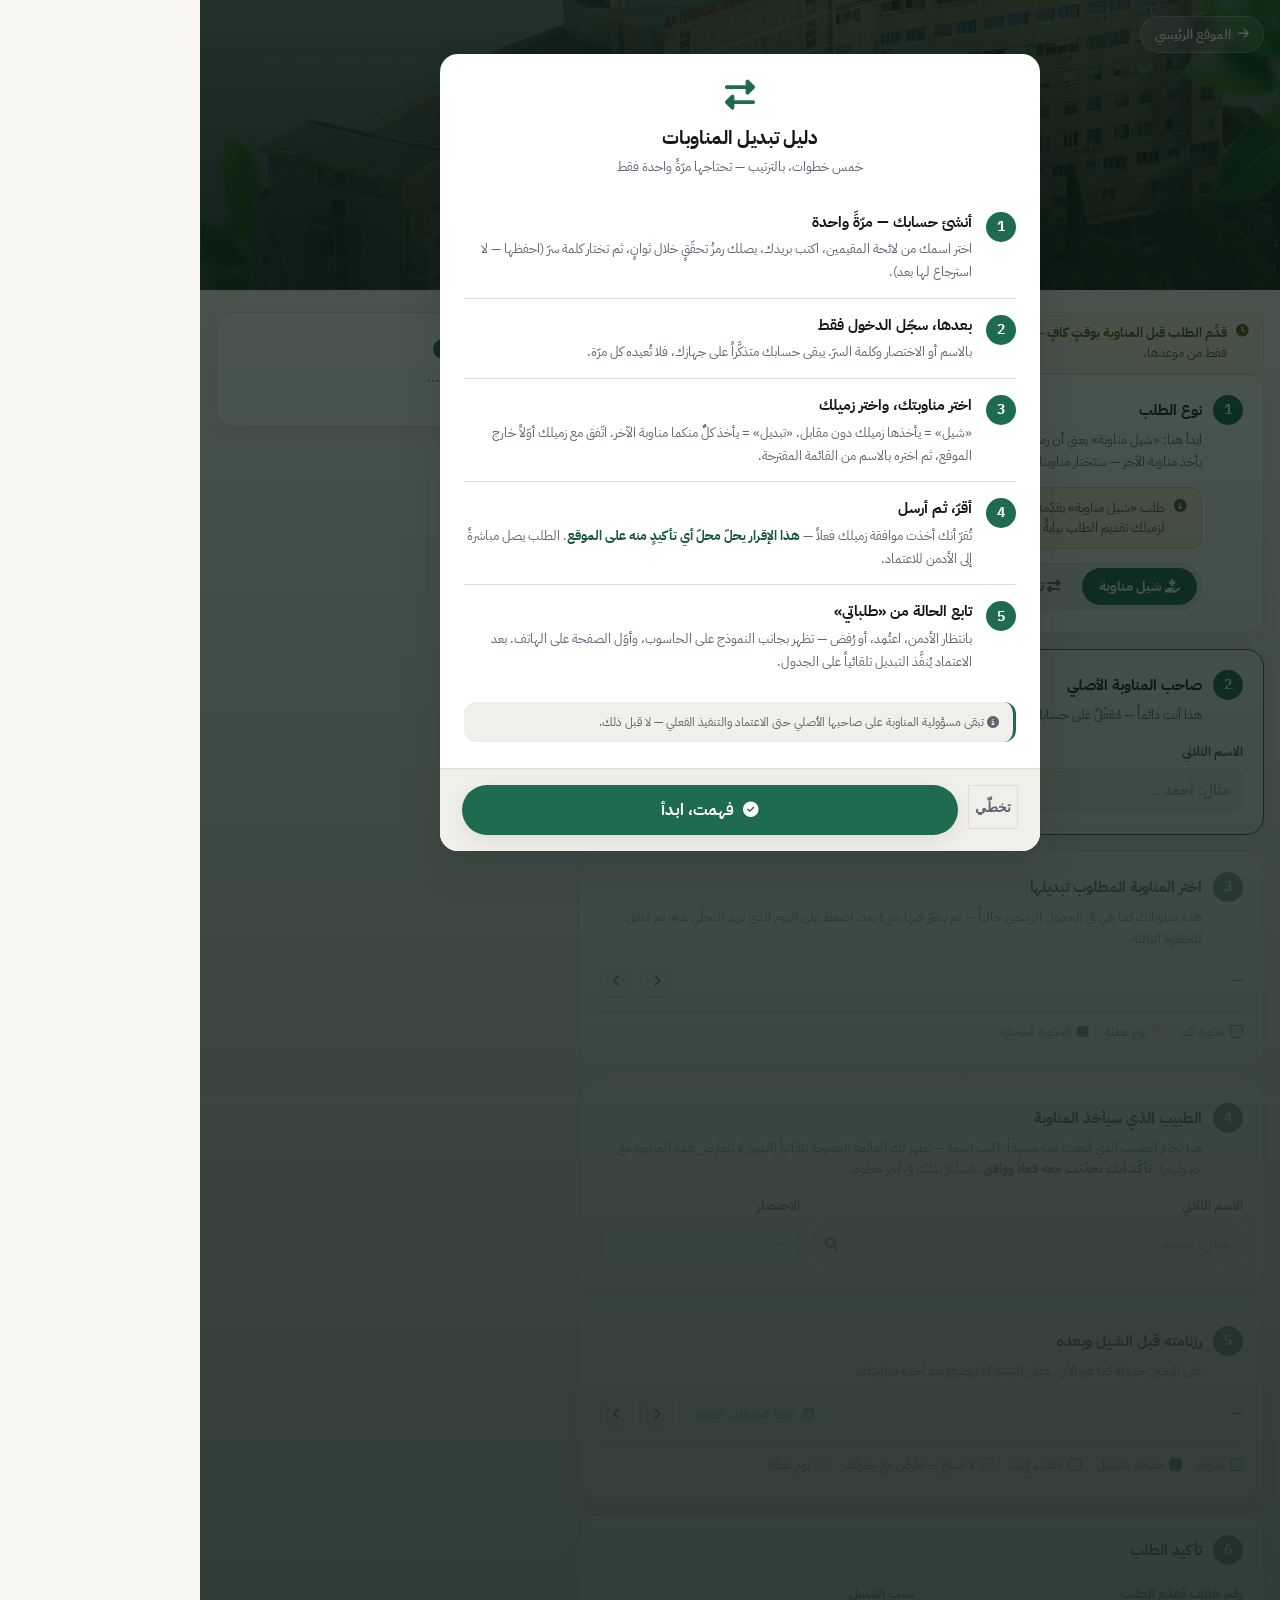
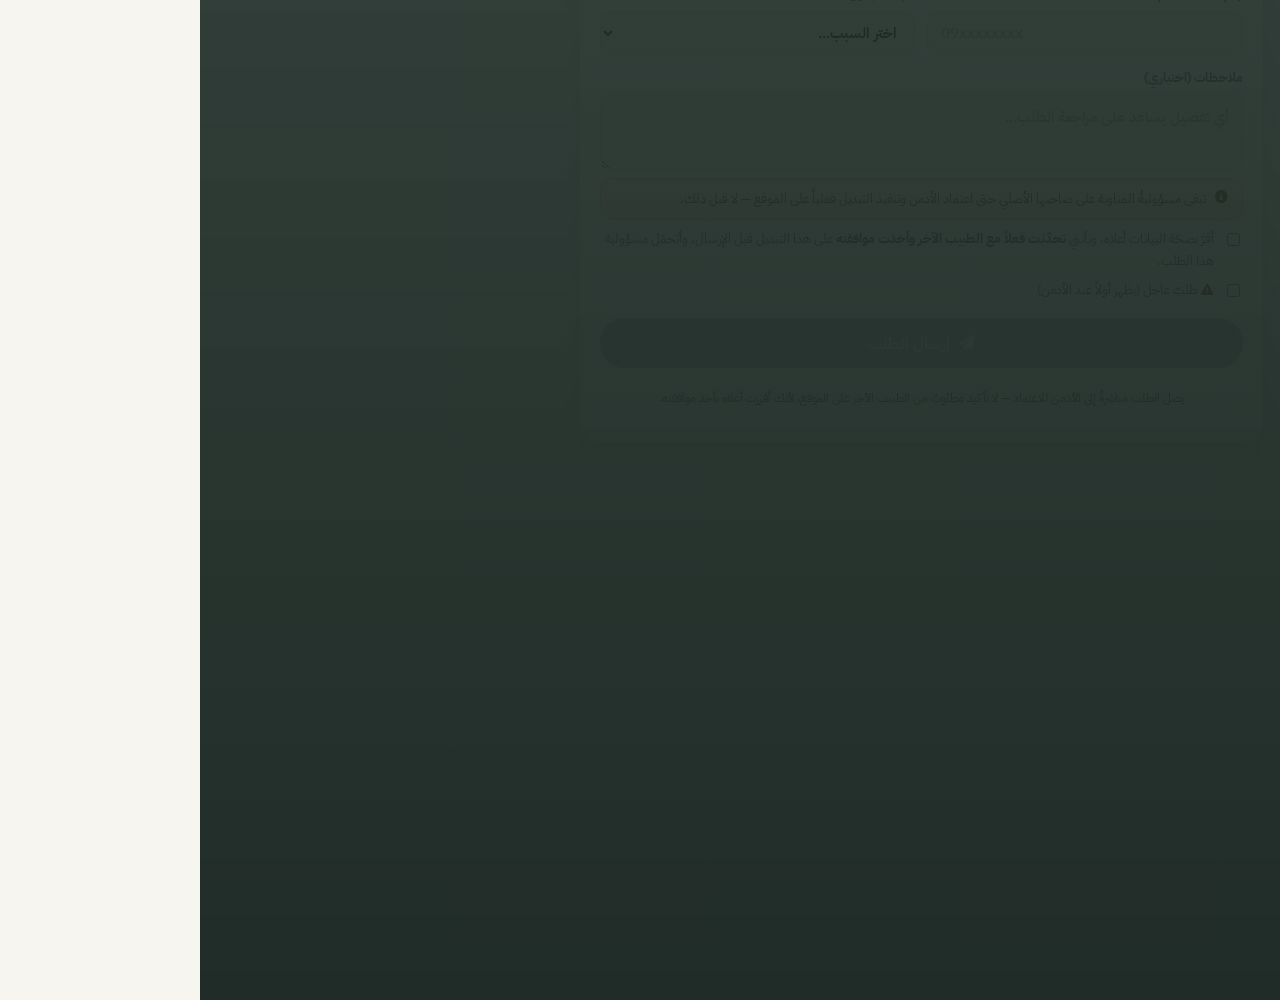
<file: _shot.html>
<!doctype html><html lang="ar" dir="rtl"><head><meta charset="utf-8">
<style>html,body{margin:0;background:#f7f5f0;overflow:hidden}
iframe{width:1080px;height:2600px;border:0;display:block;transform-origin:top right}</style></head>
<body><iframe id="f" src="swap.html?from=%D9%8A%D9%88%D8%B2%D8%BA%D8%A7%D8%AF%D9%84%D9%8A"></iframe>
<script>
const P = new URLSearchParams(location.search);
const step = P.get('step') || '1';
const wait = ms => new Promise(r => setTimeout(r, ms));
const f = document.getElementById('f');
f.onload = async () => {
  const w = f.contentWindow, d = f.contentDocument;
  for (let i=0;i<80 && d.getElementById('form').hidden;i++) await wait(400);
  await wait(700);
  const $ = id => d.getElementById(id);
  const q = s => d.querySelector(s);
  const pick = () => d.querySelectorAll('#cal1 .day.pick')[0].click();

  if (step >= 2) { pick(); await wait(500); }
  if (step >= 3) { q('[data-kind="تبديل"]').click(); await wait(900); }
  if (step >= 4) { $('stripOk').click(); await wait(900); }
  if (step >= 5) { $('stripOk').click(); await wait(500); q('.cand').click(); await wait(900); }
  if (step >= 6) { const g = q('.ba-side .day.swappable') || q('#cal2 .day.swappable'); if (g) g.click(); await wait(700); }
  if (step == 7) { q('[data-kind="شيل"]').click(); await wait(800); q('.cand').click(); await wait(900); }

  // frame the section this step is about
  const anchors = {1:'#s2',2:'#s3',3:'#s4',4:'#s4',5:'#s5',6:'#s6',7:'#s5'};
  const el = d.querySelector(anchors[step] || '#s2');
  if (el) w.scrollTo(0, Math.max(0, el.getBoundingClientRect().top + w.scrollY - 20));
  await wait(500);
  document.title = 'READY';
};
</script></body></html>
</file>
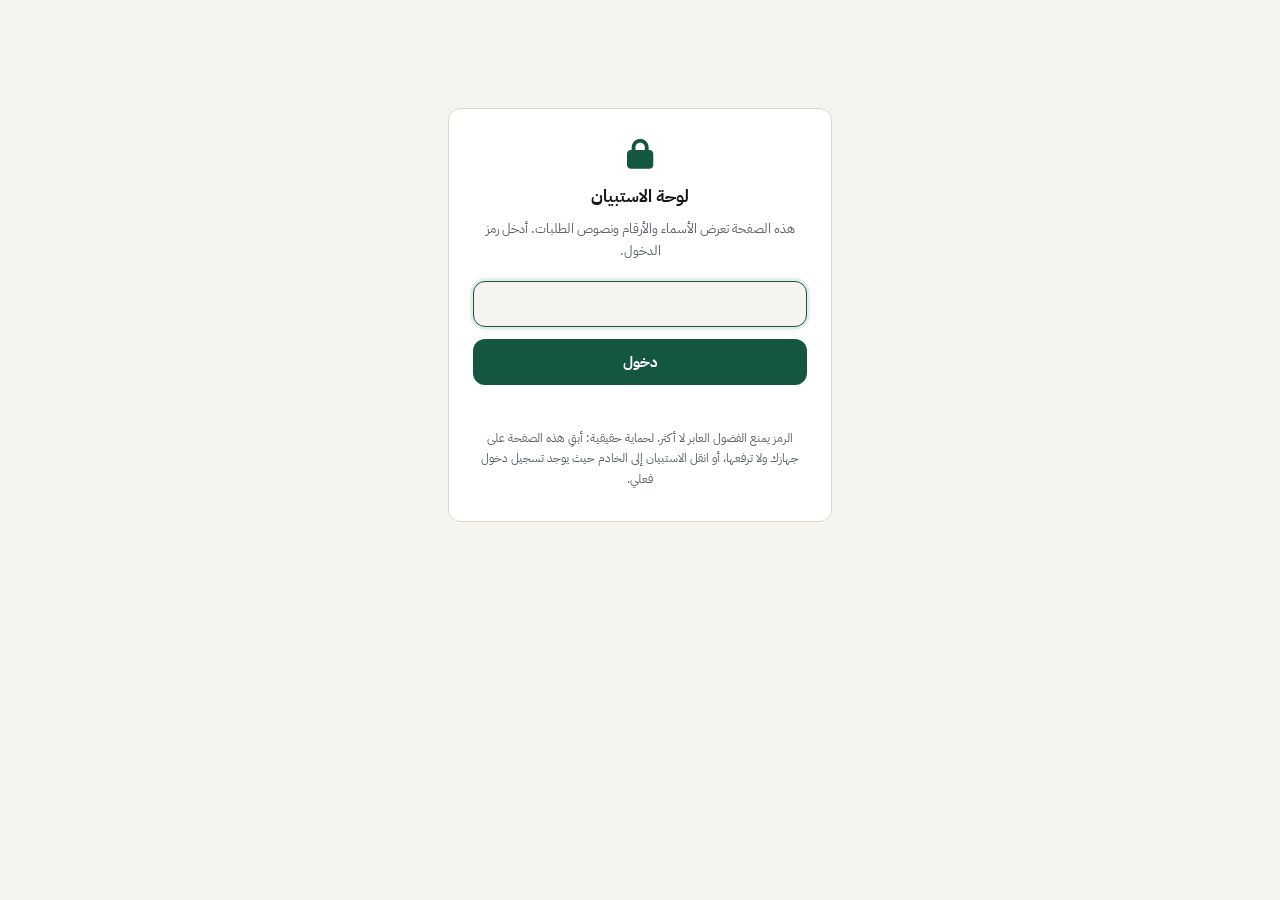
<file: survey-admin.html>
<!DOCTYPE html>
<html lang="ar" dir="rtl">
<head>
<meta charset="UTF-8">
<meta name="viewport" content="width=device-width,initial-scale=1.0">
<meta http-equiv="Cache-Control" content="no-cache, no-store, must-revalidate">
<meta name="robots" content="noindex, nofollow, noarchive">
<title>لوحة الاستبيان — مسؤول الجدول</title>
<link rel="icon" type="image/x-icon" href="data:image/svg+xml,<svg xmlns='http://www.w3.org/2000/svg' viewBox='0 0 100 100'><text y='.9em' font-size='90'>🗂️</text></svg>">
<link rel="preconnect" href="https://fonts.googleapis.com">
<link rel="preconnect" href="https://fonts.gstatic.com" crossorigin>
<link rel="stylesheet" href="https://cdnjs.cloudflare.com/ajax/libs/font-awesome/6.4.0/css/all.min.css" media="print" onload="this.media='all'">
<link href="https://fonts.googleapis.com/css2?family=IBM+Plex+Sans+Arabic:wght@400;500;600;700&display=swap" rel="stylesheet">
<link rel="stylesheet" href="survey.css?v=__BUILD_ID__">
<script>
/* ─────────────────────────────────────────────────────────────────────────
   رمز الدخول. غيّره متى شئت — سطرٌ واحد.
   واعلم ما هو: **سترٌ لا أمان.** الصفحة تُقرأ في متصفّح الزائر، فمن فتح
   شيفرتها رأى الرمز. إن كانت الأسماء والأرقام لا يجوز أن تُرى، فلا تنشر هذه
   الصفحة على الإنترنت أصلاً: افتحها من جهازك (نقراً مزدوجاً على الملف)،
   فهي تعمل من القرص كما تعمل من الشبكة.
   اتركه فارغاً ('') لتعطيل البوّابة كلّها.
   ───────────────────────────────────────────────────────────────────────── */
window.SURVEY_ADMIN_CODE = '2026';
</script>
</head>
<body>

<div class="gate" id="gate">
  <div class="card">
    <i class="fas fa-lock lock"></i>
    <h2>لوحة الاستبيان</h2>
    <p>هذه الصفحة تعرض الأسماء والأرقام ونصوص الطلبات. أدخل رمز الدخول.</p>
    <form id="gateForm" autocomplete="off">
      <input id="gateInput" type="password" inputmode="numeric" autocomplete="off" aria-label="رمز الدخول">
      <button id="gateBtn" type="submit">دخول</button>
    </form>
    <div class="err" id="gateErr" role="alert"></div>
    <div class="note">
      الرمز يمنع الفضول العابر لا أكثر. لحماية حقيقية: أبقِ هذه الصفحة على جهازك
      ولا ترفعها، أو انقل الاستبيان إلى الخادم حيث يوجد تسجيل دخول فعلي.
    </div>
  </div>
</div>

<div id="page" hidden>
  <header class="hero">
    <img class="hero-bg" src="bg.webp?v=__BUILD_ID__" alt="" loading="eager"
         onerror="this.onerror=null;this.src='bg.png?v=__BUILD_ID__';">
    <div class="hero-tools">
      <button class="icon-btn" id="darkBtn" aria-label="تغيير الوضع الليلي"><i class="fas fa-moon" id="darkIcon"></i></button>
      <a class="icon-btn" href="survey.html" aria-label="الصفحة العامة" title="الصفحة العامة"><i class="fas fa-chart-simple"></i></a>
    </div>
    <div class="hero-kicker">خاص بمسؤول الجدول</div>
    <h1>لوحة الاستبيان الكاملة</h1>
    <div class="dept">الطلبات والتوصيات بأسمائها وأسبابها</div>
    <div class="hero-meta">
      <span class="hero-pill"><i class="fas fa-eye"></i> تعرض الأسماء وأرقام الهواتف</span>
      <button class="hero-pill" id="refreshBtn" type="button"><i class="fas fa-rotate"></i> تحديث</button>
    </div>
  </header>

  <main class="wrap">
    <div class="toolbar">
      <label for="monthPicker" style="font-size:12.6px;font-weight:700;color:var(--ink-2)">الشهر</label>
      <select class="picker" id="monthPicker" aria-label="اختيار الشهر"></select>
    </div>

    <div class="status" id="status" role="status" aria-live="polite"></div>
    <div id="content"></div>
  </main>

  <footer class="foot">
    <div class="privacy"><i class="fas fa-triangle-exclamation"></i> ما في هذه الصفحة شخصيّ — لا تُشارك لقطات شاشتها.</div>
    <div><a href="survey.html">الصفحة العامة</a> · <a href="index.html">موقع القسم</a></div>
  </footer>
</div>

<script src="js/core/namespace.js?v=__BUILD_ID__"></script>
<script src="js/core/storage.js?v=__BUILD_ID__"></script>
<script src="js/core/config.js?v=__BUILD_ID__"></script>
<script src="js/core/logger.js?v=__BUILD_ID__"></script>
<script src="js/core/text.js?v=__BUILD_ID__"></script>
<script src="js/core/dates.js?v=__BUILD_ID__"></script>
<!-- لائحة المقيمين: لحساب عبء الفروز. الاستبيان يعرف رأي الشهر،
     واللائحة تعرف تاريخ فروز كل طبيب شهراً بشهر. -->
<script src="js/core/status.js?v=__BUILD_ID__"></script>
<script src="js/data/schema.js?v=__BUILD_ID__"></script>
<script src="js/data/header-map.js?v=__BUILD_ID__"></script>
<script src="js/data/parsers/residents.js?v=__BUILD_ID__"></script>
<script src="js/data/gviz-client.js?v=__BUILD_ID__"></script>
<script src="js/data/survey-responses.js?v=__BUILD_ID__"></script>
<script src="js/domain/survey-stats.js?v=__BUILD_ID__"></script>
<script src="js/views/survey-ui.js?v=__BUILD_ID__"></script>
<script src="js/views/survey-admin.js?v=__BUILD_ID__"></script>
</body>
</html>
</file>
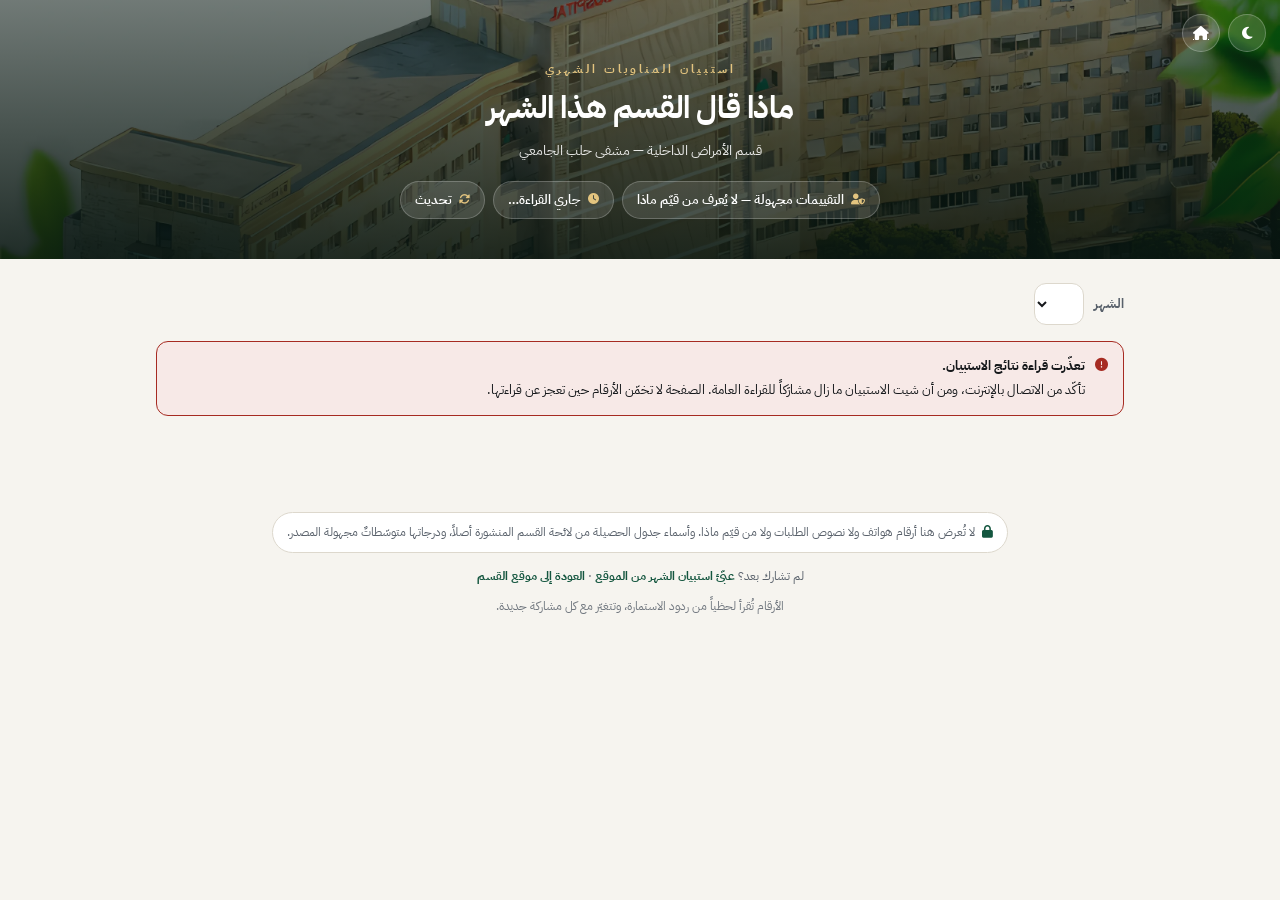
<file: survey.html>
<!DOCTYPE html>
<html lang="ar" dir="rtl">
<head>
<meta charset="UTF-8">
<meta name="viewport" content="width=device-width,initial-scale=1.0">
<meta http-equiv="Cache-Control" content="no-cache, no-store, must-revalidate">
<meta name="description" content="نتائج استبيان المناوبات الشهري — تقييمات مجهولة وحصيلة الفروز لكل طبيب.">
<meta name="robots" content="noindex">
<title>نتائج استبيان المناوبات — قسم الأمراض الداخلية</title>
<link rel="icon" type="image/x-icon" href="data:image/svg+xml,<svg xmlns='http://www.w3.org/2000/svg' viewBox='0 0 100 100'><text y='.9em' font-size='90'>📊</text></svg>">
<link rel="preconnect" href="https://fonts.googleapis.com">
<link rel="preconnect" href="https://fonts.gstatic.com" crossorigin>
<link rel="stylesheet" href="https://cdnjs.cloudflare.com/ajax/libs/font-awesome/6.4.0/css/all.min.css" media="print" onload="this.media='all'">
<link href="https://fonts.googleapis.com/css2?family=IBM+Plex+Sans+Arabic:wght@400;500;600;700&display=swap" rel="stylesheet">
<link rel="preload" as="image" href="bg.webp?v=__BUILD_ID__" fetchpriority="high">
<link rel="stylesheet" href="survey.css?v=__BUILD_ID__">
</head>
<body>

<header class="hero">
  <img class="hero-bg" src="bg.webp?v=__BUILD_ID__" alt="" loading="eager" fetchpriority="high"
       onerror="this.onerror=null;this.src='bg.png?v=__BUILD_ID__';">
  <div class="hero-tools">
    <button class="icon-btn" id="darkBtn" aria-label="تغيير الوضع الليلي"><i class="fas fa-moon" id="darkIcon"></i></button>
    <a class="icon-btn" href="index.html" aria-label="العودة إلى الموقع" title="العودة إلى الموقع"><i class="fas fa-house"></i></a>
  </div>
  <div class="hero-kicker">استبيان المناوبات الشهري</div>
  <h1>ماذا قال القسم هذا الشهر</h1>
  <div class="dept">قسم الأمراض الداخلية — مشفى حلب الجامعي</div>
  <div class="hero-meta">
    <span class="hero-pill"><i class="fas fa-user-shield"></i> التقييمات مجهولة — لا يُعرف من قيّم ماذا</span>
    <span class="hero-pill" id="lastAnswer"><i class="fas fa-clock"></i> جاري القراءة…</span>
    <button class="hero-pill" id="refreshBtn" type="button"><i class="fas fa-rotate"></i> تحديث</button>
  </div>
</header>

<main class="wrap">
  <div class="toolbar">
    <label for="monthPicker" style="font-size:12.6px;font-weight:700;color:var(--ink-2)">الشهر</label>
    <select class="picker" id="monthPicker" aria-label="اختيار الشهر"></select>
  </div>

  <div class="status" id="status" role="status" aria-live="polite"></div>

  <noscript>
    <div class="card"><div class="empty">هذه الصفحة تقرأ النتائج مباشرةً من جدول Google، ولذلك تحتاج JavaScript مفعّلاً.</div></div>
  </noscript>

  <div id="content"></div>
</main>

<footer class="foot">
  <div class="privacy"><i class="fas fa-lock"></i> لا تُعرض هنا أرقام هواتف ولا نصوص الطلبات ولا من قيّم ماذا. وأسماء جدول الحصيلة من لائحة القسم المنشورة أصلاً، ودرجاتها متوسّطاتٌ مجهولة المصدر.</div>
  <div>
    لم تشارك بعد؟
    <a href="index.html#survey12">عبّئ استبيان الشهر من الموقع</a>
    · <a href="index.html">العودة إلى موقع القسم</a>
  </div>
  <div style="margin-top:6px;opacity:.85">الأرقام تُقرأ لحظياً من ردود الاستمارة، وتتغيّر مع كل مشاركة جديدة.</div>
</footer>

<script src="js/core/namespace.js?v=__BUILD_ID__"></script>
<script src="js/core/storage.js?v=__BUILD_ID__"></script>
<script src="js/core/config.js?v=__BUILD_ID__"></script>
<script src="js/core/logger.js?v=__BUILD_ID__"></script>
<script src="js/core/text.js?v=__BUILD_ID__"></script>
<script src="js/core/dates.js?v=__BUILD_ID__"></script>
<script src="js/core/status.js?v=__BUILD_ID__"></script>
<script src="js/data/schema.js?v=__BUILD_ID__"></script>
<script src="js/data/header-map.js?v=__BUILD_ID__"></script>
<script src="js/data/parsers/residents.js?v=__BUILD_ID__"></script>
<script src="js/data/gviz-client.js?v=__BUILD_ID__"></script>
<script src="js/data/survey-responses.js?v=__BUILD_ID__"></script>
<script src="js/domain/survey-stats.js?v=__BUILD_ID__"></script>
<script src="js/views/survey-ui.js?v=__BUILD_ID__"></script>
<script src="js/views/survey-public.js?v=__BUILD_ID__"></script>
</body>
</html>
</file>
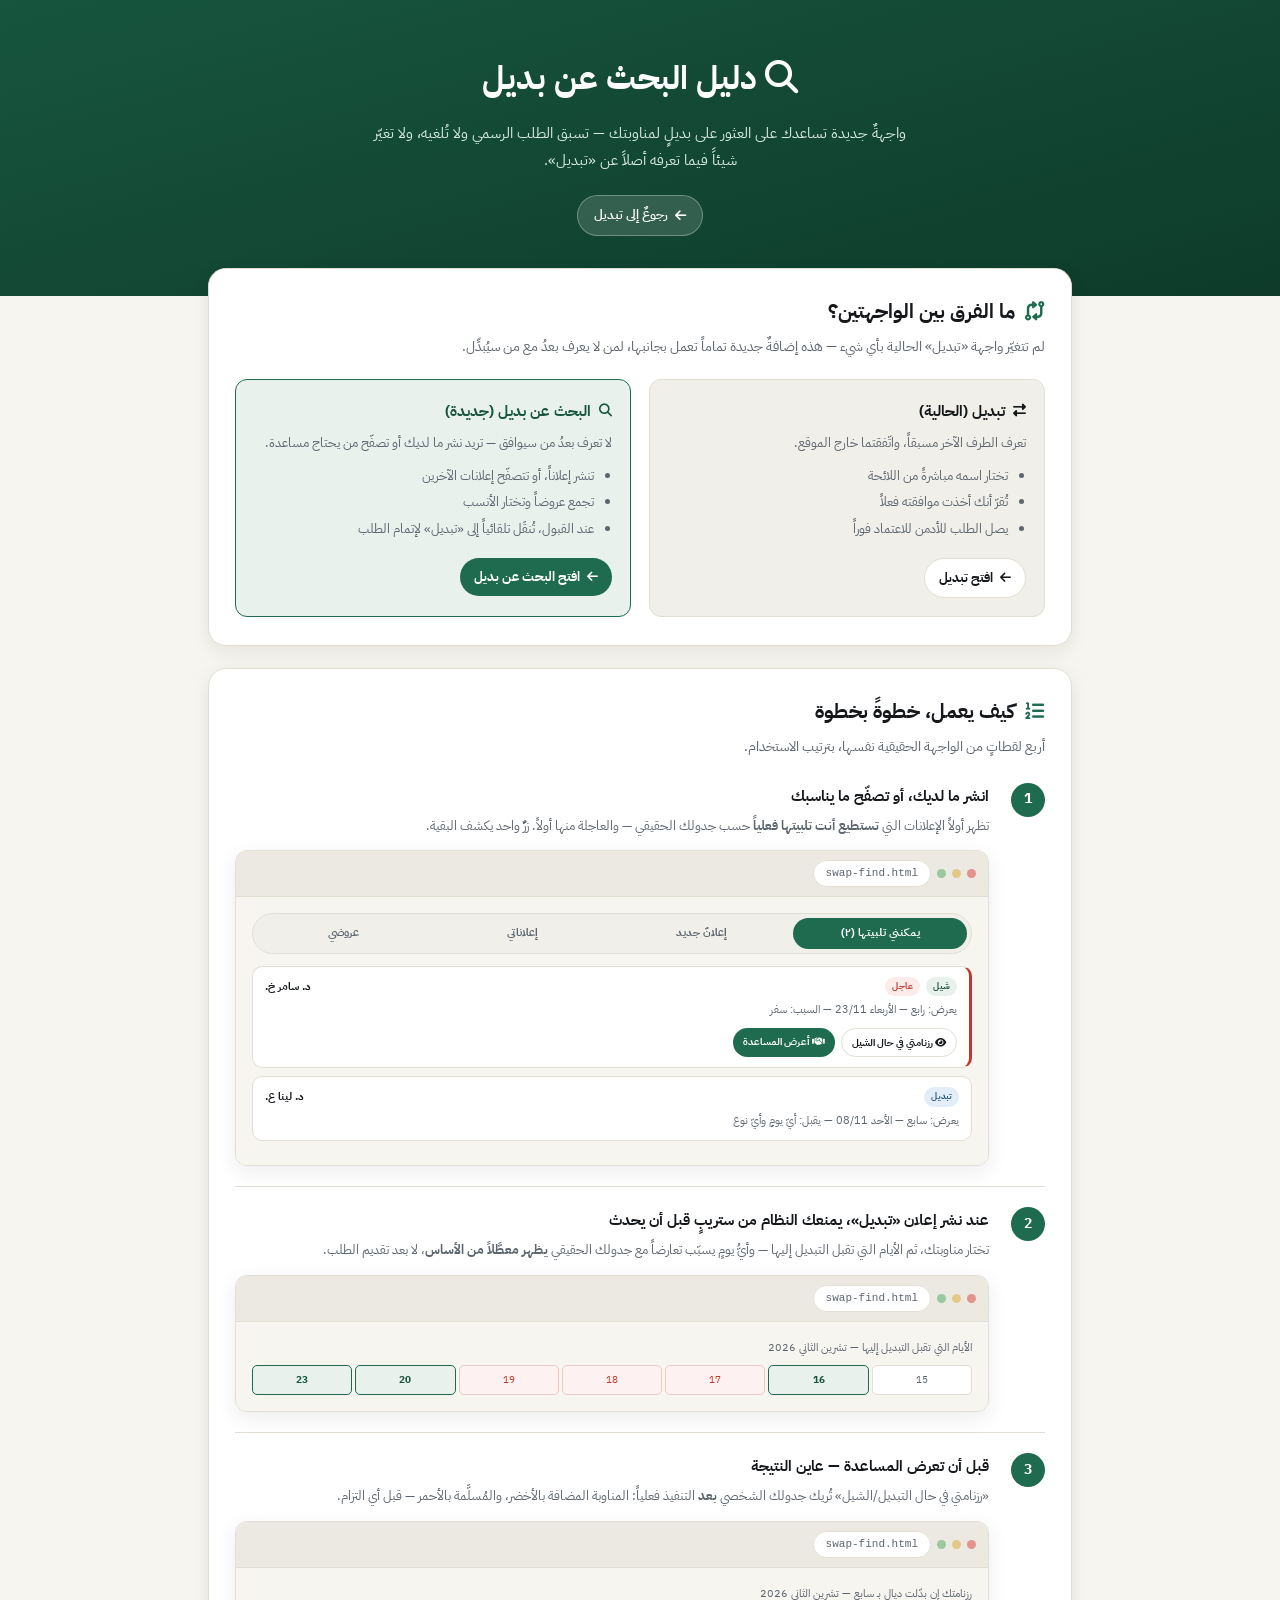
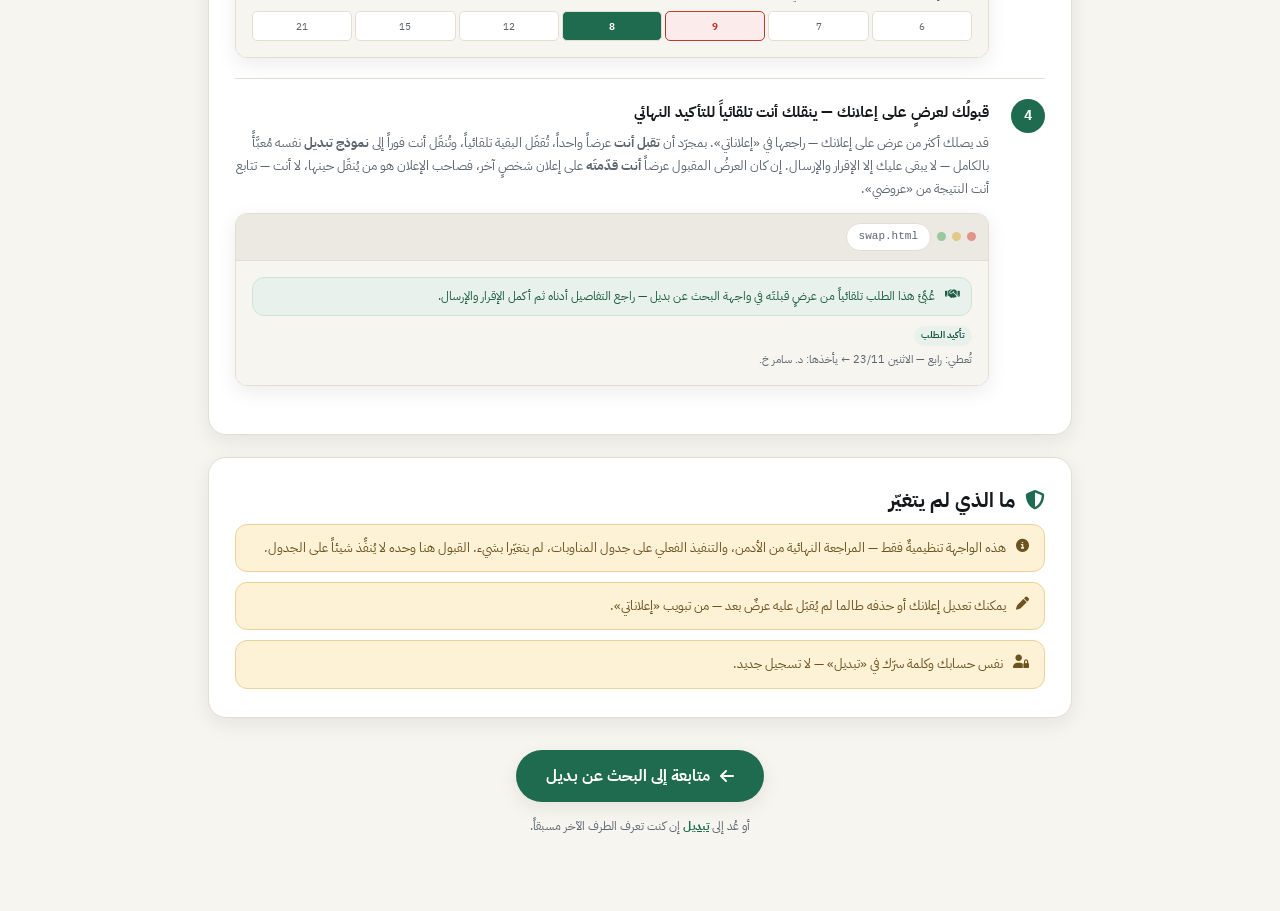
<file: swap-find-guide.html>
<!DOCTYPE html>
<html lang="ar" dir="rtl">
<head>
<meta charset="UTF-8">
<meta name="viewport" content="width=device-width,initial-scale=1.0">
<title>دليل البحث عن بديل — قسم الأمراض الداخلية</title>
<link rel="icon" type="image/x-icon" href="data:image/svg+xml,<svg xmlns='http://www.w3.org/2000/svg' viewBox='0 0 100 100'><text y='.9em' font-size='90'>🔎</text></svg>">
<link rel="preconnect" href="https://fonts.googleapis.com">
<link rel="preconnect" href="https://fonts.gstatic.com" crossorigin>
<link rel="stylesheet" href="https://cdnjs.cloudflare.com/ajax/libs/font-awesome/6.4.0/css/all.min.css" media="print" onload="this.media='all'">
<link href="https://fonts.googleapis.com/css2?family=IBM+Plex+Sans+Arabic:wght@400;500;600;700&display=swap" rel="stylesheet">
<style>
:root{
  --paper:#f7f5f0; --surface:#fff; --surface-sunk:#f1efe9; --ink:#15181b; --ink-2:#5d6670;
  --rule:#e2ded4; --primary:#1f6b4f; --primary-strong:#17553e; --primary-soft:#e8f1ec;
  --signal:#c0392b; --signal-soft:#fbeceb; --blue:#2a5a8c; --blue-soft:#e3edf7;
  --radius:12px; --radius-lg:18px;
  --shadow-md:0 6px 20px rgba(20,24,28,.08); --shadow-lg:0 18px 44px rgba(20,24,28,.14);
}
*{box-sizing:border-box}
body{margin:0;background:var(--paper);color:var(--ink);
  font-family:'IBM Plex Sans Arabic','Segoe UI',Tahoma,sans-serif;font-size:15px;line-height:1.75;
  -webkit-font-smoothing:antialiased}
.num{font-variant-numeric:tabular-nums;direction:ltr;unicode-bidi:isolate;display:inline-block}

.hero{position:relative;overflow:hidden;color:#fff;padding:50px 20px 60px;text-align:center;
  background:linear-gradient(165deg,var(--primary-strong),#0e3b2a)}
.hero h1{margin:0;font-size:clamp(1.6em,4.6vw,2.2em);font-weight:700}
.hero p{margin:12px auto 0;max-width:560px;font-size:1.02em;color:#d9ebe1}
.hero .back{display:inline-flex;align-items:center;gap:7px;margin-top:22px;color:#fff;text-decoration:none;
  font-size:13px;font-weight:600;background:rgba(255,255,255,.14);border:1px solid rgba(255,255,255,.3);
  border-radius:999px;padding:8px 16px}
.hero .back:hover{background:rgba(255,255,255,.22)}

.wrap{max-width:900px;margin:0 auto;padding:0 18px 70px}
.section{margin-top:-28px;position:relative;z-index:2}
.card{background:var(--surface);border:1px solid var(--rule);border-radius:var(--radius-lg);
  box-shadow:var(--shadow-md);padding:26px 26px 28px;margin-bottom:22px}
h2.sec-title{margin:0 0 6px;font-size:1.3em;display:flex;align-items:center;gap:10px}
h2.sec-title i{color:var(--primary)}
.sec-sub{margin:0 0 20px;color:var(--ink-2);font-size:13.5px}

/* مقارنة الواجهتين */
.compare{display:grid;grid-template-columns:1fr 1fr;gap:18px}
@media(max-width:680px){.compare{grid-template-columns:1fr}}
.compare .col{border:1px solid var(--rule);border-radius:var(--radius);padding:18px;background:var(--surface-sunk)}
.compare .col.highlight{border-color:var(--primary);background:var(--primary-soft)}
.compare .col h3{margin:0 0 4px;font-size:15px;display:flex;align-items:center;gap:8px}
.compare .col h3 i{font-size:13px}
.compare .col.highlight h3{color:var(--primary-strong)}
.compare .col p{margin:8px 0 0;font-size:13px;color:var(--ink-2)}
.compare .col ul{margin:10px 0 0;padding-inline-start:18px;font-size:12.8px;color:var(--ink-2)}
.compare .col li{margin:4px 0}
.compare .go{display:inline-flex;align-items:center;gap:7px;margin-top:14px;font-size:12.5px;font-weight:700;
  padding:8px 14px;border-radius:999px;text-decoration:none}
.compare .col:not(.highlight) .go{background:var(--surface);border:1px solid var(--rule);color:var(--ink)}
.compare .col.highlight .go{background:var(--primary);color:#fff}

/* خطوات مرقّمة */
.steps{counter-reset:step}
.step{display:grid;grid-template-columns:40px 1fr;gap:16px;padding:20px 0;border-top:1px solid var(--rule)}
.step:first-child{border-top:0;padding-top:4px}
.step .num-badge{width:34px;height:34px;border-radius:50%;background:var(--primary);color:#fff;
  display:grid;place-items:center;font-weight:700;font-size:14px}
.step h3{margin:0 0 6px;font-size:15px}
.step p{margin:0 0 12px;font-size:13.3px;color:var(--ink-2)}

/* إطارٌ يشبه نافذة متصفّح — لعرض «لقطات» الواجهة الحقيقية بأمانةٍ بصريّة */
.mock-frame{border:1px solid var(--rule);border-radius:12px;overflow:hidden;box-shadow:var(--shadow-md);background:#fff}
.mock-bar{display:flex;align-items:center;gap:6px;padding:9px 12px;background:#ece9e2;border-bottom:1px solid var(--rule)}
.mock-bar .dot{width:9px;height:9px;border-radius:50%;background:#d7d2c6}
.mock-bar .dot:first-child{background:#e2938c}
.mock-bar .dot:nth-child(2){background:#e3c988}
.mock-bar .dot:nth-child(3){background:#9bc99f}
.mock-bar .url{margin-inline-start:10px;font-size:11px;color:var(--ink-2);background:#fff;border:1px solid var(--rule);
  border-radius:999px;padding:3px 12px;font-family:monospace;direction:ltr}
.mock-body{padding:16px;background:var(--paper)}
.mock-label{position:absolute;top:10px;inset-inline-end:10px;background:var(--ochre,#b8862b);color:#fff;font-size:10px;
  font-weight:700;padding:2px 9px;border-radius:999px}

/* إعادة استخدام نفس مكوّنات swap-find.html حرفياً داخل الإطار */
.m-tabs{display:flex;gap:5px;background:var(--surface-sunk);border:1px solid var(--rule);border-radius:999px;
  padding:4px;margin-bottom:12px;font-size:10.5px}
.m-tabs span{flex:1;text-align:center;padding:6px 4px;border-radius:999px;font-weight:700;color:var(--ink-2)}
.m-tabs span.on{background:var(--primary);color:#fff}
.m-card{border:1px solid var(--rule);border-radius:10px;padding:10px 12px;margin-bottom:8px;background:#fff;font-size:11.5px}
.m-card.urgent{border-inline-start:3px solid var(--signal)}
.m-badge{font-size:9px;font-weight:700;padding:2px 7px;border-radius:999px;display:inline-block}
.m-badge.shel{background:var(--primary-soft);color:var(--primary-strong)}
.m-badge.swap{background:var(--blue-soft);color:var(--blue)}
.m-badge.urgent{background:var(--signal-soft);color:var(--signal)}
.m-row{display:flex;align-items:center;gap:6px;flex-wrap:wrap;margin-bottom:4px}
.m-who{font-weight:700;margin-inline-start:auto;font-size:11px}
.m-what{color:var(--ink-2);font-size:11px}
.m-btns{display:flex;gap:6px;margin-top:8px}
.m-btn{font-size:10px;font-weight:700;padding:5px 10px;border-radius:999px;border:1px solid var(--rule);background:#fff}
.m-btn.primary{background:var(--primary);color:#fff;border:0}
.m-cal{display:grid;grid-template-columns:repeat(7,1fr);gap:3px;margin-top:8px}
.m-day{height:30px;border:1px solid var(--rule);border-radius:5px;display:flex;align-items:center;justify-content:center;
  font-size:10px;color:var(--ink-2);background:#fff}
.m-day.blocked{background:#fdf2f1;border-color:#f0c9c4;color:var(--signal)}
.m-day.pick{background:var(--primary-soft);border-color:var(--primary);color:var(--primary-strong);font-weight:700}
.m-day.added{background:var(--primary);color:#fff;font-weight:700}
.m-day.removed{background:var(--signal-soft);border-color:var(--signal);color:var(--signal);font-weight:700}
.mock-caption{font-size:11.5px;color:var(--ink-2);text-align:center;margin-top:9px}

.note{margin:0;background:#fdf1d6;border:1px solid #e8d49a;color:#6b5420;border-radius:var(--radius);
  padding:12px 15px;font-size:13px;display:flex;gap:10px;align-items:flex-start;line-height:1.7}
.note i{margin-top:2px}
.note.ok{background:var(--primary-soft);border-color:#cfe3d8;color:#1d5c41}

.cta{text-align:center;padding:10px 10px 4px}
.cta .btn{display:inline-flex;align-items:center;gap:10px;height:52px;padding:0 30px;border:0;border-radius:999px;
  background:var(--primary);color:#fff;font-family:inherit;font-size:16px;font-weight:700;cursor:pointer;
  text-decoration:none;box-shadow:var(--shadow-md);transition:all .15s}
.cta .btn:hover{background:var(--primary-strong);transform:translateY(-1px);box-shadow:var(--shadow-lg)}
.cta p{margin:14px 0 0;font-size:12px;color:var(--ink-2)}
</style>
</head>
<body>

<header class="hero">
  <h1><i class="fas fa-magnifying-glass"></i> دليل البحث عن بديل</h1>
  <p>واجهةٌ جديدة تساعدك على العثور على بديلٍ لمناوبتك — تسبق الطلب الرسمي ولا تُلغيه، ولا تغيّر شيئاً فيما تعرفه أصلاً عن «تبديل».</p>
  <a class="back" href="swap.html"><i class="fas fa-arrow-left"></i> رجوعٌ إلى تبديل</a>
</header>

<div class="wrap">
  <div class="section">
    <div class="card">
      <h2 class="sec-title"><i class="fas fa-code-compare"></i> ما الفرق بين الواجهتين؟</h2>
      <p class="sec-sub">لم تتغيّر واجهة «تبديل» الحالية بأي شيء — هذه إضافةٌ جديدة تماماً تعمل بجانبها، لمن لا يعرف بعدُ مع من سيُبدِّل.</p>

      <div class="compare">
        <div class="col">
          <h3><i class="fas fa-right-left"></i> تبديل (الحالية)</h3>
          <p>تعرف الطرف الآخر مسبقاً، واتّفقتما خارج الموقع.</p>
          <ul>
            <li>تختار اسمه مباشرةً من اللائحة</li>
            <li>تُقرّ أنك أخذت موافقته فعلاً</li>
            <li>يصل الطلب للأدمن للاعتماد فوراً</li>
          </ul>
          <a class="go" href="swap.html"><i class="fas fa-arrow-left"></i> افتح تبديل</a>
        </div>
        <div class="col highlight">
          <h3><i class="fas fa-magnifying-glass"></i> البحث عن بديل (جديدة)</h3>
          <p>لا تعرف بعدُ من سيوافق — تريد نشر ما لديك أو تصفّح من يحتاج مساعدة.</p>
          <ul>
            <li>تنشر إعلاناً، أو تتصفّح إعلانات الآخرين</li>
            <li>تجمع عروضاً وتختار الأنسب</li>
            <li>عند القبول، تُنقَل تلقائياً إلى «تبديل» لإتمام الطلب</li>
          </ul>
          <a class="go" href="swap-find.html"><i class="fas fa-arrow-left"></i> افتح البحث عن بديل</a>
        </div>
      </div>
    </div>

    <div class="card">
      <h2 class="sec-title"><i class="fas fa-list-ol"></i> كيف يعمل، خطوةً بخطوة</h2>
      <p class="sec-sub">أربع لقطاتٍ من الواجهة الحقيقية نفسها، بترتيب الاستخدام.</p>

      <div class="steps">
        <div class="step">
          <div class="num-badge">1</div>
          <div>
            <h3>انشر ما لديك، أو تصفّح ما يناسبك</h3>
            <p>تظهر أولاً الإعلانات التي <b>تستطيع أنت تلبيتها فعلياً</b> حسب جدولك الحقيقي — والعاجلة منها أولاً. زرٌّ واحد يكشف البقية.</p>
            <div class="mock-frame">
              <div class="mock-bar"><span class="dot"></span><span class="dot"></span><span class="dot"></span>
                <span class="url">swap-find.html</span></div>
              <div class="mock-body">
                <div class="m-tabs"><span class="on">يمكنني تلبيتها (٢)</span><span>إعلانٌ جديد</span><span>إعلاناتي</span><span>عروضي</span></div>
                <div class="m-card urgent">
                  <div class="m-row"><span class="m-badge shel">شيل</span><span class="m-badge urgent">عاجل</span><span class="m-who">د. سامر خ.</span></div>
                  <div class="m-what">يعرض: رابع — الأربعاء <span class="num">23/11</span> — السبب: سفر</div>
                  <div class="m-btns"><span class="m-btn"><i class="fas fa-eye"></i> رزنامتي في حال الشيل</span><span class="m-btn primary"><i class="fas fa-handshake"></i> أعرض المساعدة</span></div>
                </div>
                <div class="m-card">
                  <div class="m-row"><span class="m-badge swap">تبديل</span><span class="m-who">د. لينا ع.</span></div>
                  <div class="m-what">يعرض: سابع — الأحد <span class="num">08/11</span> — يقبل: أيّ يومٍ وأيّ نوع</div>
                </div>
              </div>
            </div>
          </div>
        </div>

        <div class="step">
          <div class="num-badge">2</div>
          <div>
            <h3>عند نشر إعلان «تبديل»، يمنعك النظام من ستريبٍ قبل أن يحدث</h3>
            <p>تختار مناوبتك، ثم الأيام التي تقبل التبديل إليها — وأيُّ يومٍ يسبّب تعارضاً مع جدولك الحقيقي <b>يظهر معطَّلاً من الأساس</b>، لا بعد تقديم الطلب.</p>
            <div class="mock-frame">
              <div class="mock-bar"><span class="dot"></span><span class="dot"></span><span class="dot"></span>
                <span class="url">swap-find.html</span></div>
              <div class="mock-body">
                <div class="m-what" style="margin-bottom:6px">الأيام التي تقبل التبديل إليها — تشرين الثاني 2026</div>
                <div class="m-cal">
                  <div class="m-day">15</div><div class="m-day pick">16</div><div class="m-day blocked" title="مناوبة في اليوم التالي">17</div>
                  <div class="m-day blocked" title="مناوبة في نفس اليوم">18</div><div class="m-day blocked" title="مناوبة في اليوم السابق">19</div>
                  <div class="m-day pick">20</div><div class="m-day pick">23</div>
                </div>
              </div>
            </div>
          </div>
        </div>

        <div class="step">
          <div class="num-badge">3</div>
          <div>
            <h3>قبل أن تعرض المساعدة — عاين النتيجة</h3>
            <p>«رزنامتي في حال التبديل/الشيل» تُريك جدولك الشخصي <b>بعد</b> التنفيذ فعلياً: المناوبة المضافة بالأخضر، والمُسلَّمة بالأحمر — قبل أي التزام.</p>
            <div class="mock-frame">
              <div class="mock-bar"><span class="dot"></span><span class="dot"></span><span class="dot"></span>
                <span class="url">swap-find.html</span></div>
              <div class="mock-body">
                <div class="m-what" style="margin-bottom:6px">رزنامتك إن بدّلت ديال بـ سابع — تشرين الثاني 2026</div>
                <div class="m-cal">
                  <div class="m-day">6</div><div class="m-day">7</div><div class="m-day removed">9</div><div class="m-day added">8</div>
                  <div class="m-day">12</div><div class="m-day">15</div><div class="m-day">21</div>
                </div>
              </div>
            </div>
          </div>
        </div>

        <div class="step">
          <div class="num-badge">4</div>
          <div>
            <h3>قبولُك لعرضٍ على إعلانك — ينقلك أنت تلقائياً للتأكيد النهائي</h3>
            <p>قد يصلك أكثر من عرض على إعلانك — راجعها في «إعلاناتي». بمجرّد أن <b>تقبل أنت</b> عرضاً واحداً، تُقفَل البقية تلقائياً، وتُنقَل أنت فوراً إلى <b>نموذج تبديل</b> نفسه مُعبَّأً بالكامل — لا يبقى عليك إلا الإقرار والإرسال.
              إن كان العرضُ المقبول عرضاً <b>أنت قدّمتَه</b> على إعلان شخصٍ آخر، فصاحب الإعلان هو من يُنقَل حينها، لا أنت — تتابع أنت النتيجة من «عروضي».</p>
            <div class="mock-frame">
              <div class="mock-bar"><span class="dot"></span><span class="dot"></span><span class="dot"></span>
                <span class="url">swap.html</span></div>
              <div class="mock-body">
                <div class="note ok" style="margin-bottom:10px;font-size:11.5px;padding:9px 12px">
                  <i class="fas fa-handshake"></i> عُبِّئ هذا الطلب تلقائياً من عرضٍ قبلتَه في واجهة البحث عن بديل — راجع التفاصيل أدناه ثم أكمل الإقرار والإرسال.
                </div>
                <div class="m-row"><span class="m-badge shel">تأكيد الطلب</span></div>
                <div class="m-what">تُعطي: رابع — الاثنين <span class="num">23/11</span> ← يأخذها: د. سامر خ.</div>
              </div>
            </div>
          </div>
        </div>
      </div>
    </div>

    <div class="card">
      <h2 class="sec-title"><i class="fas fa-shield-halved"></i> ما الذي لم يتغيّر</h2>
      <div style="display:grid;gap:10px">
        <div class="note"><i class="fas fa-circle-info"></i>
          <span>هذه الواجهة تنظيميةٌ فقط — المراجعة النهائية من الأدمن، والتنفيذ الفعلي على جدول المناوبات، لم يتغيّرا بشيء. القبول هنا وحده لا يُنفِّذ شيئاً على الجدول.</span>
        </div>
        <div class="note"><i class="fas fa-pen"></i>
          <span>يمكنك تعديل إعلانك أو حذفه طالما لم يُقبَل عليه عرضٌ بعد — من تبويب «إعلاناتي».</span>
        </div>
        <div class="note"><i class="fas fa-user-lock"></i>
          <span>نفس حسابك وكلمة سرّك في «تبديل» — لا تسجيل جديد.</span>
        </div>
      </div>
    </div>

    <div class="cta">
      <a class="btn" href="swap-find.html"><i class="fas fa-arrow-left"></i> متابعة إلى البحث عن بديل</a>
      <p>أو عُد إلى <a href="swap.html" style="color:var(--primary);font-weight:700">تبديل</a> إن كنت تعرف الطرف الآخر مسبقاً.</p>
    </div>
  </div>
</div>

</body>
</html>
</file>
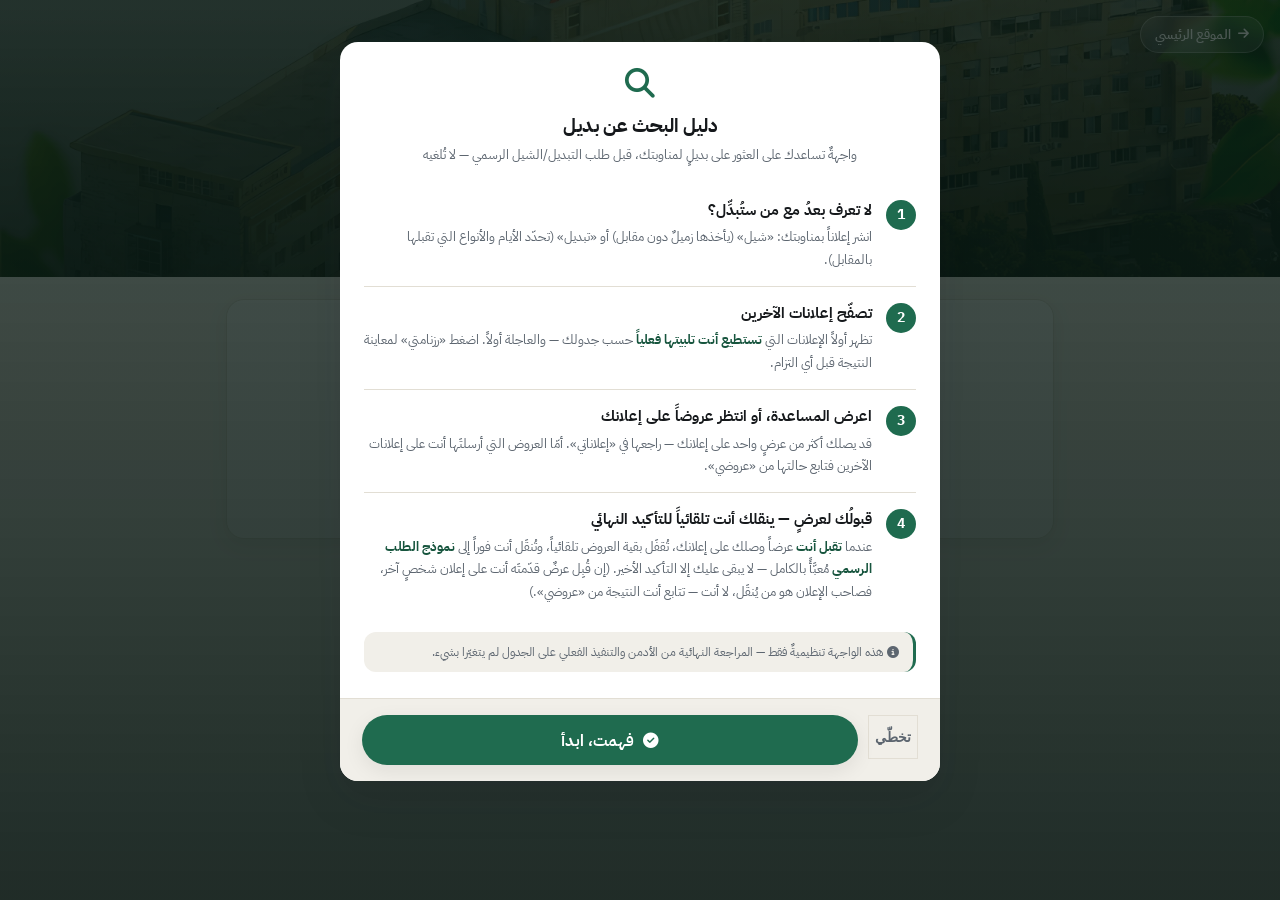
<file: swap-find.html>
<!DOCTYPE html>
<html lang="ar" dir="rtl">
<head>
<meta charset="UTF-8">
<meta name="viewport" content="width=device-width,initial-scale=1.0">
<meta http-equiv="Cache-Control" content="no-cache, no-store, must-revalidate">
<title>البحث عن بديل — قسم الأمراض الداخلية</title>
<link rel="icon" type="image/x-icon" href="data:image/svg+xml,<svg xmlns='http://www.w3.org/2000/svg' viewBox='0 0 100 100'><text y='.9em' font-size='90'>🔎</text></svg>">
<link rel="preconnect" href="https://fonts.googleapis.com">
<link rel="preconnect" href="https://fonts.gstatic.com" crossorigin>
<link rel="stylesheet" href="https://cdnjs.cloudflare.com/ajax/libs/font-awesome/6.4.0/css/all.min.css" media="print" onload="this.media='all'">
<link href="https://fonts.googleapis.com/css2?family=IBM+Plex+Sans+Arabic:wght@400;500;600;700&display=swap" rel="stylesheet">
<link rel="preload" as="image" href="bg.webp" fetchpriority="high">
<style>
:root{
  --paper:#f7f5f0; --surface:#fff; --surface-sunk:#f1efe9; --ink:#15181b; --ink-2:#5d6670;
  --rule:#e2ded4; --primary:#1f6b4f; --primary-strong:#17553e; --primary-soft:#e8f1ec;
  --signal:#c0392b; --signal-soft:#fbeceb; --ochre:#b8862b; --ochre-soft:#fbf3e2;
  --radius:12px; --radius-lg:18px;
  --shadow:0 1px 2px rgba(20,24,28,.05); --shadow-md:0 6px 20px rgba(20,24,28,.08);
  --shadow-lg:0 18px 44px rgba(20,24,28,.14);
}
*{box-sizing:border-box}
body{margin:0;background:var(--paper);color:var(--ink);
  font-family:'IBM Plex Sans Arabic','Segoe UI',Tahoma,sans-serif;font-size:15px;line-height:1.7;
  -webkit-font-smoothing:antialiased}
.num{font-variant-numeric:tabular-nums;direction:ltr;unicode-bidi:isolate;display:inline-block}

/* ---------------------------------------------------------------- masthead */
.hero{position:relative;isolation:isolate;overflow:hidden;color:#fff;
  padding:clamp(30px,6vh,54px) 20px clamp(26px,5vh,42px);text-align:center;min-height:clamp(210px,26vh,290px);
  display:flex;flex-direction:column;justify-content:center;align-items:center}
.hero-bg{position:absolute;inset:0;width:100%;height:100%;object-fit:cover;object-position:center 48%;z-index:-2}
.hero::before{content:'';position:absolute;inset:0;z-index:-1;
  background:linear-gradient(180deg,rgba(10,26,20,.62) 0%,rgba(8,22,17,.86) 100%)}
.hero h1{margin:0;font-size:clamp(1.5em,4.6vw,2.15em);font-weight:700;letter-spacing:-.4px;
  text-shadow:0 2px 14px rgba(0,0,0,.4)}
.hero .sub{margin-top:10px;font-size:clamp(.9em,2.3vw,1.02em);color:#e9d9ad;font-weight:600;letter-spacing:2px}
.hero .dept{margin-top:12px;font-size:.9em;opacity:.9}
.hero .pill{margin-top:16px;display:inline-flex;align-items:center;gap:8px;padding:8px 15px;
  background:rgba(255,255,255,.13);border:1px solid rgba(255,255,255,.24);border-radius:999px;
  font-size:12.5px;backdrop-filter:blur(6px)}
.hero .back-main{position:absolute;top:16px;inset-inline-start:16px;z-index:2;display:inline-flex;
  align-items:center;gap:7px;color:#fff;text-decoration:none;font-size:12.5px;font-weight:600;
  background:rgba(255,255,255,.14);border:1px solid rgba(255,255,255,.28);border-radius:999px;
  padding:7px 14px;backdrop-filter:blur(6px)}
.hero .back-main:hover{background:rgba(255,255,255,.26)}
@media(max-width:560px){.hero .back-main{position:static;display:inline-flex;margin-bottom:14px}}

/* ------------------------------------------------------------------ layout */
.wrap{max-width:860px;margin:0 auto;padding:22px 16px 70px}
.card{background:var(--surface);border:1px solid var(--rule);border-radius:var(--radius-lg);
  box-shadow:var(--shadow-md);padding:20px 20px 22px;margin-bottom:16px}
.step-head{display:flex;align-items:center;gap:11px;margin-bottom:4px}
.step-n{flex:0 0 auto;width:30px;height:30px;border-radius:50%;background:var(--primary);color:#fff;
  display:grid;place-items:center;font-weight:700;font-size:14px;font-variant-numeric:tabular-nums}
.step-head h2{margin:0;font-size:1.03em;font-weight:700}
.step-hint{margin:2px 0 15px 0;padding-inline-start:41px;font-size:12.7px;color:var(--ink-2)}

label.fl{display:block;font-size:12.5px;font-weight:700;color:var(--ink-2);margin-bottom:6px}
input[type=text],input[type=tel],input[type=password],select,textarea{width:100%;height:44px;padding:0 13px;border:1px solid var(--rule);
  border-radius:var(--radius);background:var(--paper);color:var(--ink);font-family:inherit;font-size:14.5px;
  font-weight:600;transition:border-color .18s,box-shadow .18s}
textarea{height:auto;padding:11px 13px;font-weight:500;min-height:76px;resize:vertical}
input:focus,select:focus,textarea:focus{outline:none;border-color:var(--primary);box-shadow:0 0 0 3px var(--primary-soft)}
input::placeholder,textarea::placeholder{color:#a8afb6;font-weight:500}

/* -------------------------------------------------------------- calendars */
.cal-top{display:flex;align-items:center;justify-content:space-between;gap:10px;margin-bottom:11px;flex-wrap:wrap}
.cal-title{font-weight:700;font-size:14px}
.cal-nav{display:flex;gap:6px}
.cal-nav button{width:34px;height:34px;border-radius:9px;border:1px solid var(--rule);background:var(--paper);
  color:var(--ink);cursor:pointer;font-size:12px}
.cal-nav button:hover:not(:disabled){border-color:var(--primary);color:var(--primary)}
.cal{display:grid;grid-template-columns:repeat(7,1fr);gap:5px}
.cal .dow{text-align:center;font-size:10.5px;font-weight:700;color:var(--ink-2);padding-bottom:3px}
.day{position:relative;min-height:62px;border:1px solid var(--rule);border-radius:10px;background:var(--surface);
  padding:5px 5px 4px;display:flex;flex-direction:column;gap:3px;transition:all .15s;overflow:hidden}
.day.pad{border:0;background:transparent;min-height:0}
.day .dn{font-size:11.5px;font-weight:700;color:var(--ink-2);font-variant-numeric:tabular-nums}
.day .tag{font-size:9.5px;line-height:1.3;font-weight:700;padding:2px 4px;border-radius:5px;
  background:var(--primary-soft);color:var(--primary-strong);text-align:center;word-break:break-word}
.day .why{margin-top:auto;font-size:8.6px;font-weight:700;text-align:center;line-height:1.25;
  padding:2px 3px;border-radius:4px}
.day.pick{cursor:pointer}
.day.pick:hover{border-color:var(--primary);box-shadow:0 0 0 3px var(--primary-soft);transform:translateY(-1px)}
.day.sel{border-color:var(--primary);background:var(--primary);box-shadow:0 0 0 3px var(--primary-soft)}
.day.sel .dn{color:#fff}
.day.sel .tag{color:#fff;background:rgba(255,255,255,.2)}
.day.blocked{background:#fdf2f1;border-color:#f0c9c4}
.day.blocked .dn{color:var(--signal)}
.day.blocked .why{background:var(--signal);color:#fff}
.day.added{border-color:var(--primary);background:var(--primary-soft);box-shadow:inset 0 0 0 1px var(--primary)}
.day.added .dn{color:var(--primary-strong)}
.day.removed{border-color:var(--signal);background:var(--signal-soft)}
.day.removed .dn{color:var(--signal)}
.day.past:not(.blocked):not(.added):not(.removed){background:var(--surface-sunk);border-color:var(--rule)}
.day.past:not(.blocked):not(.added):not(.removed) .dn{color:#9aa0a6}
.day.past:not(.blocked):not(.added):not(.removed) .tag{background:#e6e3da;color:#80868c}
.empty-cal{padding:26px 14px;text-align:center;color:var(--ink-2);font-size:13.5px;background:var(--surface-sunk);
  border-radius:var(--radius)}
@media(max-width:680px){
  .cal{gap:4px}
  .day{min-height:56px;height:auto;padding:4px 3px 3px;border-radius:8px;gap:2px;overflow:visible}
  .day .tag{font-size:8.5px;padding:2px 2px;border-radius:4px;line-height:1.3;white-space:normal;overflow-wrap:anywhere}
}

.btn{display:inline-flex;align-items:center;justify-content:center;gap:9px;height:50px;padding:0 26px;border:0;
  border-radius:999px;background:var(--primary);color:#fff;font-family:inherit;font-size:15.5px;font-weight:700;
  cursor:pointer;transition:background .18s,transform .12s,box-shadow .18s;box-shadow:var(--shadow-md)}
.btn:hover:not(:disabled){background:var(--primary-strong);transform:translateY(-1px);box-shadow:var(--shadow-lg)}
.btn:disabled{background:#c9ccd0;cursor:not-allowed;box-shadow:none}
.btn.wide{width:100%}
.btn .btn-spinner{display:none;width:16px;height:16px;border:2.5px solid rgba(255,255,255,.35);
  border-top-color:#fff;border-radius:50%;animation:sp .8s linear infinite}
.btn.is-busy .btn-spinner{display:inline-block}
.btn.is-busy i:not(.btn-spinner i){display:none}
.btn-ghost{background:transparent;color:var(--ink-2);border:1px solid var(--rule);box-shadow:none;height:44px;
  font-size:14px;font-weight:600}
.btn-ghost:hover:not(:disabled){background:var(--surface-sunk);color:var(--ink);transform:none;box-shadow:none}

.seg{display:inline-flex;background:var(--surface-sunk);border:1px solid var(--rule);border-radius:999px;padding:4px;gap:4px}
.seg button{border:0;background:transparent;color:var(--ink-2);font-family:inherit;font-size:13.5px;font-weight:700;
  padding:8px 17px;border-radius:999px;cursor:pointer;transition:all .18s}
.seg button.on{background:var(--primary);color:#fff}
.seg button[data-kind="تبديل"].on{background:#2a5a8c}

.loading{display:grid;place-items:center;gap:12px;padding:60px 20px;text-align:center;color:var(--ink-2)}
.spin{width:38px;height:38px;border:3px solid var(--rule);border-top-color:var(--primary);border-radius:50%;
  animation:sp .8s linear infinite}
@keyframes sp{to{transform:rotate(360deg)}}
.toast{position:fixed;inset-inline:0;bottom:22px;margin:auto;width:max-content;max-width:92vw;z-index:99;
  background:var(--ink);color:#fff;padding:12px 20px;border-radius:999px;font-size:14px;box-shadow:var(--shadow-lg);
  opacity:0;transform:translateY(12px);transition:all .25s;pointer-events:none}
.toast.show{opacity:1;transform:translateY(0)}
.toast.bad{background:var(--signal)}
.resp-note{background:#fdf1d6;border:1px solid #e8d49a;color:#6b5420;border-radius:var(--radius);
  padding:10px 14px;font-size:12.5px;display:flex;gap:9px;align-items:flex-start;line-height:1.6}
.resp-note[hidden]{display:none}
.resp-note i{margin-top:2px;flex:0 0 auto}

.req-badge{font-size:11.5px;font-weight:700;padding:4px 10px;border-radius:999px;white-space:nowrap}
.req-badge.kind-shel{background:var(--primary-soft);color:var(--primary-strong)}
.req-badge.kind-swap{background:#e3edf7;color:#2a5a8c}
.req-badge.urgent{background:var(--signal-soft);color:var(--signal)}
.req-badge.open{background:#e3edf7;color:#2a5a8c}
.req-badge.matched,.req-badge.accepted{background:#dcf3e3;color:#1f7a42}
.req-badge.withdrawn{background:var(--surface-sunk);color:var(--ink-2)}
.req-badge.auto_rejected,.req-badge.rejected{background:var(--signal-soft);color:var(--signal)}
.req-badge.pending{background:#fdf1d6;color:#8a6a1f}

/* ------------------------------------------------------------ بوّابة الدخول */
.auth-overlay{position:fixed;inset:0;z-index:300;background:linear-gradient(180deg,rgba(10,26,20,.72),rgba(8,22,17,.9));
  display:flex;align-items:flex-start;justify-content:center;overflow:auto;padding:clamp(16px,4vh,48px) 14px}
.auth-overlay[hidden]{display:none}
.auth-card{width:min(520px,100%);background:var(--surface);border-radius:var(--radius-lg);box-shadow:var(--shadow-lg);
  padding:22px 22px 26px;margin-top:6px}
.auth-head{text-align:center;margin-bottom:16px}
.auth-head i{font-size:30px;color:var(--primary)}
.auth-head h2{margin:8px 0 2px;font-size:1.2em}
.auth-head p{margin:0;font-size:12.5px;color:var(--ink-2)}
.auth-tutorial-toggle{display:block;margin:0 auto 14px;background:var(--primary-soft);color:var(--primary-strong);
  border:1px solid var(--primary);border-radius:999px;padding:8px 16px;font-family:inherit;font-size:12.5px;
  font-weight:700;cursor:pointer}
.guide-overlay{position:fixed;inset:0;z-index:310;background:linear-gradient(180deg,rgba(10,26,20,.72),rgba(8,22,17,.9));
  display:flex;align-items:flex-start;justify-content:center;overflow:auto;padding:clamp(16px,4vh,48px) 14px}
.guide-overlay[hidden]{display:none}
.guide-card{width:min(600px,100%);background:var(--surface);border-radius:var(--radius-lg);box-shadow:var(--shadow-lg);
  margin-top:6px;overflow:hidden}
.guide-head{text-align:center;padding:26px 22px 14px}
.guide-head i{font-size:30px;color:var(--primary)}
.guide-head h2{margin:8px 0 2px;font-size:1.25em}
.guide-head p{margin:0;font-size:12.5px;color:var(--ink-2)}
.guide-body{padding:4px 24px 6px}
.guide-step{display:flex;gap:14px;padding:14px 0;border-top:1px solid var(--rule)}
.guide-step:first-child{border-top:0}
.guide-step .step-n{margin-top:2px}
.guide-step h3{margin:0 0 4px;font-size:14.5px}
.guide-step p{margin:0;font-size:13px;color:var(--ink-2);line-height:1.75}
.guide-step p b{color:var(--primary-strong)}
.guide-body .note{margin:14px 0 20px;background:var(--surface-sunk);border-inline-start:3px solid var(--primary);
  border-radius:var(--radius);padding:10px 14px;font-size:12px;color:var(--ink-2);line-height:1.7}
.guide-foot{display:flex;gap:10px;padding:16px 22px;border-top:1px solid var(--rule);background:var(--surface-sunk)}
.guide-foot .btn{flex:1}
.guide-foot .btn-ghost{flex:0 0 auto}
.auth-tabs{display:flex;background:var(--surface-sunk);border:1px solid var(--rule);border-radius:999px;padding:4px;
  gap:4px;margin-bottom:16px}
.auth-tabs button{flex:1;border:0;background:transparent;color:var(--ink-2);font-family:inherit;font-size:13.5px;
  font-weight:700;padding:9px 10px;border-radius:999px;cursor:pointer}
.auth-tabs button.on{background:var(--primary);color:#fff}
.auth-field{margin-bottom:12px}
.auth-help-note{background:var(--surface-sunk);border:1px solid var(--rule);color:var(--ink-2);border-radius:var(--radius);
  padding:9px 12px;font-size:11.8px;line-height:1.7;margin-bottom:14px}
.auth-help-note i.fa-circle-info{color:var(--primary);margin-inline-end:3px}
.auth-help-note a{color:var(--primary);font-weight:700;text-decoration:none;white-space:nowrap}
.auth-help-note a:hover{text-decoration:underline}
.auth-help-note a .fa-whatsapp{color:#25D366}
.auth-help-note a .fa-telegram{color:#229ED9}
.pw-save-note{margin:6px 2px 0;font-size:11.5px;color:var(--signal);display:flex;gap:6px;align-items:flex-start;line-height:1.5}
.auth-error{background:var(--signal-soft);border:1px solid #f0cfcb;color:var(--signal);border-radius:var(--radius);
  padding:9px 12px;font-size:12.5px;margin-bottom:12px}
.auth-step-nav{display:flex;align-items:center;justify-content:space-between;margin-bottom:10px}
.auth-step-nav button{background:none;border:0;color:var(--ink-2);font-family:inherit;font-size:12.5px;cursor:pointer}
.auth-otp-email{font-weight:700;color:var(--primary-strong)}
.auth-checking{text-align:center;padding:30px 10px;color:var(--ink-2)}
.auth-success{text-align:center;padding:26px 10px}
.auth-success i{font-size:44px;color:var(--primary)}
.auth-success h3{margin:12px 0 4px;font-size:1.1em}
.auth-success p{margin:0;font-size:12.5px;color:var(--ink-2)}
#authWhoBadge{margin-top:12px;display:inline-flex;align-items:center;gap:9px;padding:7px 14px;
  background:rgba(255,255,255,.13);border:1px solid rgba(255,255,255,.24);border-radius:999px;font-size:12.5px}
#authWhoBadge[hidden]{display:none}
#authWhoBadge button{border:0;background:rgba(255,255,255,.18);color:#fff;width:24px;height:24px;border-radius:50%;
  cursor:pointer;font-size:10.5px}
#authWhoBadge button:hover{background:var(--signal)}

.img-modal{position:fixed;inset:0;z-index:200;background:rgba(16,26,21,.62);backdrop-filter:blur(3px);
  display:flex;align-items:center;justify-content:center;padding:18px}
.img-modal[hidden]{display:none}
.img-box{width:min(620px,100%);max-height:92vh;display:flex;flex-direction:column;background:var(--paper);
  border-radius:var(--radius-lg);box-shadow:0 24px 60px rgba(0,0,0,.3);overflow:hidden}
.img-head{display:flex;align-items:center;justify-content:space-between;gap:10px;padding:13px 16px;
  border-bottom:1px solid var(--rule)}
.img-head h3{margin:0;font-size:14.5px;font-weight:700;display:flex;align-items:center;gap:8px}
.img-head h3 i{color:var(--primary);font-size:13px}
.img-x{width:32px;height:32px;border-radius:8px;border:1px solid var(--rule);background:var(--surface);
  color:var(--ink-2);cursor:pointer;font-size:13px}
.img-x:hover{border-color:var(--signal);color:var(--signal)}
.img-scroll{overflow:auto;padding:14px;background:var(--surface-sunk);flex:1}

/* ------------------------------------------------------------- هذه الصفحة */
.sf-tabs{display:flex;flex-wrap:wrap;gap:6px;background:var(--surface-sunk);border:1px solid var(--rule);
  border-radius:999px;padding:5px;margin-bottom:18px}
.sf-tabs button{flex:1 1 auto;min-width:130px;border:0;background:transparent;color:var(--ink-2);
  font-family:inherit;font-size:12.8px;font-weight:700;padding:9px 10px;border-radius:999px;cursor:pointer;
  display:inline-flex;align-items:center;justify-content:center;gap:6px;transition:all .15s}
.sf-tabs button.on{background:var(--primary);color:#fff}
.sf-tabs .cnt{display:inline-flex;align-items:center;justify-content:center;min-width:18px;height:18px;
  padding:0 5px;border-radius:999px;background:rgba(0,0,0,.12);font-size:10.5px;font-variant-numeric:tabular-nums}
.sf-tabs button.on .cnt{background:rgba(255,255,255,.25)}
.sf-panel[hidden]{display:none}

.find-card{border:1px solid var(--rule);border-radius:var(--radius);padding:14px 16px;margin-bottom:12px;background:var(--surface)}
.find-card.urgent{border-inline-start:4px solid var(--signal)}
.find-card .fc-head{display:flex;flex-wrap:wrap;align-items:center;gap:8px;margin-bottom:8px}
.find-card .fc-who{font-weight:700;font-size:14px;margin-inline-start:auto}
.find-card .fc-what{font-size:13px;color:var(--ink-2);margin:4px 0}
.find-card .fc-pref{font-size:12px;color:var(--ink-2);background:var(--surface-sunk);border-radius:var(--radius);padding:8px 10px;margin-top:6px}
.find-card .fc-actions{display:flex;flex-wrap:wrap;gap:8px;margin-top:10px}
.find-card .fc-actions button{height:36px;padding:0 14px;border-radius:999px;font-size:12.5px;font-weight:700;
  cursor:pointer;border:1px solid var(--rule);background:var(--surface);color:var(--ink);display:inline-flex;align-items:center;gap:6px}
.find-card .fc-actions button.primary{background:var(--primary);color:#fff;border-color:var(--primary)}
.find-card .fc-actions button.primary:disabled{opacity:.45;cursor:not-allowed}
.find-card .fc-actions button.ghost:hover{border-color:var(--primary);color:var(--primary)}
.find-card .fc-actions button.ghost.delete-btn:hover{border-color:var(--signal);color:var(--signal)}
.find-card .fc-actions button.armed{background:var(--signal);color:#fff;border-color:var(--signal)}
.find-card .fc-offer{border-top:1px dashed var(--rule);margin-top:10px;padding-top:4px}
.find-card .fc-offer-row{display:flex;flex-wrap:wrap;align-items:center;gap:8px;padding:8px 0;border-top:1px solid var(--surface-sunk)}
.find-card .fc-offer-row:first-child{border-top:0}
.find-card .fc-offer-actions{display:flex;gap:6px;margin-inline-start:auto}
.find-card .fc-offer-row button{height:30px;padding:0 12px;border-radius:999px;border:0;
  background:var(--primary);color:#fff;font-family:inherit;font-size:11.5px;font-weight:700;cursor:pointer}
.find-card .fc-offer-row button.armed{background:var(--signal)}
.find-card .fc-offer-row button.ghost-mini{background:var(--surface);color:var(--ink-2);border:1px solid var(--rule)}
.find-card .fc-offer-row button.ghost-mini:hover{border-color:var(--primary);color:var(--primary)}
#refreshBtn.spinning i{animation:sp 1s linear infinite}
.elig-more-btn{display:flex;align-items:center;justify-content:center;gap:7px;width:100%;margin-top:4px;
  padding:10px;border:1px dashed var(--rule);border-radius:var(--radius);background:var(--primary-soft);
  color:var(--primary-strong);font-family:inherit;font-size:12.5px;font-weight:600;cursor:pointer;transition:all .15s}
.elig-more-btn:hover{background:var(--primary);color:#fff;border-color:var(--primary)}

.cat-grid{display:grid;grid-template-columns:repeat(auto-fill,minmax(140px,1fr));gap:8px;margin-top:4px}
.cat-chk{display:flex;align-items:center;gap:7px;padding:8px 10px;border:1px solid var(--rule);border-radius:var(--radius);
  font-size:12.3px;cursor:pointer;background:var(--surface);user-select:none}
.cat-chk input{width:auto;height:auto}
.cat-chk.on{border-color:var(--primary);background:var(--primary-soft);color:var(--primary-strong);font-weight:700}
.sub-toggle{display:flex;align-items:center;gap:8px;margin:10px 0;font-size:13px;cursor:pointer}
.sub-toggle input{width:auto;height:auto}

.duty-pick-item{display:flex;align-items:center;justify-content:space-between;gap:10px;padding:11px 14px;
  border:1px solid var(--rule);border-radius:var(--radius);margin-bottom:8px;cursor:pointer;font-size:13.5px}
.duty-pick-item:hover{border-color:var(--primary);background:var(--primary-soft)}

.field-row{display:grid;grid-template-columns:1fr 1fr;gap:12px}
@media(max-width:560px){.field-row{grid-template-columns:1fr}}
</style>
</head>
<body>

<div class="auth-overlay" id="authGate" hidden>
  <div class="auth-card">
    <div class="auth-head">
      <i class="fas fa-magnifying-glass"></i>
      <h2>البحث عن بديل</h2>
      <p>حسابٌ واحد لكل مقيم — سجّل دخولك أو أنشئ حساباً جديداً</p>
    </div>

    <button type="button" class="auth-tutorial-toggle" id="authTutorialToggle">
      <i class="fas fa-circle-question"></i> كيف تعمل هذه الواجهة؟
    </button>

    <div class="auth-tabs">
      <button type="button" id="authTabLogin" class="on">تسجيل دخول</button>
      <button type="button" id="authTabRegister">حساب جديد</button>
    </div>

    <div class="auth-help-note">
      <i class="fas fa-circle-info"></i>
      إذا كان هناك مشاكل بإنشاء الحساب أو تسجيل الدخول، يرجى التواصل على
      <a href="https://wa.me/963983893299" target="_blank" rel="noopener"><i class="fab fa-whatsapp"></i> واتساب</a>
      أو
      <a href="https://t.me/ALI15cha" target="_blank" rel="noopener"><i class="fab fa-telegram"></i> تلغرام</a>
      لإنشاء الحساب بشكل يدويّ.
    </div>

    <div id="authGateChecking" class="auth-checking" hidden>
      <div class="spin" style="margin:0 auto 10px"></div>
      جارٍ التحقّق من جلستك المحفوظة…
    </div>

    <div id="authGateForms">
      <div id="loginPane">
        <div class="auth-error" id="loginError" hidden></div>
        <div class="auth-field">
          <label class="fl" for="loginAbbr">الاسم أو الاختصار</label>
          <input type="text" id="loginAbbr" list="loginNameOptions" autocomplete="username" placeholder="اكتب اسمك أو اختصارك لتظهر الخيارات">
          <datalist id="loginNameOptions"></datalist>
        </div>
        <div class="auth-field">
          <label class="fl" for="loginPassword">كلمة السرّ</label>
          <input type="password" id="loginPassword" autocomplete="current-password" placeholder="••••••">
        </div>
        <button type="button" class="btn wide" id="loginBtn"><i class="fas fa-right-to-bracket"></i> دخول<span class="btn-spinner"></span></button>
      </div>

      <div id="registerPane" hidden>
        <div class="auth-error" id="registerError" hidden></div>

        <div id="registerStep1">
          <div class="auth-field">
            <label class="fl" for="regName">اسمك الثلاثي (من اللائحة)</label>
            <input type="text" id="regName" list="regNameOptions" autocomplete="off" placeholder="اكتب اسمك لتظهر الخيارات">
            <datalist id="regNameOptions"></datalist>
          </div>
          <div class="auth-field">
            <label class="fl" for="regEmail">بريدك الإلكتروني</label>
            <input type="text" id="regEmail" autocomplete="email" placeholder="example@email.com">
          </div>
          <button type="button" class="btn wide" id="registerOtpBtn"><i class="fas fa-paper-plane"></i> أرسل رمز التحقّق<span class="btn-spinner"></span></button>
        </div>

        <div id="registerStep2" hidden>
          <div class="auth-step-nav">
            <button type="button" id="registerBackBtn"><i class="fas fa-arrow-right"></i> رجوع</button>
            <span>وصل الرمز إلى <span class="auth-otp-email" id="regOtpEmailLabel"></span></span>
          </div>
          <div class="auth-field">
            <label class="fl" for="regCode">رمز التحقّق</label>
            <input type="text" id="regCode" inputmode="numeric" autocomplete="one-time-code" placeholder="123456">
          </div>
          <div class="auth-field">
            <label class="fl" for="regPassword">اختر كلمة سرّ (٦ أحرف على الأقل)</label>
            <input type="password" id="regPassword" autocomplete="new-password" placeholder="••••••">
            <p class="pw-save-note"><i class="fas fa-triangle-exclamation"></i> احفظها في مكانٍ آمن — لا توجد طريقةٌ لاسترجاعها إن نُسيت بعد.</p>
          </div>
          <button type="button" class="btn wide" id="registerFinishBtn"><i class="fas fa-user-check"></i> إنشاء الحساب<span class="btn-spinner"></span></button>
        </div>

        <div id="registerSuccess" class="auth-success" hidden>
          <i class="fas fa-circle-check"></i>
          <h3>تم إنشاء حسابك بنجاح!</h3>
          <p>جارٍ تسجيل دخولك تلقائياً…</p>
        </div>
      </div>
    </div>
  </div>
</div>

<div class="guide-overlay" id="firstGuide" hidden>
  <div class="guide-card">
    <div class="guide-head">
      <i class="fas fa-magnifying-glass"></i>
      <h2>دليل البحث عن بديل</h2>
      <p>واجهةٌ تساعدك على العثور على بديلٍ لمناوبتك، قبل طلب التبديل/الشيل الرسمي — لا تُلغيه</p>
    </div>
    <div class="guide-body">
      <div class="guide-step">
        <div class="step-n"><span>1</span></div>
        <div><h3>لا تعرف بعدُ مع من ستُبدِّل؟</h3>
          <p>انشر إعلاناً بمناوبتك: «شيل» (يأخذها زميلٌ دون مقابل) أو «تبديل» (تحدّد الأيام والأنواع التي تقبلها بالمقابل).</p></div>
      </div>
      <div class="guide-step">
        <div class="step-n"><span>2</span></div>
        <div><h3>تصفّح إعلانات الآخرين</h3>
          <p>تظهر أولاً الإعلانات التي <b>تستطيع أنت تلبيتها فعلياً</b> حسب جدولك — والعاجلة أولاً. اضغط «رزنامتي» لمعاينة النتيجة قبل أي التزام.</p></div>
      </div>
      <div class="guide-step">
        <div class="step-n"><span>3</span></div>
        <div><h3>اعرض المساعدة، أو انتظر عروضاً على إعلانك</h3>
          <p>قد يصلك أكثر من عرضٍ واحد على إعلانك — راجعها في «إعلاناتي». أمّا العروض التي أرسلتَها أنت على إعلانات الآخرين فتابع حالتها من «عروضي».</p></div>
      </div>
      <div class="guide-step">
        <div class="step-n"><span>4</span></div>
        <div><h3>قبولُك لعرضٍ — ينقلك أنت تلقائياً للتأكيد النهائي</h3>
          <p>عندما <b>تقبل أنت</b> عرضاً وصلك على إعلانك، تُقفَل بقية العروض تلقائياً، وتُنقَل أنت فوراً إلى <b>نموذج الطلب الرسمي</b> مُعبَّأً بالكامل — لا يبقى عليك إلا التأكيد الأخير. (إن قُبِل عرضٌ قدّمتَه أنت على إعلان شخصٍ آخر، فصاحب الإعلان هو من يُنقَل، لا أنت — تتابع أنت النتيجة من «عروضي».)</p></div>
      </div>
      <div class="note"><i class="fas fa-circle-info"></i> هذه الواجهة تنظيميةٌ فقط — المراجعة النهائية من الأدمن والتنفيذ الفعلي على الجدول لم يتغيّرا بشيء.</div>
    </div>
    <div class="guide-foot">
      <button type="button" class="btn-ghost" id="guideSkip">تخطّي</button>
      <button type="button" class="btn" id="guideDone"><i class="fas fa-circle-check"></i> فهمت، ابدأ</button>
    </div>
  </div>
</div>

<header class="hero">
  <img class="hero-bg" src="bg.webp" alt="" onerror="this.src='bg.png'">
  <a class="back-main" href="index.html"><i class="fas fa-arrow-right"></i> الموقع الرئيسي</a>
  <h1>البحث عن بديل</h1>
  <div class="sub">السنة الأولى</div>
  <div class="dept">قسم الأمراض الداخلية — مشفى حلب الجامعي</div>
  <div class="pill"><i class="fas fa-circle-info"></i> انشر مناوبتك، أو تصفّح من يحتاج مساعدة — قبل أي طلبٍ رسمي</div>
  <div id="authWhoBadge" hidden></div>
</header>

<div class="img-modal" id="changePassModal" hidden>
  <div class="img-box" role="dialog" aria-modal="true" aria-label="تغيير كلمة السرّ" style="width:min(380px,100%)">
    <div class="img-head">
      <h3><i class="fas fa-key"></i> تغيير كلمة السرّ</h3>
      <button type="button" class="img-x" id="changePassClose" title="إغلاق"><i class="fas fa-xmark"></i></button>
    </div>
    <div class="img-scroll" style="background:var(--surface)">
      <div class="auth-error" id="changePassError" hidden></div>
      <div class="auth-field">
        <label class="fl" for="cpOld">كلمة السرّ الحالية</label>
        <input type="password" id="cpOld" autocomplete="current-password" placeholder="••••••">
      </div>
      <div class="auth-field">
        <label class="fl" for="cpNew">كلمة السرّ الجديدة (٦ أحرف على الأقل)</label>
        <input type="password" id="cpNew" autocomplete="new-password" placeholder="••••••">
      </div>
      <div class="auth-field">
        <label class="fl" for="cpConfirm">تأكيد كلمة السرّ الجديدة</label>
        <input type="password" id="cpConfirm" autocomplete="new-password" placeholder="••••••">
      </div>
      <button type="button" class="btn wide" id="cpSubmitBtn"><i class="fas fa-check"></i> حفظ<span class="btn-spinner"></span></button>
    </div>
  </div>
</div>

<div class="wrap">
  <div id="boot" class="card"><div class="loading"><div class="spin"></div><div>جاري تحميل بيانات المناوبات من الشيت...</div></div></div>

  <div id="app" hidden>
    <div style="display:flex;gap:8px;align-items:stretch;margin-bottom:18px">
      <div class="sf-tabs" id="sfTabs" style="margin-bottom:0;flex:1">
        <button type="button" data-tab="browse" class="on"><i class="fas fa-magnifying-glass"></i> يمكنني تلبيتها <span class="cnt" id="cnt-browse">0</span></button>
        <button type="button" data-tab="submit"><i class="fas fa-plus"></i> إعلانٌ جديد</button>
        <button type="button" data-tab="mine"><i class="fas fa-list-check"></i> إعلاناتي <span class="cnt" id="cnt-mine">0</span></button>
        <button type="button" data-tab="offers"><i class="fas fa-paper-plane"></i> عروضي <span class="cnt" id="cnt-offers">0</span></button>
      </div>
      <button type="button" class="btn-ghost" id="refreshBtn" title="تحديث البيانات الآن" style="flex:0 0 auto;border-radius:999px;width:44px;padding:0;justify-content:center">
        <i class="fas fa-rotate"></i>
      </button>
    </div>

    <!-- تصفّح -->
    <section class="card sf-panel" id="panelBrowse">
      <div class="step-head"><div class="step-n"><i class="fas fa-magnifying-glass"></i></div><h2>إعلاناتٌ يمكنك تلبيتها</h2></div>
      <p class="step-hint">مرتّبةٌ بالعاجل أولاً ثم الأحدث.</p>
      <div id="browseList"></div>
      <button type="button" class="elig-more-btn" id="showAllBtn"><i class="fas fa-layer-group"></i> عرض كل الإعلانات</button>
    </section>

    <!-- تقديم إعلان -->
    <section class="card sf-panel" id="panelSubmit" hidden>
      <div class="step-head"><div class="step-n"><i class="fas fa-plus"></i></div><h2>إعلانٌ جديد</h2></div>
      <p class="step-hint">لا تعرف بعدُ من سيأخذ مناوبتك؟ انشرها هنا وانتظر عروضاً، أو تصفّح طلبات الآخرين من التبويب الآخر.</p>

      <div style="padding-inline-start:41px;margin-bottom:16px">
        <div class="seg" id="subKind">
          <button type="button" data-kind="شيل" class="on"><i class="fas fa-hand-holding-medical"></i> شيل مناوبة</button>
          <button type="button" data-kind="تبديل"><i class="fas fa-right-left"></i> تبديل</button>
        </div>
      </div>

      <label class="fl">مناوبتك</label>
      <div class="cal-top">
        <div class="cal-title" id="subCalT">—</div>
        <div class="cal-nav"><button type="button" id="p1sub" title="الشهر السابق"><i class="fas fa-chevron-right"></i></button><button type="button" id="n1sub" title="الشهر التالي"><i class="fas fa-chevron-left"></i></button></div>
      </div>
      <div id="subCal"></div>

      <div id="subPrefSection" hidden style="margin-top:18px">
        <label class="fl">الأيام التي تقبل التبديل إليها</label>
        <label class="sub-toggle"><input type="checkbox" id="subAllDays" checked> أيُّ يومٍ لا يسبّب تعارضاً مع جدولي</label>
        <div id="subDaysGrid"></div>

        <label class="fl" style="margin-top:16px">أنواع المناوبات التي تقبلها بالمقابل</label>
        <label class="sub-toggle"><input type="checkbox" id="subAllCats" checked> كل الأنواع</label>
        <div class="cat-grid" id="subCatsGrid"></div>
      </div>

      <div class="field-row" style="margin-top:18px">
        <div><label class="fl" for="subPhone">رقم هاتفك (اختياري)</label>
          <input type="tel" id="subPhone" placeholder="09xxxxxxxx" inputmode="tel"></div>
        <div><label class="fl" for="subReason">السبب (اختياري)</label>
          <input type="text" id="subReason" placeholder="مثال: ظرف عائلي"></div>
      </div>
      <div style="margin-top:12px"><label class="fl" for="subNotes">ملاحظات (اختياري)</label>
        <textarea id="subNotes" placeholder="أي تفصيل يساعد من يرى إعلانك..."></textarea></div>
      <label style="display:flex;gap:9px;align-items:flex-start;cursor:pointer;margin-top:12px;font-size:13px">
        <input type="checkbox" id="subUrgent" style="width:auto;height:auto;margin-top:3px">
        <span><i class="fas fa-triangle-exclamation" style="color:var(--signal)"></i> إعلانٌ عاجل (يظهر أولاً للجميع)</span>
      </label>

      <div style="margin-top:18px;display:flex;gap:10px">
        <button type="button" class="btn wide" id="subSubmitBtn" disabled><i class="fas fa-paper-plane"></i> نشر الإعلان<span class="btn-spinner"></span></button>
        <button type="button" class="btn-ghost" id="subCancelEditBtn"><i class="fas fa-xmark"></i> إلغاء</button>
      </div>
    </section>

    <!-- إعلاناتي -->
    <section class="card sf-panel" id="panelMine" hidden>
      <div class="step-head"><div class="step-n"><i class="fas fa-list-check"></i></div><h2>إعلاناتي</h2></div>
      <p class="step-hint">الإعلانات التي نشرتَها، مع كل عرضٍ وصلك وحالته.</p>
      <div id="mineList"></div>
    </section>

    <!-- عروضي -->
    <section class="card sf-panel" id="panelOffers" hidden>
      <div class="step-head"><div class="step-n"><i class="fas fa-paper-plane"></i></div><h2>عروضي</h2></div>
      <p class="step-hint">العروض التي أرسلتَها على إعلانات الآخرين، وهل قَبِل أصحابها أم لا.</p>
      <div id="offersList"></div>
    </section>
  </div>
</div>

<!-- اختيار المناوبة التي أعرضها بالمقابل (تبديل فقط) -->
<div class="img-modal" id="pickModal" hidden>
  <div class="img-box" role="dialog" aria-modal="true" style="width:min(460px,100%)">
    <div class="img-head">
      <h3 id="pickModalTitle"><i class="fas fa-calendar-check"></i> اختر مناوبتك</h3>
      <button type="button" class="img-x" id="pickModalClose" title="إغلاق"><i class="fas fa-xmark"></i></button>
    </div>
    <div class="img-scroll"><div id="pickList"></div></div>
  </div>
</div>

<!-- معاينة: رزنامتي في حال التبديل/الشيل -->
<div class="img-modal" id="previewModal" hidden>
  <div class="img-box" role="dialog" aria-modal="true" style="width:min(520px,100%)">
    <div class="img-head">
      <h3 id="previewTitle"><i class="fas fa-eye"></i> المعاينة</h3>
      <button type="button" class="img-x" id="previewClose" title="إغلاق"><i class="fas fa-xmark"></i></button>
    </div>
    <div class="img-scroll">
      <div class="cal-top">
        <div class="cal-title" id="previewCalT">—</div>
      </div>
      <div id="previewCal"></div>
      <div class="legend" style="display:flex;flex-wrap:wrap;gap:9px 16px;margin-top:13px;font-size:11.5px;color:var(--ink-2)">
        <span><i style="display:inline-block;width:13px;height:13px;border-radius:4px;vertical-align:-2px;margin-inline-end:5px;background:var(--primary-soft);border:1px solid var(--primary)"></i>مضافة</span>
        <span><i style="display:inline-block;width:13px;height:13px;border-radius:4px;vertical-align:-2px;margin-inline-end:5px;background:var(--signal-soft);border:1px solid var(--signal)"></i>مُسلَّمة</span>
      </div>
      <button type="button" class="btn wide" id="previewOfferBtn" style="margin-top:16px"><i class="fas fa-handshake"></i> أعرض هذه المساعدة الآن</button>
    </div>
  </div>
</div>

<!-- تأكيدٌ أخير قبل إرسال عرضٍ -->
<div class="img-modal" id="offerConfirmModal" hidden>
  <div class="img-box" role="dialog" aria-modal="true" style="width:min(460px,100%)">
    <div class="img-head">
      <h3><i class="fas fa-handshake"></i> تأكيد العرض</h3>
      <button type="button" class="img-x" id="offerConfirmClose" title="إغلاق"><i class="fas fa-xmark"></i></button>
    </div>
    <div class="img-scroll" style="background:var(--surface)">
      <div id="offerConfirmBody" style="margin-bottom:12px"></div>
      <div class="auth-field">
        <label class="fl" for="offerPhone">رقم هاتفك (اختياري)</label>
        <input type="tel" id="offerPhone" placeholder="09xxxxxxxx" inputmode="tel">
      </div>
      <div class="auth-field">
        <label class="fl" for="offerNote">ملاحظة (اختياري)</label>
        <textarea id="offerNote" placeholder="أي تفصيلٍ تريد إخبار صاحب الإعلان به..."></textarea>
      </div>
      <button type="button" class="btn wide" id="offerConfirmBtn"><i class="fas fa-paper-plane"></i> إرسال العرض<span class="btn-spinner"></span></button>
    </div>
  </div>
</div>

<div class="toast" id="toast"></div>

<script src="js/core/namespace.js?v=__BUILD_ID__" defer></script>
<script src="js/core/storage.js?v=__BUILD_ID__" defer></script>
<script src="js/core/config.js?v=__BUILD_ID__" defer></script>
<script src="js/core/logger.js?v=__BUILD_ID__" defer></script>
<script src="js/core/text.js?v=__BUILD_ID__" defer></script>
<script src="js/core/status.js?v=__BUILD_ID__" defer></script>
<script src="js/core/dates.js?v=__BUILD_ID__" defer></script>
<script src="js/data/schema.js?v=__BUILD_ID__" defer></script>
<script src="js/data/header-map.js?v=__BUILD_ID__" defer></script>
<script src="js/data/gviz-client.js?v=__BUILD_ID__" defer></script>
<script src="js/data/api-client.js?v=__BUILD_ID__" defer></script>
<script src="js/data/apps-script-client.js?v=__BUILD_ID__" defer></script>
<script src="js/data/accounts-client.js?v=__BUILD_ID__" defer></script>
<script src="js/data/swap-find-client.js?v=__BUILD_ID__" defer></script>
<script src="js/data/parsers/residents.js?v=__BUILD_ID__" defer></script>
<script src="js/data/parsers/rotations-year2.js?v=__BUILD_ID__" defer></script>
<script src="js/data/parsers/oncall.js?v=__BUILD_ID__" defer></script>
<script src="js/data/parsers/evaluation.js?v=__BUILD_ID__" defer></script>
<script src="js/data/parsers/lectures.js?v=__BUILD_ID__" defer></script>
<script src="js/data/parsers/holidays.js?v=__BUILD_ID__" defer></script>
<script src="js/data/parsers/content.js?v=__BUILD_ID__" defer></script>
<script src="js/data/repository.js?v=__BUILD_ID__" defer></script>
<script src="js/domain/oncall-schedule.js?v=__BUILD_ID__" defer></script>
<script src="js/domain/oncall-adjustments.js?v=__BUILD_ID__" defer></script>
<script src="js/domain/doctor-stats.js?v=__BUILD_ID__" defer></script>
<script src="js/domain/swap-rules.js?v=__BUILD_ID__" defer></script>

<script src="js/views/swap-auth.js?v=__BUILD_ID__" defer></script>
<script src="js/swap-find.js?v=__BUILD_ID__" defer></script>
</body>
</html>
</file>
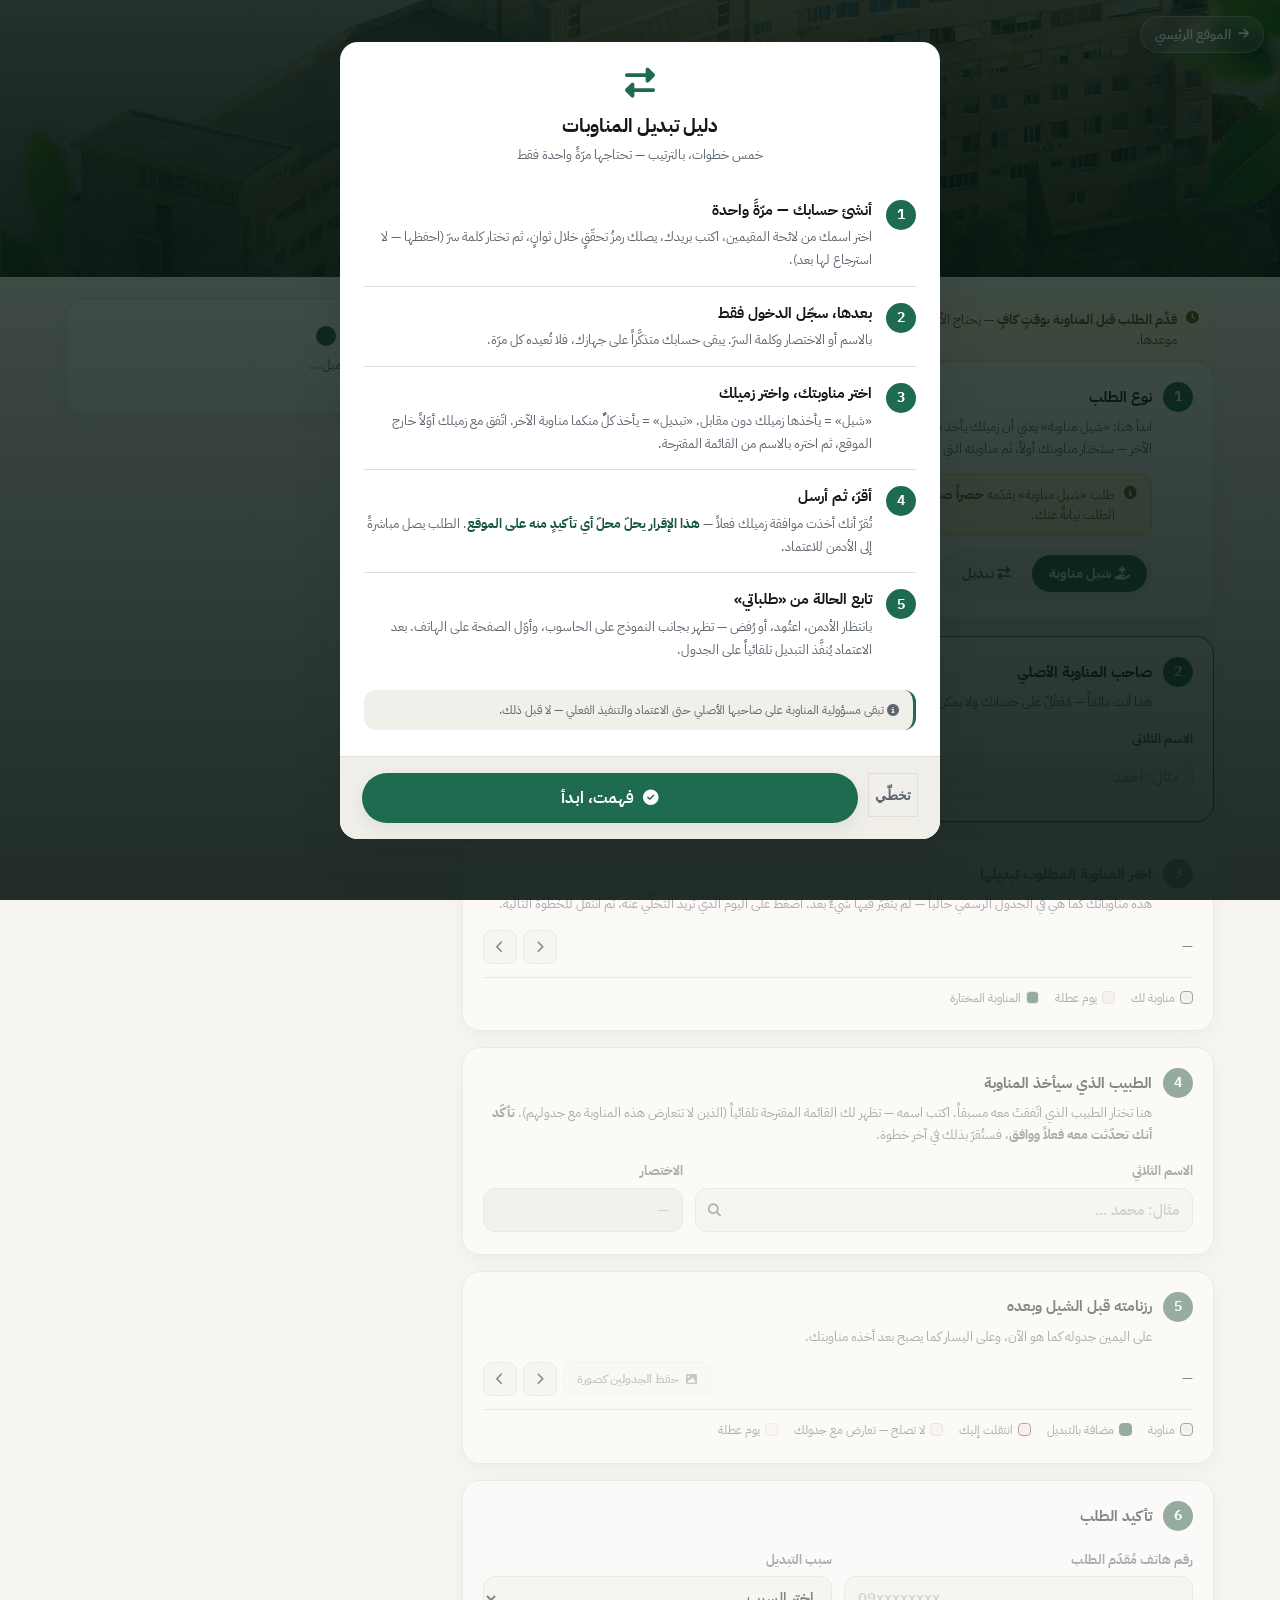
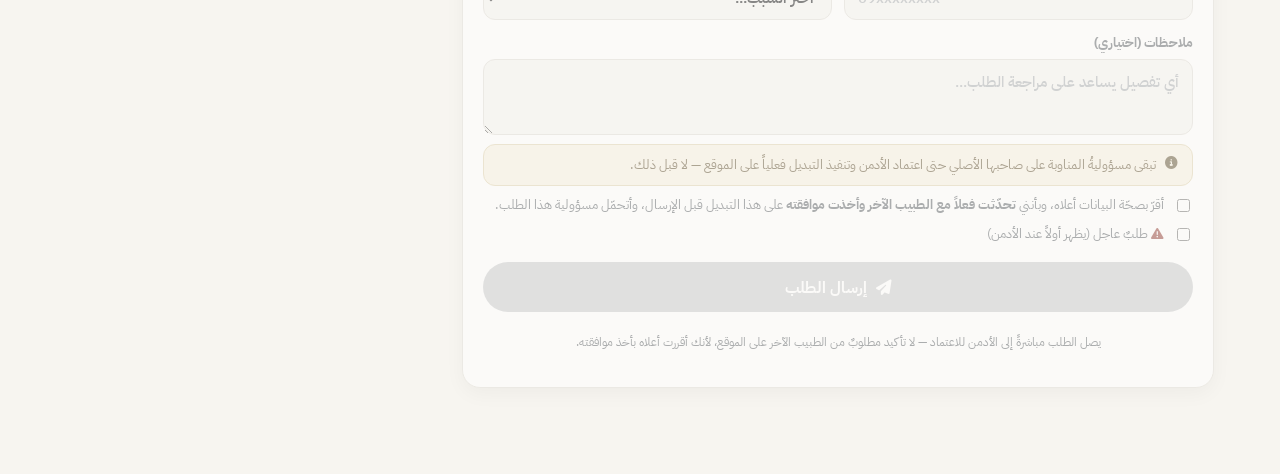
<file: swap.html>
<!DOCTYPE html>
<html lang="ar" dir="rtl">
<head>
<meta charset="UTF-8">
<meta name="viewport" content="width=device-width,initial-scale=1.0">
<meta http-equiv="Cache-Control" content="no-cache, no-store, must-revalidate">
<title>طلب تبديل / شيل مناوبة — قسم الأمراض الداخلية</title>
<link rel="icon" type="image/x-icon" href="data:image/svg+xml,<svg xmlns='http://www.w3.org/2000/svg' viewBox='0 0 100 100'><text y='.9em' font-size='90'>🔁</text></svg>">
<link rel="preconnect" href="https://fonts.googleapis.com">
<link rel="preconnect" href="https://fonts.gstatic.com" crossorigin>
<link rel="stylesheet" href="https://cdnjs.cloudflare.com/ajax/libs/font-awesome/6.4.0/css/all.min.css" media="print" onload="this.media='all'">
<link href="https://fonts.googleapis.com/css2?family=IBM+Plex+Sans+Arabic:wght@400;500;600;700&display=swap" rel="stylesheet">
<link rel="preload" as="image" href="bg.webp" fetchpriority="high">
<style>
:root{
  --paper:#f7f5f0; --surface:#fff; --surface-sunk:#f1efe9; --ink:#15181b; --ink-2:#5d6670;
  --rule:#e2ded4; --primary:#1f6b4f; --primary-strong:#17553e; --primary-soft:#e8f1ec;
  --signal:#c0392b; --signal-soft:#fbeceb; --ochre:#b8862b; --ochre-soft:#fbf3e2;
  --radius:12px; --radius-lg:18px;
  --shadow:0 1px 2px rgba(20,24,28,.05); --shadow-md:0 6px 20px rgba(20,24,28,.08);
  --shadow-lg:0 18px 44px rgba(20,24,28,.14);
}
*{box-sizing:border-box}
body{margin:0;background:var(--paper);color:var(--ink);
  font-family:'IBM Plex Sans Arabic','Segoe UI',Tahoma,sans-serif;font-size:15px;line-height:1.7;
  -webkit-font-smoothing:antialiased}
.num{font-variant-numeric:tabular-nums;direction:ltr;unicode-bidi:isolate;display:inline-block}

/* ---------------------------------------------------------------- masthead */
.hero{position:relative;isolation:isolate;overflow:hidden;color:#fff;
  padding:clamp(30px,6vh,54px) 20px clamp(26px,5vh,42px);text-align:center;min-height:clamp(210px,26vh,290px);
  display:flex;flex-direction:column;justify-content:center;align-items:center}
.hero-bg{position:absolute;inset:0;width:100%;height:100%;object-fit:cover;object-position:center 48%;z-index:-2}
.hero::before{content:'';position:absolute;inset:0;z-index:-1;
  background:linear-gradient(180deg,rgba(10,26,20,.62) 0%,rgba(8,22,17,.86) 100%)}
.hero h1{margin:0;font-size:clamp(1.5em,4.6vw,2.15em);font-weight:700;letter-spacing:-.4px;
  text-shadow:0 2px 14px rgba(0,0,0,.4)}
.hero .sub{margin-top:10px;font-size:clamp(.9em,2.3vw,1.02em);color:#e9d9ad;font-weight:600;letter-spacing:2px}
.hero .dept{margin-top:12px;font-size:.9em;opacity:.9}
.hero .pill{margin-top:16px;display:inline-flex;align-items:center;gap:8px;padding:8px 15px;
  background:rgba(255,255,255,.13);border:1px solid rgba(255,255,255,.24);border-radius:999px;
  font-size:12.5px;backdrop-filter:blur(6px)}
.hero .back-main{position:absolute;top:16px;inset-inline-start:16px;z-index:2;display:inline-flex;
  align-items:center;gap:7px;color:#fff;text-decoration:none;font-size:12.5px;font-weight:600;
  background:rgba(255,255,255,.14);border:1px solid rgba(255,255,255,.28);border-radius:999px;
  padding:7px 14px;backdrop-filter:blur(6px)}
.hero .back-main:hover{background:rgba(255,255,255,.26)}
/* زرّ «البحث عن بديل» — لونٌ مغايرٌ تماماً لأخضر الهوية البصرية عمداً، ونبضةٌ لطيفة تلفت الانتباه بعد تسجيل الدخول. */
.hero-find-cta{margin-top:16px;display:inline-flex;align-items:center;gap:10px;padding:11px 22px;
  border-radius:999px;background:linear-gradient(90deg,#e8a33d,#df5f2c);color:#fff;text-decoration:none;
  font-size:13.5px;font-weight:700;box-shadow:0 6px 18px rgba(223,95,44,.4);
  animation:find-cta-pulse 2.4s ease-in-out infinite}
.hero-find-cta:hover{background:linear-gradient(90deg,#edb157,#e97339);transform:translateY(-1px)}
.hero-find-cta[hidden]{display:none}
@keyframes find-cta-pulse{
  0%,100%{box-shadow:0 6px 18px rgba(223,95,44,.4)}
  50%{box-shadow:0 8px 28px rgba(223,95,44,.68)}
}
@media(max-width:560px){.hero .back-main{position:static;display:inline-flex;margin-bottom:14px}}

/* ------------------------------------------------------------------ layout */
.wrap{max-width:940px;margin:0 auto;padding:22px 16px 70px}
.main-row{display:grid;grid-template-columns:1fr;gap:20px}
.main-col{min-width:0}
.side-col{min-width:0;order:-1}
@media(min-width:980px){
  .wrap{max-width:1180px}
  .main-row{grid-template-columns:2fr 1fr;align-items:start}
  .side-col{position:sticky;top:20px;order:0}
}
.card{background:var(--surface);border:1px solid var(--rule);border-radius:var(--radius-lg);
  box-shadow:var(--shadow-md);padding:20px 20px 22px;margin-bottom:16px}
.card.step{position:relative}
.step-head{display:flex;align-items:center;gap:11px;margin-bottom:4px}
.step-n{flex:0 0 auto;width:30px;height:30px;border-radius:50%;background:var(--primary);color:#fff;
  display:grid;place-items:center;font-weight:700;font-size:14px;font-variant-numeric:tabular-nums}
.step-head h2{margin:0;font-size:1.03em;font-weight:700}
.req-count{display:inline-flex;align-items:center;justify-content:center;min-width:20px;height:20px;
  padding:0 6px;border-radius:999px;background:var(--primary);color:#fff;font-size:11px;font-weight:700;
  font-variant-numeric:tabular-nums;margin-inline-start:4px;vertical-align:middle}
.step-hint{margin:2px 0 15px 0;padding-inline-start:41px;font-size:12.7px;color:var(--ink-2)}
.card.locked{opacity:.5;pointer-events:none;filter:saturate(.6)}
.card.done .step-n{background:var(--primary-strong)}
.card.done .step-n::before{content:'\f00c';font-family:'Font Awesome 6 Free';font-weight:900;font-size:12px}
.card.done .step-n span{display:none}
.card.current .step-n{animation:step-pulse 1.8s ease-in-out infinite}
.card.current{border-color:var(--primary)}
@keyframes step-pulse{
  0%,100%{box-shadow:0 0 0 0 rgba(31,107,74,.45)}
  50%{box-shadow:0 0 0 7px rgba(31,107,74,0)}
}
body.dark-mode .card.current .step-n,:root[data-theme="dark"] .card.current .step-n{animation-name:step-pulse-dark}
@keyframes step-pulse-dark{
  0%,100%{box-shadow:0 0 0 0 rgba(106,159,216,.5)}
  50%{box-shadow:0 0 0 7px rgba(106,159,216,0)}
}

label.fl{display:block;font-size:12.5px;font-weight:700;color:var(--ink-2);margin-bottom:6px}
input[type=text],input[type=tel],input[type=password],select,textarea{width:100%;height:44px;padding:0 13px;border:1px solid var(--rule);
  border-radius:var(--radius);background:var(--paper);color:var(--ink);font-family:inherit;font-size:14.5px;
  font-weight:600;transition:border-color .18s,box-shadow .18s}
textarea{height:auto;padding:11px 13px;font-weight:500;min-height:76px;resize:vertical}
input:focus,select:focus,textarea:focus{outline:none;border-color:var(--primary);box-shadow:0 0 0 3px var(--primary-soft)}
input::placeholder,textarea::placeholder{color:#a8afb6;font-weight:500}
.grid2{display:grid;grid-template-columns:1fr 200px;gap:12px}
@media(max-width:640px){.grid2{grid-template-columns:1fr}}

/* -------------------------------------------------------------- combo box */
.combo{position:relative}
.combo .fa-magnifying-glass{position:absolute;left:13px;top:50%;transform:translateY(-50%);
  color:var(--ink-2);font-size:13px;pointer-events:none}
.combo input{padding-left:36px}
.combo-list{position:absolute;z-index:40;inset-inline:0;top:calc(100% + 5px);max-height:264px;overflow-y:auto;
  background:var(--surface);border:1px solid var(--rule);border-radius:var(--radius);box-shadow:var(--shadow-lg);
  display:none}
.combo-list.open{display:block}
.combo-opt{display:flex;align-items:center;justify-content:space-between;gap:10px;padding:9px 13px;cursor:pointer;
  border-bottom:1px solid var(--surface-sunk);font-size:14px}
.combo-opt:last-child{border-bottom:0}
.combo-opt:hover,.combo-opt.active{background:var(--primary-soft)}
.combo-opt .nm{font-weight:600}
.combo-opt .meta{font-size:11.5px;color:var(--ink-2);white-space:nowrap}
.combo-opt mark{background:transparent;color:var(--primary);font-weight:700}
.combo-empty{padding:13px;font-size:13px;color:var(--ink-2);text-align:center}

.chosen{display:flex;align-items:center;gap:10px;margin-top:10px;padding:10px 13px;background:var(--primary-soft);
  border:1px solid var(--primary);border-radius:var(--radius);font-size:13.5px}
.chosen i{color:var(--primary)}
.chosen b{font-weight:700}
.chosen .x{margin-inline-start:auto;background:none;border:0;color:var(--ink-2);cursor:pointer;font-size:15px;padding:2px 6px}
.chosen .x:hover{color:var(--signal)}

/* -------------------------------------------------------------- calendars */
.cal-top{display:flex;align-items:center;justify-content:space-between;gap:10px;margin-bottom:11px;flex-wrap:wrap}
.cal-title{font-weight:700;font-size:14px}
.cal-nav{display:flex;gap:6px}
.cal-nav button{width:34px;height:34px;border-radius:9px;border:1px solid var(--rule);background:var(--paper);
  color:var(--ink);cursor:pointer;font-size:12px}
.cal-nav button:hover:not(:disabled){border-color:var(--primary);color:var(--primary)}

.cal{display:grid;grid-template-columns:repeat(7,1fr);gap:5px}
.cal .dow{text-align:center;font-size:10.5px;font-weight:700;color:var(--ink-2);padding-bottom:3px}
.day{position:relative;min-height:62px;border:1px solid var(--rule);border-radius:10px;background:var(--surface);
  padding:5px 5px 4px;display:flex;flex-direction:column;gap:3px;transition:all .15s;overflow:hidden}
.day.pad{border:0;background:transparent;min-height:0}
.day .dn{font-size:11.5px;font-weight:700;color:var(--ink-2);font-variant-numeric:tabular-nums}
.day .tag{font-size:9.5px;line-height:1.3;font-weight:700;padding:2px 4px;border-radius:5px;
  background:var(--primary-soft);color:var(--primary-strong);text-align:center;word-break:break-word}
.day .why{margin-top:auto;font-size:8.6px;font-weight:700;text-align:center;line-height:1.25;
  padding:2px 3px;border-radius:4px}

.day.hol{background:#fdf6f5;border-color:#f3ddda}
.day.hol .dn{color:var(--signal)}

.day.pick{cursor:pointer}
.day.pick:hover{border-color:var(--primary);box-shadow:0 0 0 3px var(--primary-soft);transform:translateY(-1px)}
.day.swappable{border-color:#9ccbb7;background:#f2faf6}
.day.sel{border-color:var(--primary);background:var(--primary);box-shadow:0 0 0 3px var(--primary-soft)}
.day.sel .dn{color:#fff}
.day.sel .tag{color:#fff;background:rgba(255,255,255,.2)}

/* ممنوع: حقل أحمر هادئ وسبب مكتوب — بلا خطوط مائلة تُخفي الاسم والرقم */
.day.blocked{background:#fdf2f1;border-color:#f0c9c4}
.day.blocked .dn{color:var(--signal)}
.day.blocked .tag{background:#f8e0dd;color:#a03a2c}
.day.blocked .why{background:var(--signal);color:#fff}
.day.blocked::after{content:'';position:absolute;inset-inline-end:6px;top:6px;width:6px;height:6px;
  border-radius:50%;background:var(--signal)}

.day.added{border-color:var(--primary);background:var(--primary-soft);box-shadow:inset 0 0 0 1px var(--primary)}
.day.added .dn{color:var(--primary-strong)}
.day.added .why{background:var(--primary);color:#fff}
.day.removed{border-color:var(--signal);background:var(--signal-soft)}
.day.removed .dn{color:var(--signal)}
.day.removed .why{background:var(--signal);color:#fff}
.day.gone{opacity:.45;cursor:not-allowed}
.day.gone .tag{background:var(--surface-sunk);color:var(--ink-2)}
.day.past:not(.blocked):not(.added){opacity:.55}

.ba{display:grid;grid-template-columns:1fr 1fr;gap:16px}
@media(max-width:820px){.ba{grid-template-columns:1fr;gap:22px}}
.ba-side{min-width:0}
.ba-h{display:flex;align-items:center;justify-content:space-between;gap:8px;margin-bottom:9px;
  padding-bottom:7px;border-bottom:2px solid var(--rule)}
.ba-t{font-weight:700;font-size:13.5px;color:var(--ink-2)}
.ba-t.after{color:var(--primary)}
.ba-side:last-child .ba-h{border-bottom-color:var(--primary)}
.ba-n{font-size:11.5px;color:var(--ink-2)}
.ba-note{margin-top:9px;font-size:11.5px;color:var(--ink-2);text-align:center}

.legend{display:flex;flex-wrap:wrap;gap:9px 16px;margin-top:13px;font-size:11.5px;color:var(--ink-2);
  padding-top:11px;border-top:1px solid var(--rule)}
.legend i{display:inline-block;width:13px;height:13px;border-radius:4px;vertical-align:-2px;
  margin-inline-end:5px;border:1px solid var(--rule)}
.legend .lg-duty{background:var(--primary-soft);border-color:var(--primary)}
.legend .lg-add{background:var(--primary);border-color:var(--primary)}
.legend .lg-rem{background:var(--signal-soft);border-color:var(--signal)}
.legend .lg-block{background:#fdf2f1;border-color:#f0c9c4}
.legend .lg-hol{background:#fdf6f5;border-color:#f3ddda}
.empty-cal{padding:26px 14px;text-align:center;color:var(--ink-2);font-size:13.5px;background:var(--surface-sunk);
  border-radius:var(--radius)}

/* ------------------------------------------------------ eligible doctors */
.elig-head{display:flex;align-items:center;gap:8px;flex-wrap:wrap;font-size:13.2px;color:var(--ink-2);
  margin:2px 0 10px;padding:9px 12px;background:var(--primary-soft);border-radius:var(--radius)}
.elig-head i{color:var(--primary)}
.elig-head b{color:var(--primary-strong);font-weight:700}
.elig-note{font-size:11.5px;color:var(--ink-2);margin-inline-start:auto}
.cands{display:grid;grid-template-columns:repeat(auto-fill,minmax(212px,1fr));gap:9px}
.elig-more-btn{display:flex;align-items:center;justify-content:center;gap:7px;width:100%;margin-top:10px;
  padding:10px;border:1px dashed var(--rule);border-radius:var(--radius);background:var(--primary-soft);
  color:var(--primary-strong);font-family:inherit;font-size:12.5px;font-weight:600;cursor:pointer;transition:all .15s}
.elig-more-btn:hover{background:var(--primary);color:#fff;border-color:var(--primary)}
.cand{position:relative;display:flex;flex-direction:column;align-items:flex-start;gap:2px;text-align:start;
  padding:10px 12px 11px;border:1px solid var(--rule);border-radius:var(--radius);background:var(--surface);
  cursor:pointer;font-family:inherit;transition:all .15s}
.cand:hover,.cand:focus-visible{border-color:var(--primary);background:var(--primary-soft);
  transform:translateY(-1px);box-shadow:var(--shadow-md);outline:none}
.cand .cn{font-size:13.8px;font-weight:700;color:var(--ink)}
.cand .cm{font-size:11.3px;color:var(--ink-2)}
.cand .cm-alt{font-size:11.3px;color:var(--primary);font-weight:600}
.cand .cm-alt i{font-size:9.5px}
.cand-phones{display:flex;flex-direction:column;gap:5px;margin-top:6px;padding-top:6px;width:100%;
  border-top:1px dashed var(--rule);max-height:0;opacity:0;overflow:hidden;
  transition:max-height .18s ease,opacity .18s ease}
.cand:hover .cand-phones,.cand:focus-within .cand-phones,.cand:focus-visible .cand-phones{max-height:96px;opacity:1}
.cand-phones.none{color:var(--ink-2);font-size:11px;flex-direction:row;align-items:center;gap:7px}
.cand-phone-row{display:flex;align-items:center;justify-content:space-between;gap:6px;font-size:12px}
.cand-phone-row .num{color:var(--ink);font-weight:700;letter-spacing:.3px;font-variant-numeric:tabular-nums}
.cand-phone-row .pbtns{display:flex;gap:4px;flex:none}
.cand-phone-row .pbtn{border:1px solid var(--rule);background:var(--surface);color:var(--ink-2);
  border-radius:7px;width:26px;height:24px;cursor:pointer;font-size:11px;display:grid;place-items:center;
  text-decoration:none}
.cand-phone-row .pbtn:hover{border-color:var(--primary);color:var(--primary)}
.cand-phone-row .pbtn.wa:hover{border-color:#25D366;color:#25D366}
@media(hover:none){.cand-phones{max-height:96px;opacity:1}}

/* --------------------------------------------------------- save as image */
.save-img{display:inline-flex;align-items:center;gap:7px;width:auto!important;height:34px;padding:0 13px;
  border:1px solid var(--rule);border-radius:9px;background:var(--paper);color:var(--ink);
  font-family:inherit;font-size:12.3px;font-weight:600;cursor:pointer;transition:all .15s}
.save-img:hover{border-color:var(--primary);color:var(--primary);background:var(--primary-soft)}
.save-img i{font-size:11px}
.save-img:disabled{opacity:.45;cursor:default}

.img-modal{position:fixed;inset:0;z-index:200;background:rgba(16,26,21,.62);backdrop-filter:blur(3px);
  display:flex;align-items:center;justify-content:center;padding:18px}
.img-modal[hidden]{display:none}
.img-box{width:min(760px,100%);max-height:92vh;display:flex;flex-direction:column;background:var(--paper);
  border-radius:var(--radius-lg);box-shadow:0 24px 60px rgba(0,0,0,.3);overflow:hidden}
.img-head{display:flex;align-items:center;justify-content:space-between;gap:10px;padding:13px 16px;
  border-bottom:1px solid var(--rule)}
.img-head h3{margin:0;font-size:14.5px;font-weight:700;display:flex;align-items:center;gap:8px}
.img-head h3 i{color:var(--primary);font-size:13px}
.img-x{width:32px;height:32px;border-radius:8px;border:1px solid var(--rule);background:var(--surface);
  color:var(--ink-2);cursor:pointer;font-size:13px}
.img-x:hover{border-color:var(--signal);color:var(--signal)}
.img-scroll{overflow:auto;padding:14px;background:var(--surface-sunk);flex:1}
.img-scroll img{display:block;width:100%;height:auto;border-radius:8px;box-shadow:0 2px 10px rgba(0,0,0,.1)}
.img-foot{display:flex;align-items:center;justify-content:space-between;gap:12px;padding:12px 16px;
  border-top:1px solid var(--rule);flex-wrap:wrap}
.img-note{font-size:12px;color:var(--ink-2)}
.img-save{display:inline-flex;align-items:center;gap:8px;padding:10px 18px;border:0;border-radius:10px;
  background:var(--primary);color:#fff;font-family:inherit;font-size:13.5px;font-weight:700;cursor:pointer}
.img-save:hover{background:var(--primary-strong)}
@media(max-width:560px){.img-foot{justify-content:center}.img-note{display:none}.img-save{width:100%;justify-content:center}}

/* وسوم ترتيب المرشّحين + تنسيق الموبايل للبطاقات */
.ctags{display:flex;flex-wrap:wrap;gap:4px;margin-top:5px}
.ctag{font-size:9.5px;font-weight:700;padding:2px 7px;border-radius:999px;line-height:1.5}
.ctag.grp{background:var(--primary-soft);color:var(--primary-strong)}
.ctag.gen{background:var(--surface-sunk);color:var(--ink-2);border:1px solid var(--rule)}
@media(max-width:560px){
  .cands{grid-template-columns:1fr;gap:7px}
  .cand{padding:9px 11px 10px}
  .cand .cn{font-size:13.2px}
  .cand .cm,.cand .cm-alt{font-size:10.8px}
  .ctag{font-size:9px;padding:1px 6px}
}

/* مناوبة مضت — مسموح اختيارها كطلب متأخر */
.day.pick.late{border-style:dashed;opacity:.9}
.day.pick.late .dn{color:var(--ochre)}
.day.pick.late .why{background:var(--ochre);color:#fff}
.late-note{margin-bottom:11px;padding:10px 13px;border:1px solid var(--ochre);border-radius:var(--radius);
  background:var(--ochre-soft);font-size:12.4px;line-height:1.7;color:#7d5c16}
.late-note i{margin-inline-end:6px}
.late-note b{color:#6b4f13}

/* -------------------------------------------------- الرزنامة على الموبايل */
/* الخانة على الجوال ضيقة جداً لاسم مناوبة كامل، فتتحول الشبكة إلى مربعات
   مضغوطة: الرقم بارز، ونوع المناوبة بخط أصغر يلتف، والسبب يبقى مقروءاً. */
@media(max-width:680px){
  .cal{gap:4px}
  .cal .dow{font-size:9.5px}
  /* الاسم كاملاً: الخانة تطول بقدر ما يحتاج، ولا يُقصّ شيء */
  .day{min-height:56px;height:auto;padding:4px 3px 3px;border-radius:8px;gap:2px;overflow:visible}
  .day .dn{font-size:11px}
  .day .tag{font-size:8.5px;padding:2px 2px;border-radius:4px;line-height:1.3;
    white-space:normal;overflow-wrap:anywhere;word-break:break-word;hyphens:none}
  .day .why{font-size:7.6px;padding:1px 2px;white-space:normal}
}
@media(max-width:430px){
  .cal{gap:3px}
  .cal .dow{font-size:8.5px;padding-bottom:2px}
  .day{min-height:52px;padding:3px 2px}
  .day .dn{font-size:10.3px}
  /* أصغر قليلاً ليتّسع الاسم الكامل في العرض الضيّق — لا قصّ ولا «…» */
  .day .tag{font-size:7.6px;line-height:1.28;padding:2px 1px;letter-spacing:-.2px}
  .day .why{font-size:7.2px;line-height:1.22}
  .picker-head{gap:5px}
  .pk-who b{font-size:13.5px}
}
/* الشبكة تُصفّ الخانات على ارتفاع الأطول في كل سطر، فتبقى مستقيمة */
@media(max-width:680px){ .cal{align-items:stretch} .day{align-self:stretch} }
/* الجدولان قبل/بعد يتراصّان عمودياً قبل أن يضيقا أكثر من اللازم */
@media(max-width:820px){
  .ba{grid-template-columns:1fr;gap:20px}
  .ba-side:last-child{padding-top:4px}
}

/* ------------------------------------------------ picker head + سبب */
.picker-head{display:flex;align-items:baseline;justify-content:space-between;gap:10px;flex-wrap:wrap;
  margin-bottom:11px;padding-bottom:9px;border-bottom:1px solid var(--rule)}
.pk-who{font-size:13.5px;color:var(--ink-2)}
.pk-who b{color:var(--ink);font-size:14.5px}
.pk-who i{color:var(--primary);margin-inline-end:5px}
.pk-n{font-size:12px;color:var(--ink-2)}
.pk-ok{color:var(--primary);font-weight:700}
.pk-hint{margin-top:11px;padding:9px 12px;background:var(--surface-sunk);border-radius:var(--radius);
  font-size:12.2px;color:var(--ink-2);line-height:1.65;text-align:center}
.pk-hint b{color:var(--primary)}

.reason-other{margin-top:8px;width:100%}

/* -------------------------------------------------------------- verdict */
.verdict{margin-top:14px;padding:14px 16px;border-radius:var(--radius);font-size:13.8px;line-height:1.75;
  border:1px solid var(--rule);border-inline-start:5px solid var(--ink-2);background:var(--surface-sunk)}
.verdict.ok{background:var(--primary-soft);border-color:#cfe3d8;border-inline-start-color:var(--primary)}
.verdict.no{background:var(--signal-soft);border-color:#f0cfcb;border-inline-start-color:var(--signal)}
.verdict.warn{background:var(--ochre-soft);border-color:#efdfba;border-inline-start-color:var(--ochre)}
.verdict h3{margin:0 0 6px;font-size:14.5px;font-weight:700;display:flex;align-items:center;gap:8px}
.verdict.ok h3{color:var(--primary-strong)} .verdict.no h3{color:var(--signal)} .verdict.warn h3{color:#8a6519}
.verdict ul{margin:6px 0 0;padding-inline-start:19px}
.verdict li{margin:3px 0}

.summary{display:grid;grid-template-columns:1fr auto 1fr;gap:12px;align-items:center;margin:4px 0 6px}
@media(max-width:640px){.summary{grid-template-columns:1fr}}
.sum-box{background:var(--surface-sunk);border:1px solid var(--rule);border-radius:var(--radius);padding:12px 14px}
.req-item{border:1px solid var(--rule);border-radius:var(--radius);padding:12px 14px;margin-bottom:10px;display:flex;
  flex-wrap:wrap;gap:10px;align-items:center;justify-content:space-between}
.req-item .who{font-weight:700;font-size:13.5px}
.req-item .what{font-size:12.5px;color:var(--ink-2);margin-top:2px}
.req-badge{font-size:11.5px;font-weight:700;padding:4px 10px;border-radius:999px;white-space:nowrap}
.req-badge.pending{background:#fdf1d6;color:#8a6a1f}
.req-badge.approved{background:#dcf3e3;color:#1f7a42}
.req-badge.rejected{background:var(--signal-soft);color:var(--signal)}
.req-badge.urgent{background:var(--signal-soft);color:var(--signal);margin-inline-end:6px}
.req-badge.kind-shel{background:var(--primary-soft);color:var(--primary-strong);margin-inline-end:6px}
.req-badge.kind-swap{background:#e3edf7;color:#2a5a8c;margin-inline-end:6px}
.req-actions{display:flex;gap:8px;align-items:center}
.req-cancel-btn{border:1px solid var(--rule);background:var(--surface);color:var(--ink-2);width:26px;height:26px;
  border-radius:50%;display:inline-flex;align-items:center;justify-content:center;cursor:pointer;font-size:11px;
  flex:none;gap:6px;padding:0;font-family:inherit;transition:all .15s}
.req-cancel-btn:hover{border-color:var(--signal);color:var(--signal)}
.req-cancel-btn.armed{width:auto;border-radius:var(--radius-full);padding:0 12px;background:var(--signal);
  color:#fff;border-color:var(--signal);font-size:11.5px;font-weight:700}
.req-actions button{height:34px;padding:0 14px;border-radius:999px;border:0;font-size:12.5px;font-weight:700;cursor:pointer}
.req-actions .accept{background:var(--primary);color:#fff}
.req-actions .reject{background:var(--signal);color:#fff}
.sum-box .who{font-weight:700;font-size:14px}
.sum-box .what{font-size:12.5px;color:var(--ink-2);margin-top:3px}
.sum-arrow{display:grid;place-items:center;width:40px;height:40px;border-radius:50%;background:var(--primary);
  color:#fff;font-size:15px;justify-self:center}
@media(max-width:640px){.sum-arrow{transform:rotate(90deg)}}

.btn{display:inline-flex;align-items:center;justify-content:center;gap:9px;height:50px;padding:0 26px;border:0;
  border-radius:999px;background:var(--primary);color:#fff;font-family:inherit;font-size:15.5px;font-weight:700;
  cursor:pointer;transition:background .18s,transform .12s,box-shadow .18s;box-shadow:var(--shadow-md)}
.btn:hover:not(:disabled){background:var(--primary-strong);transform:translateY(-1px);box-shadow:var(--shadow-lg)}
.btn:disabled{background:#c9ccd0;cursor:not-allowed;box-shadow:none}
.btn.wide{width:100%}
.btn .btn-spinner{display:none;width:16px;height:16px;border:2.5px solid rgba(255,255,255,.35);
  border-top-color:#fff;border-radius:50%;animation:sp .8s linear infinite}
.btn.is-busy .btn-spinner{display:inline-block}
.btn.is-busy i:not(.btn-spinner i){display:none}
.btn-ghost{background:transparent;color:var(--ink-2);border:1px solid var(--rule);box-shadow:none;height:44px;
  font-size:14px;font-weight:600}
.btn-ghost:hover:not(:disabled){background:var(--surface-sunk);color:var(--ink);transform:none;box-shadow:none}

.seg{display:inline-flex;background:var(--surface-sunk);border:1px solid var(--rule);border-radius:999px;padding:4px;gap:4px}
.seg button{border:0;background:transparent;color:var(--ink-2);font-family:inherit;font-size:13.5px;font-weight:700;
  padding:8px 17px;border-radius:999px;cursor:pointer;transition:all .18s}
.seg button.on{background:var(--primary);color:#fff}
.seg button[data-kind="تبديل"].on{background:#2a5a8c}

.loading{display:grid;place-items:center;gap:12px;padding:60px 20px;text-align:center;color:var(--ink-2)}
.spin{width:38px;height:38px;border:3px solid var(--rule);border-top-color:var(--primary);border-radius:50%;
  animation:sp .8s linear infinite}
@keyframes sp{to{transform:rotate(360deg)}}
.toast{position:fixed;inset-inline:0;bottom:22px;margin:auto;width:max-content;max-width:92vw;z-index:99;
  background:var(--ink);color:#fff;padding:12px 20px;border-radius:999px;font-size:14px;box-shadow:var(--shadow-lg);
  opacity:0;transform:translateY(12px);transition:all .25s;pointer-events:none}
.toast.show{opacity:1;transform:translateY(0)}
.toast.bad{background:var(--signal)}
.foot{text-align:center;font-size:12px;color:var(--ink-2);padding:8px 16px 0}
.resp-note{background:#fdf1d6;border:1px solid #e8d49a;color:#6b5420;border-radius:var(--radius);
  padding:10px 14px;font-size:12.5px;display:flex;gap:9px;align-items:flex-start;line-height:1.6}
.resp-note[hidden]{display:none}
.resp-note i{margin-top:2px;flex:0 0 auto}

/* إشعار إطلاق «البحث عن بديل» — فوق كل شيء، حتى بوّابة الدخول، ليراه الجميع */
.feature-banner{position:fixed;top:0;inset-inline:0;z-index:320;display:flex;align-items:center;gap:10px;
  background:linear-gradient(90deg,var(--primary-strong),#2a5a8c);color:#fff;padding:10px 16px;
  font-size:12.8px;box-shadow:var(--shadow-lg)}
.feature-banner[hidden]{display:none}
.fb-link{flex:1;display:flex;align-items:center;gap:9px;color:#fff;text-decoration:none;min-width:0}
.fb-link b{font-weight:800;background:rgba(255,255,255,.22);padding:2px 9px;border-radius:999px;font-size:11px;flex:none}
.fb-link .fb-txt{overflow:hidden;text-overflow:ellipsis;white-space:nowrap}
.fb-link .fb-arrow{margin-inline-start:auto;flex:none;font-size:11px}
.fb-close{flex:none;background:rgba(255,255,255,.18);border:0;color:#fff;width:25px;height:25px;border-radius:50%;
  cursor:pointer;font-size:10.5px}
.fb-close:hover{background:rgba(255,255,255,.32)}
@media(max-width:560px){.fb-link .fb-txt{white-space:normal}}
.agree-check.missing span{color:var(--signal)}
.sent{text-align:center;padding:34px 20px}
.sent i{font-size:52px;color:var(--primary)}
.sent h2{margin:14px 0 6px;font-size:1.3em}
.sent p{margin:0 auto;max-width:460px;color:var(--ink-2);font-size:14px}

/* ------------------------------------------------------------ بوّابة الدخول */
.auth-overlay{position:fixed;inset:0;z-index:300;background:linear-gradient(180deg,rgba(10,26,20,.72),rgba(8,22,17,.9));
  display:flex;align-items:flex-start;justify-content:center;overflow:auto;padding:clamp(16px,4vh,48px) 14px}
/* [hidden] من نفس اختصاصيّة .auth-overlay، فـdisplay:flex أعلاه كان يفوز
   دائماً حتى مع ضبط JS للخاصّية hidden — البوّابة كانت تبقى ظاهرة للأبد
   بعد نجاح الدخول/التسجيل. هذه القاعدة الأقوى تحسم الأمر فعلياً. */
.auth-overlay[hidden]{display:none}
.auth-card{width:min(520px,100%);background:var(--surface);border-radius:var(--radius-lg);box-shadow:var(--shadow-lg);
  padding:22px 22px 26px;margin-top:6px}
.auth-head{text-align:center;margin-bottom:16px}
.auth-head i{font-size:30px;color:var(--primary)}
.auth-head h2{margin:8px 0 2px;font-size:1.2em}
.auth-head p{margin:0;font-size:12.5px;color:var(--ink-2)}
.auth-tutorial-toggle{display:block;margin:0 auto 14px;background:var(--primary-soft);color:var(--primary-strong);
  border:1px solid var(--primary);border-radius:999px;padding:8px 16px;font-family:inherit;font-size:12.5px;
  font-weight:700;cursor:pointer}
.auth-tutorial{background:var(--surface-sunk);border:1px solid var(--rule);border-radius:var(--radius);
  padding:14px 16px;margin-bottom:16px;font-size:13px;line-height:1.85}
.auth-tutorial ol{margin:8px 0 0;padding-inline-start:20px}
.auth-tutorial li{margin:6px 0}
.auth-tutorial li b{color:var(--primary-strong)}
.auth-tutorial .soon{display:inline-block;margin-inline-start:4px;font-size:10px;font-weight:700;color:var(--ochre);
  background:var(--ochre-soft);border:1px solid var(--ochre);border-radius:999px;padding:1px 8px}
.auth-tutorial .note{margin-top:10px;padding-top:10px;border-top:1px dashed var(--rule);color:var(--ink-2);font-size:12px}
.guide-overlay{position:fixed;inset:0;z-index:310;background:linear-gradient(180deg,rgba(10,26,20,.72),rgba(8,22,17,.9));
  display:flex;align-items:flex-start;justify-content:center;overflow:auto;padding:clamp(16px,4vh,48px) 14px}
.guide-overlay[hidden]{display:none}
.guide-card{width:min(600px,100%);background:var(--surface);border-radius:var(--radius-lg);box-shadow:var(--shadow-lg);
  margin-top:6px;overflow:hidden}
.guide-head{text-align:center;padding:26px 22px 14px}
.guide-head i{font-size:30px;color:var(--primary)}
.guide-head h2{margin:8px 0 2px;font-size:1.25em}
.guide-head p{margin:0;font-size:12.5px;color:var(--ink-2)}
.guide-body{padding:4px 24px 6px}
.guide-step{display:flex;gap:14px;padding:14px 0;border-top:1px solid var(--rule)}
.guide-step:first-child{border-top:0}
.guide-step .step-n{margin-top:2px}
.guide-step h3{margin:0 0 4px;font-size:14.5px}
.guide-step p{margin:0;font-size:13px;color:var(--ink-2);line-height:1.75}
.guide-step p b{color:var(--primary-strong)}
.guide-body .note{margin:14px 0 20px;background:var(--surface-sunk);border-inline-start:3px solid var(--primary);
  border-radius:var(--radius);padding:10px 14px;font-size:12px;color:var(--ink-2);line-height:1.7}
.guide-foot{display:flex;gap:10px;padding:16px 22px;border-top:1px solid var(--rule);background:var(--surface-sunk)}
.guide-foot .btn{flex:1}
.guide-foot .btn-ghost{flex:0 0 auto}
.auth-tabs{display:flex;background:var(--surface-sunk);border:1px solid var(--rule);border-radius:999px;padding:4px;
  gap:4px;margin-bottom:16px}
.auth-tabs button{flex:1;border:0;background:transparent;color:var(--ink-2);font-family:inherit;font-size:13.5px;
  font-weight:700;padding:9px 10px;border-radius:999px;cursor:pointer}
.auth-tabs button.on{background:var(--primary);color:#fff}
.auth-field{margin-bottom:12px}
.auth-help-note{background:var(--surface-sunk);border:1px solid var(--rule);color:var(--ink-2);border-radius:var(--radius);
  padding:9px 12px;font-size:11.8px;line-height:1.7;margin-bottom:14px}
.auth-help-note i.fa-circle-info{color:var(--primary);margin-inline-end:3px}
.auth-help-note a{color:var(--primary);font-weight:700;text-decoration:none;white-space:nowrap}
.auth-help-note a:hover{text-decoration:underline}
.auth-help-note a .fa-whatsapp{color:#25D366}
.auth-help-note a .fa-telegram{color:#229ED9}
.auth-feature-note{background:#fdf1e2;border-color:#f0cfa0;color:#7a4e14}
.auth-feature-note i.fa-magnifying-glass{color:#df5f2c}
.auth-feature-note b{color:#b84a1e}
.auth-feature-note a{color:#b84a1e}
.pw-save-note{margin:6px 2px 0;font-size:11.5px;color:var(--signal);display:flex;gap:6px;align-items:flex-start;line-height:1.5}
.auth-error{background:var(--signal-soft);border:1px solid #f0cfcb;color:var(--signal);border-radius:var(--radius);
  padding:9px 12px;font-size:12.5px;margin-bottom:12px}
.auth-step-nav{display:flex;align-items:center;justify-content:space-between;margin-bottom:10px}
.auth-step-nav button{background:none;border:0;color:var(--ink-2);font-family:inherit;font-size:12.5px;cursor:pointer}
.auth-otp-email{font-weight:700;color:var(--primary-strong)}
.auth-checking{text-align:center;padding:30px 10px;color:var(--ink-2)}
.auth-success{text-align:center;padding:26px 10px}
.auth-success i{font-size:44px;color:var(--primary)}
.auth-success h3{margin:12px 0 4px;font-size:1.1em}
.auth-success p{margin:0;font-size:12.5px;color:var(--ink-2)}
#authWhoBadge{margin-top:12px;display:inline-flex;align-items:center;gap:9px;padding:7px 14px;
  background:rgba(255,255,255,.13);border:1px solid rgba(255,255,255,.24);border-radius:999px;font-size:12.5px}
#authWhoBadge[hidden]{display:none} /* نفس عطل .auth-overlay — معرّف أقوى من [hidden] */
#authWhoBadge button{border:0;background:rgba(255,255,255,.18);color:#fff;width:24px;height:24px;border-radius:50%;
  cursor:pointer;font-size:10.5px}
#authWhoBadge button:hover{background:var(--signal)}
</style>
</head>
<body>

<div class="feature-banner" id="featureBanner" hidden>
  <a class="fb-link" href="swap-find-guide.html">
    <b>جديد</b>
    <span class="fb-txt"><i class="fas fa-magnifying-glass"></i> واجهةٌ جديدة تساعدك على العثور على بديلٍ لمناوبتك — «البحث عن بديل». اعرف كيف تعمل</span>
    <i class="fas fa-arrow-left fb-arrow"></i>
  </a>
  <button type="button" class="fb-close" id="featureBannerClose" title="إغلاق"><i class="fas fa-xmark"></i></button>
</div>

<div class="auth-overlay" id="authGate" hidden>
  <div class="auth-card">
    <div class="auth-head">
      <i class="fas fa-right-left"></i>
      <h2>تبديل</h2>
      <p>حسابٌ واحد لكل مقيم — سجّل دخولك أو أنشئ حساباً جديداً</p>
    </div>

    <button type="button" class="auth-tutorial-toggle" id="authTutorialToggle">
      <i class="fas fa-circle-question"></i> كيف يعمل التبديل الجديد؟
    </button>

    <div class="auth-tabs">
      <button type="button" id="authTabLogin" class="on">تسجيل دخول</button>
      <button type="button" id="authTabRegister">حساب جديد</button>
    </div>

    <div class="auth-help-note auth-feature-note">
      <i class="fas fa-magnifying-glass"></i>
      <b>جديد:</b> بعد تسجيل الدخول، تستطيع استخدام «البحث عن بديل» — تساعدك على العثور على
      من يأخذ مناوبتك أو يبدّلها معك، دون أن تعرف الطرف الآخر مسبقاً. نفس حسابك هنا بالضبط.
      <a href="swap-find-guide.html">اعرف كيف تعمل <i class="fas fa-arrow-left"></i></a>
    </div>

    <div class="auth-help-note">
      <i class="fas fa-circle-info"></i>
      إذا كان هناك مشاكل بإنشاء الحساب أو تسجيل الدخول، يرجى التواصل على
      <a href="https://wa.me/963983893299" target="_blank" rel="noopener"><i class="fab fa-whatsapp"></i> واتساب</a>
      أو
      <a href="https://t.me/ALI15cha" target="_blank" rel="noopener"><i class="fab fa-telegram"></i> تلغرام</a>
      لإنشاء الحساب بشكل يدويّ.
    </div>

    <div id="authGateChecking" class="auth-checking" hidden>
      <div class="spin" style="margin:0 auto 10px"></div>
      جارٍ التحقّق من جلستك المحفوظة…
    </div>

    <div id="authGateForms">
      <!-- تسجيل الدخول -->
      <div id="loginPane">
        <div class="auth-error" id="loginError" hidden></div>
        <div class="auth-field">
          <label class="fl" for="loginAbbr">الاسم أو الاختصار</label>
          <input type="text" id="loginAbbr" list="loginNameOptions" autocomplete="username" placeholder="اكتب اسمك أو اختصارك لتظهر الخيارات">
          <datalist id="loginNameOptions"></datalist>
        </div>
        <div class="auth-field">
          <label class="fl" for="loginPassword">كلمة السرّ</label>
          <input type="password" id="loginPassword" autocomplete="current-password" placeholder="••••••">
        </div>
        <button type="button" class="btn wide" id="loginBtn"><i class="fas fa-right-to-bracket"></i> دخول<span class="btn-spinner"></span></button>
      </div>

      <!-- حساب جديد -->
      <div id="registerPane" hidden>
        <div class="auth-error" id="registerError" hidden></div>

        <div id="registerStep1">
          <div class="auth-field">
            <label class="fl" for="regName">اسمك الثلاثي (من اللائحة)</label>
            <input type="text" id="regName" list="regNameOptions" autocomplete="off" placeholder="اكتب اسمك لتظهر الخيارات">
            <datalist id="regNameOptions"></datalist>
          </div>
          <div class="auth-field">
            <label class="fl" for="regEmail">بريدك الإلكتروني</label>
            <input type="text" id="regEmail" autocomplete="email" placeholder="example@email.com">
          </div>
          <button type="button" class="btn wide" id="registerOtpBtn"><i class="fas fa-paper-plane"></i> أرسل رمز التحقّق<span class="btn-spinner"></span></button>
        </div>

        <div id="registerStep2" hidden>
          <div class="auth-step-nav">
            <button type="button" id="registerBackBtn"><i class="fas fa-arrow-right"></i> رجوع</button>
            <span>وصل الرمز إلى <span class="auth-otp-email" id="regOtpEmailLabel"></span></span>
          </div>
          <div class="auth-field">
            <label class="fl" for="regCode">رمز التحقّق</label>
            <input type="text" id="regCode" inputmode="numeric" autocomplete="one-time-code" placeholder="123456">
          </div>
          <div class="auth-field">
            <label class="fl" for="regPassword">اختر كلمة سرّ (٦ أحرف على الأقل)</label>
            <input type="password" id="regPassword" autocomplete="new-password" placeholder="••••••">
            <p class="pw-save-note"><i class="fas fa-triangle-exclamation"></i> احفظها في مكانٍ آمن — لا توجد طريقةٌ لاسترجاعها إن نُسيت بعد.</p>
          </div>
          <button type="button" class="btn wide" id="registerFinishBtn"><i class="fas fa-user-check"></i> إنشاء الحساب<span class="btn-spinner"></span></button>
        </div>

        <div id="registerSuccess" class="auth-success" hidden>
          <i class="fas fa-circle-check"></i>
          <h3>تم إنشاء حسابك بنجاح!</h3>
          <p>جارٍ تسجيل دخولك تلقائياً…</p>
        </div>
      </div>
    </div>
  </div>
</div>

<div class="guide-overlay" id="firstGuide" hidden>
  <div class="guide-card">
    <div class="guide-head">
      <i class="fas fa-right-left"></i>
      <h2>دليل تبديل المناوبات</h2>
      <p>خمس خطوات، بالترتيب — تحتاجها مرّةً واحدة فقط</p>
    </div>
    <div class="guide-body">
      <div class="guide-step">
        <div class="step-n"><span>1</span></div>
        <div><h3>أنشئ حسابك — مرّةً واحدة</h3>
          <p>اختر اسمك من لائحة المقيمين، اكتب بريدك، يصلك رمزُ تحقّقٍ خلال ثوانٍ، ثم تختار كلمة سرّ (احفظها — لا استرجاع لها بعد).</p></div>
      </div>
      <div class="guide-step">
        <div class="step-n"><span>2</span></div>
        <div><h3>بعدها، سجّل الدخول فقط</h3>
          <p>بالاسم أو الاختصار وكلمة السرّ. يبقى حسابك متذكَّراً على جهازك، فلا تُعيده كل مرّة.</p></div>
      </div>
      <div class="guide-step">
        <div class="step-n"><span>3</span></div>
        <div><h3>اختر مناوبتك، واختر زميلك</h3>
          <p>«شيل» = يأخذها زميلك دون مقابل. «تبديل» = يأخذ كلٌّ منكما مناوبة الآخر. اتّفق مع زميلك أوّلاً خارج الموقع، ثم اختره بالاسم من القائمة المقترحة.</p></div>
      </div>
      <div class="guide-step">
        <div class="step-n"><span>4</span></div>
        <div><h3>أقرّ، ثم أرسل</h3>
          <p>تُقرّ أنك أخذت موافقة زميلك فعلاً — <b>هذا الإقرار يحلّ محلّ أي تأكيدٍ منه على الموقع</b>. الطلب يصل مباشرةً إلى الأدمن للاعتماد.</p></div>
      </div>
      <div class="guide-step">
        <div class="step-n"><span>5</span></div>
        <div><h3>تابع الحالة من «طلباتي»</h3>
          <p>بانتظار الأدمن، اعتُمِد، أو رُفض — تظهر بجانب النموذج على الحاسوب، وأوّل الصفحة على الهاتف. بعد الاعتماد يُنفَّذ التبديل تلقائياً على الجدول.</p></div>
      </div>
      <div class="note"><i class="fas fa-circle-info"></i> تبقى مسؤولية المناوبة على صاحبها الأصلي حتى الاعتماد والتنفيذ الفعلي — لا قبل ذلك.</div>
    </div>
    <div class="guide-foot">
      <button type="button" class="btn-ghost" id="guideSkip">تخطّي</button>
      <button type="button" class="btn" id="guideDone"><i class="fas fa-circle-check"></i> فهمت، ابدأ</button>
    </div>
  </div>
</div>

<header class="hero">
  <img class="hero-bg" src="bg.webp" alt="" onerror="this.src='bg.png'">
  <a class="back-main" href="index.html"><i class="fas fa-arrow-right"></i> الموقع الرئيسي</a>
  <h1>طلب تبديل أو شيل مناوبة</h1>
  <div class="sub">السنة الأولى</div>
  <div class="dept">قسم الأمراض الداخلية — مشفى حلب الجامعي</div>
  <div class="pill"><i class="fas fa-circle-info"></i> اختر الاسم، ثم المناوبة من الرزنامة — والنظام يمنع أي تبديل يخالف القواعد</div>
  <div id="authWhoBadge" hidden></div>
  <a class="hero-find-cta" id="heroFindCta" href="swap-find-guide.html" hidden>
    <i class="fas fa-magnifying-glass"></i>
    <span>جديد — ابحث عن بديلٍ لمناوبتك</span>
    <i class="fas fa-arrow-left"></i>
  </a>
</header>

<div class="img-modal" id="changePassModal" hidden>
  <div class="img-box" role="dialog" aria-modal="true" aria-label="تغيير كلمة السرّ" style="width:min(380px,100%)">
    <div class="img-head">
      <h3><i class="fas fa-key"></i> تغيير كلمة السرّ</h3>
      <button type="button" class="img-x" id="changePassClose" title="إغلاق"><i class="fas fa-xmark"></i></button>
    </div>
    <div class="img-scroll" style="background:var(--surface)">
      <div class="auth-error" id="changePassError" hidden></div>
      <div class="auth-field">
        <label class="fl" for="cpOld">كلمة السرّ الحالية</label>
        <input type="password" id="cpOld" autocomplete="current-password" placeholder="••••••">
      </div>
      <div class="auth-field">
        <label class="fl" for="cpNew">كلمة السرّ الجديدة (٦ أحرف على الأقل)</label>
        <input type="password" id="cpNew" autocomplete="new-password" placeholder="••••••">
      </div>
      <div class="auth-field">
        <label class="fl" for="cpConfirm">تأكيد كلمة السرّ الجديدة</label>
        <input type="password" id="cpConfirm" autocomplete="new-password" placeholder="••••••">
      </div>
      <button type="button" class="btn wide" id="cpSubmitBtn"><i class="fas fa-check"></i> حفظ<span class="btn-spinner"></span></button>
    </div>
  </div>
</div>

<div class="wrap">
  <div id="boot" class="card"><div class="loading"><div class="spin"></div><div>جاري تحميل بيانات المناوبات من الشيت...</div></div></div>

  <div class="main-row">
  <div class="main-col">
  <div id="form" hidden>
    <div class="resp-note" id="adminModeBanner" hidden style="background:#e3edf7;border-color:#c7d9ec;color:#1f466e">
      <i class="fas fa-user-shield"></i>
      <span>وضعُ الأدمن — أنت تُقدِّم هذا الطلب نيابةً عن أحد الطرفين (أو كليهما) لتعذُّر تقديمه بنفسه. اختر صاحب المناوبة الأصلية من الخطوة ٢ كما تختار الطرف الآخر من الخطوة ٤ تماماً، وسيُسجَّل الطلب <b>«يدويّ من الأدمن»</b>.</span>
    </div>
    <div class="resp-note" style="background:var(--ochre-soft);border-color:#efdfba;color:#6b4f13">
      <i class="fas fa-clock"></i>
      <span><b>قدِّم الطلب قبل المناوبة بوقتٍ كافٍ</b> — يحتاج الأدمن وقتاً لمراجعته واعتماده قبل حدوث المناوبة. لا يجوز تقديم الطلب قبل ساعاتٍ فقط من موعدها.</span>
    </div>
    <!-- 1 ----------------------------------------------------------------->
    <section class="card step" id="s1">
      <div class="step-head"><div class="step-n"><span>1</span></div><h2>نوع الطلب</h2></div>
      <p class="step-hint">ابدأ هنا: «شيل مناوبة» يعني أن زميلك يأخذ مناوبتك كاملةً دون أن تأخذ أنت شيئاً بالمقابل. «تبديل» يعني أن كلّ واحدٍ منكما يأخذ مناوبة الآخر — ستختار مناوبتك أولاً، ثم مناوبته التي تأخذها أنت.</p>
      <div class="resp-note" style="margin:0 0 14px;margin-inline-start:41px"><i class="fas fa-circle-info"></i>
        <span>طلب «شيل مناوبة» يقدّمه <b>حصراً صاحب المناوبة الأصلية</b> — من يريد التخلّي عن مناوبته، لا من سيأخذها. لا يمكن لزميلك تقديم الطلب نيابةً عنك.</span>
      </div>
      <div style="padding-inline-start:41px">
        <div class="seg" id="kind">
          <button type="button" data-kind="شيل" class="on"><i class="fas fa-hand-holding-medical"></i> شيل مناوبة</button>
          <button type="button" data-kind="تبديل"><i class="fas fa-right-left"></i> تبديل</button>
        </div>
      </div>
    </section>

    <!-- 2 ----------------------------------------------------------------->
    <section class="card step" id="s2">
      <div class="step-head"><div class="step-n"><span>2</span></div><h2>صاحب المناوبة الأصلي</h2></div>
      <p class="step-hint">هذا أنت دائماً — مُقفَلٌ على حسابك ولا يمكن تغييره، فلا يمكن لأحدٍ تقديم طلبٍ باسم شخصٍ آخر.</p>
      <div class="grid2">
        <div>
          <label class="fl" for="q1">الاسم الثلاثي</label>
          <div class="combo">
            <i class="fas fa-magnifying-glass"></i>
            <input type="text" id="q1" autocomplete="off" placeholder="مثال: أحمد ..." aria-expanded="false">
            <div class="combo-list" id="l1"></div>
          </div>
        </div>
        <div>
          <label class="fl" for="ab1">الاختصار</label>
          <input type="text" id="ab1" readonly placeholder="—" style="background:var(--surface-sunk)">
        </div>
      </div>
      <div id="ch1"></div>
    </section>

    <!-- 3 ----------------------------------------------------------------->
    <section class="card step locked" id="s3">
      <div class="step-head"><div class="step-n"><span>3</span></div><h2>اختر المناوبة المطلوب تبديلها</h2></div>
      <p class="step-hint">هذه مناوباتك كما هي في الجدول الرسمي حالياً — لم يتغيّر فيها شيءٌ بعد. اضغط على اليوم الذي تريد التخلّي عنه، ثم انتقل للخطوة التالية.</p>
      <div class="cal-top">
        <div class="cal-title" id="cal1t">—</div>
        <div class="cal-nav"><button type="button" id="p1" title="الشهر السابق"><i class="fas fa-chevron-right"></i></button><button type="button" id="n1" title="الشهر التالي"><i class="fas fa-chevron-left"></i></button></div>
      </div>
      <div id="cal1"></div>
      <div class="legend"><span><i style="background:var(--primary-soft);border-color:var(--primary)"></i>مناوبة لك</span>
        <span><i style="background:var(--signal-soft);border-color:#f0cfcb"></i>يوم عطلة</span>
        <span><i style="background:var(--primary)"></i>المناوبة المختارة</span></div>
    </section>

    <!-- 4 ----------------------------------------------------------------->
    <section class="card step locked" id="s4">
      <div class="step-head"><div class="step-n"><span>4</span></div><h2>الطبيب الذي سيأخذ المناوبة</h2></div>
      <p class="step-hint">هنا تختار الطبيب الذي اتّفقتَ معه مسبقاً. اكتب اسمه — تظهر لك القائمة المقترحة تلقائياً (الذين لا تتعارض هذه المناوبة مع جدولهم). <b>تأكّد أنك تحدّثت معه فعلاً ووافق</b>، فستُقرّ بذلك في آخر خطوة.</p>
      <div class="grid2">
        <div>
          <label class="fl" for="q2">الاسم الثلاثي</label>
          <div class="combo">
            <i class="fas fa-magnifying-glass"></i>
            <input type="text" id="q2" autocomplete="off" placeholder="مثال: محمد ..." aria-expanded="false">
            <div class="combo-list" id="l2"></div>
          </div>
        </div>
        <div>
          <label class="fl" for="ab2">الاختصار</label>
          <input type="text" id="ab2" readonly placeholder="—" style="background:var(--surface-sunk)">
        </div>
      </div>
      <div id="elig"></div>
      <div id="ch2"></div>
      <div id="verdict"></div>
    </section>

    <!-- 5 ----------------------------------------------------------------->
    <section class="card step locked" id="s5">
      <div class="step-head"><div class="step-n"><span>5</span></div><h2 id="s5t">رزنامته قبل التبديل وبعده</h2></div>
      <p class="step-hint" id="s5h">على اليمين جدوله كما هو الآن، وعلى اليسار كما يصبح بعد تنفيذ الطلب.</p>
      <div class="cal-top">
        <div class="cal-title" id="cal2t">—</div>
        <div class="cal-nav">
          <button type="button" class="save-img" id="saveImg"><i class="fas fa-image"></i> حفظ الجدولين كصورة</button>
          <button type="button" id="p2" title="الشهر السابق"><i class="fas fa-chevron-right"></i></button><button type="button" id="n2" title="الشهر التالي"><i class="fas fa-chevron-left"></i></button>
        </div>
      </div>
      <div id="cal2"></div>

      <div class="legend">
        <span><i class="lg-duty"></i>مناوبة</span>
        <span><i class="lg-add"></i>مضافة بالتبديل</span>
        <span><i class="lg-rem"></i>انتقلت إليك</span>
        <span><i class="lg-block"></i>لا تصلح — تعارض مع جدولك</span>
        <span><i class="lg-hol"></i>يوم عطلة</span>
      </div>
    </section>

    <!-- 6 ----------------------------------------------------------------->
    <section class="card step locked" id="s6">
      <div class="step-head"><div class="step-n"><span>6</span></div><h2>تأكيد الطلب</h2></div>
      <div class="summary" id="sumbox"></div>
      <div style="display:grid;grid-template-columns:1fr 1fr;gap:12px;margin-top:14px" class="grid2b">
        <div><label class="fl" for="phone">رقم هاتف مُقدّم الطلب</label>
          <input type="tel" id="phone" placeholder="09xxxxxxxx" inputmode="tel"></div>
        <div><label class="fl" for="reason">سبب التبديل</label>
          <select id="reason">
            <option value="">اختر السبب...</option>
            <option>ظرف عائلي</option><option>ظرف صحي</option><option>سفر</option>
            <option>امتحان أو محاضرة</option><option>تعارض مع مناوبة أخرى</option><option>سبب آخر</option>
          </select>
          <input type="text" id="reasonOther" class="reason-other" hidden maxlength="120"
                 placeholder="اكتب السبب…" autocomplete="off"></div>
      </div>
      <div style="margin-top:12px"><label class="fl" for="notes">ملاحظات (اختياري)</label>
        <textarea id="notes" placeholder="أي تفصيل يساعد على مراجعة الطلب..."></textarea></div>
      <div class="resp-note">
        <i class="fas fa-circle-info"></i>
        تبقى مسؤوليةُ المناوبة على صاحبها الأصلي حتى اعتماد الأدمن وتنفيذ التبديل فعلياً على الموقع — لا قبل ذلك.
      </div>
      <div style="margin-top:8px;font-size:12.5px;color:var(--ink-2)">
        <label class="agree-check" style="display:flex;gap:9px;align-items:flex-start;cursor:pointer">
          <input type="checkbox" id="agree" style="width:auto;height:auto;margin-top:5px">
          <span>أقرّ بصحّة البيانات أعلاه، وبأنني <b>تحدّثت فعلاً مع الطبيب الآخر وأخذت موافقته</b> على هذا التبديل قبل الإرسال، وأتحمّل مسؤولية هذا الطلب.</span>
        </label>
        <label style="display:flex;gap:9px;align-items:flex-start;cursor:pointer;margin-top:8px">
          <input type="checkbox" id="urgent" style="width:auto;height:auto;margin-top:5px">
          <span><i class="fas fa-triangle-exclamation" style="color:var(--signal)"></i> طلبٌ عاجل (يظهر أولاً عند الأدمن)</span>
        </label>
      </div>
      <div id="adminPasscodeField" hidden style="margin-top:12px">
        <label class="fl" for="adminPasscode">كلمة سرّ الأدمن (لتأكيد الإرسال اليدويّ)</label>
        <input type="password" id="adminPasscode" autocomplete="off" placeholder="••••••">
      </div>
      <div style="margin-top:18px"><button type="button" class="btn wide" id="send" disabled>
        <i class="fas fa-paper-plane"></i> إرسال الطلب<span class="btn-spinner"></span></button></div>
      <p class="foot">يصل الطلب مباشرةً إلى الأدمن للاعتماد — لا تأكيد مطلوبٌ من الطبيب الآخر على الموقع، لأنك أقررت أعلاه بأخذ موافقته.</p>
    </section>
  </div>

  <div id="done" hidden class="card sent">
    <i class="fas fa-circle-check"></i>
    <h2>تم إرسال الطلب</h2>
    <p>وصل طلبُك إلى الأدمن مباشرةً للاعتماد. تبقى مسؤولية المناوبة عليك حتى الاعتماد والتنفيذ الفعلي — تابع الحالة في «طلباتي».</p>
    <div style="margin-top:20px"><button type="button" class="btn btn-ghost" onclick="AUH.swap.resetForNewRequest()">
      <i class="fas fa-rotate-right"></i> طلب جديد</button></div>
  </div>
  </div>

  <!-- طلباتي — بجانب النموذج دائماً، لا في آخر الصفحة ------------------>
  <aside class="side-col">
    <section class="card" id="myRequestsCard">
      <div class="step-head"><div class="step-n"><i class="fas fa-list-check"></i></div><h2>طلباتي <span class="req-count" id="myReqCount" hidden></span></h2></div>
      <div id="myRequestsList"><p class="step-hint">جارٍ التحميل...</p></div>
    </section>
  </aside>
  </div>
</div>

<div class="toast" id="toast"></div>

<script src="js/core/namespace.js?v=__BUILD_ID__" defer></script>
<script src="js/core/storage.js?v=__BUILD_ID__" defer></script>
<script src="js/core/config.js?v=__BUILD_ID__" defer></script>
<script src="js/core/logger.js?v=__BUILD_ID__" defer></script>
<script src="js/core/text.js?v=__BUILD_ID__" defer></script>
<script src="js/core/status.js?v=__BUILD_ID__" defer></script>
<script src="js/core/dates.js?v=__BUILD_ID__" defer></script>
<script src="js/data/schema.js?v=__BUILD_ID__" defer></script>
<script src="js/data/header-map.js?v=__BUILD_ID__" defer></script>
<script src="js/data/gviz-client.js?v=__BUILD_ID__" defer></script>
<script src="js/data/api-client.js?v=__BUILD_ID__" defer></script>
<script src="js/data/apps-script-client.js?v=__BUILD_ID__" defer></script>
<script src="js/data/accounts-client.js?v=__BUILD_ID__" defer></script>
<script src="js/data/swap-requests-client.js?v=__BUILD_ID__" defer></script>
<script src="js/data/parsers/residents.js?v=__BUILD_ID__" defer></script>
<script src="js/data/parsers/rotations-year2.js?v=__BUILD_ID__" defer></script>
<script src="js/data/parsers/oncall.js?v=__BUILD_ID__" defer></script>
<script src="js/data/parsers/evaluation.js?v=__BUILD_ID__" defer></script>
<script src="js/data/parsers/lectures.js?v=__BUILD_ID__" defer></script>
<script src="js/data/parsers/holidays.js?v=__BUILD_ID__" defer></script>
<script src="js/data/parsers/content.js?v=__BUILD_ID__" defer></script>
<script src="js/data/repository.js?v=__BUILD_ID__" defer></script>
<script src="js/domain/oncall-schedule.js?v=__BUILD_ID__" defer></script>
<script src="js/domain/oncall-adjustments.js?v=__BUILD_ID__" defer></script>
<script src="js/domain/doctor-stats.js?v=__BUILD_ID__" defer></script>
<script src="js/domain/swap-rules.js?v=__BUILD_ID__" defer></script>
<div class="img-modal" id="imgModal" hidden>
  <div class="img-box" role="dialog" aria-modal="true" aria-label="معاينة صورة الجدول">
    <div class="img-head">
      <h3><i class="fas fa-image"></i> جدول المناوبات قبل التبديل وبعده</h3>
      <button type="button" class="img-x" id="imgClose" title="إغلاق"><i class="fas fa-xmark"></i></button>
    </div>
    <div class="img-scroll"><img id="imgPreview" alt=""></div>
    <div class="img-foot">
      <span class="img-note">احفظ الصورة وأرسلها للزميل أو للقسم.</span>
      <button type="button" class="img-save" id="imgSave"><i class="fas fa-download"></i> حفظ الصورة</button>
    </div>
  </div>
</div>

<script src="js/views/swap-auth.js?v=__BUILD_ID__" defer></script>
<script src="js/swap.js?v=__BUILD_ID__" defer></script>
</body>
</html>
</file>
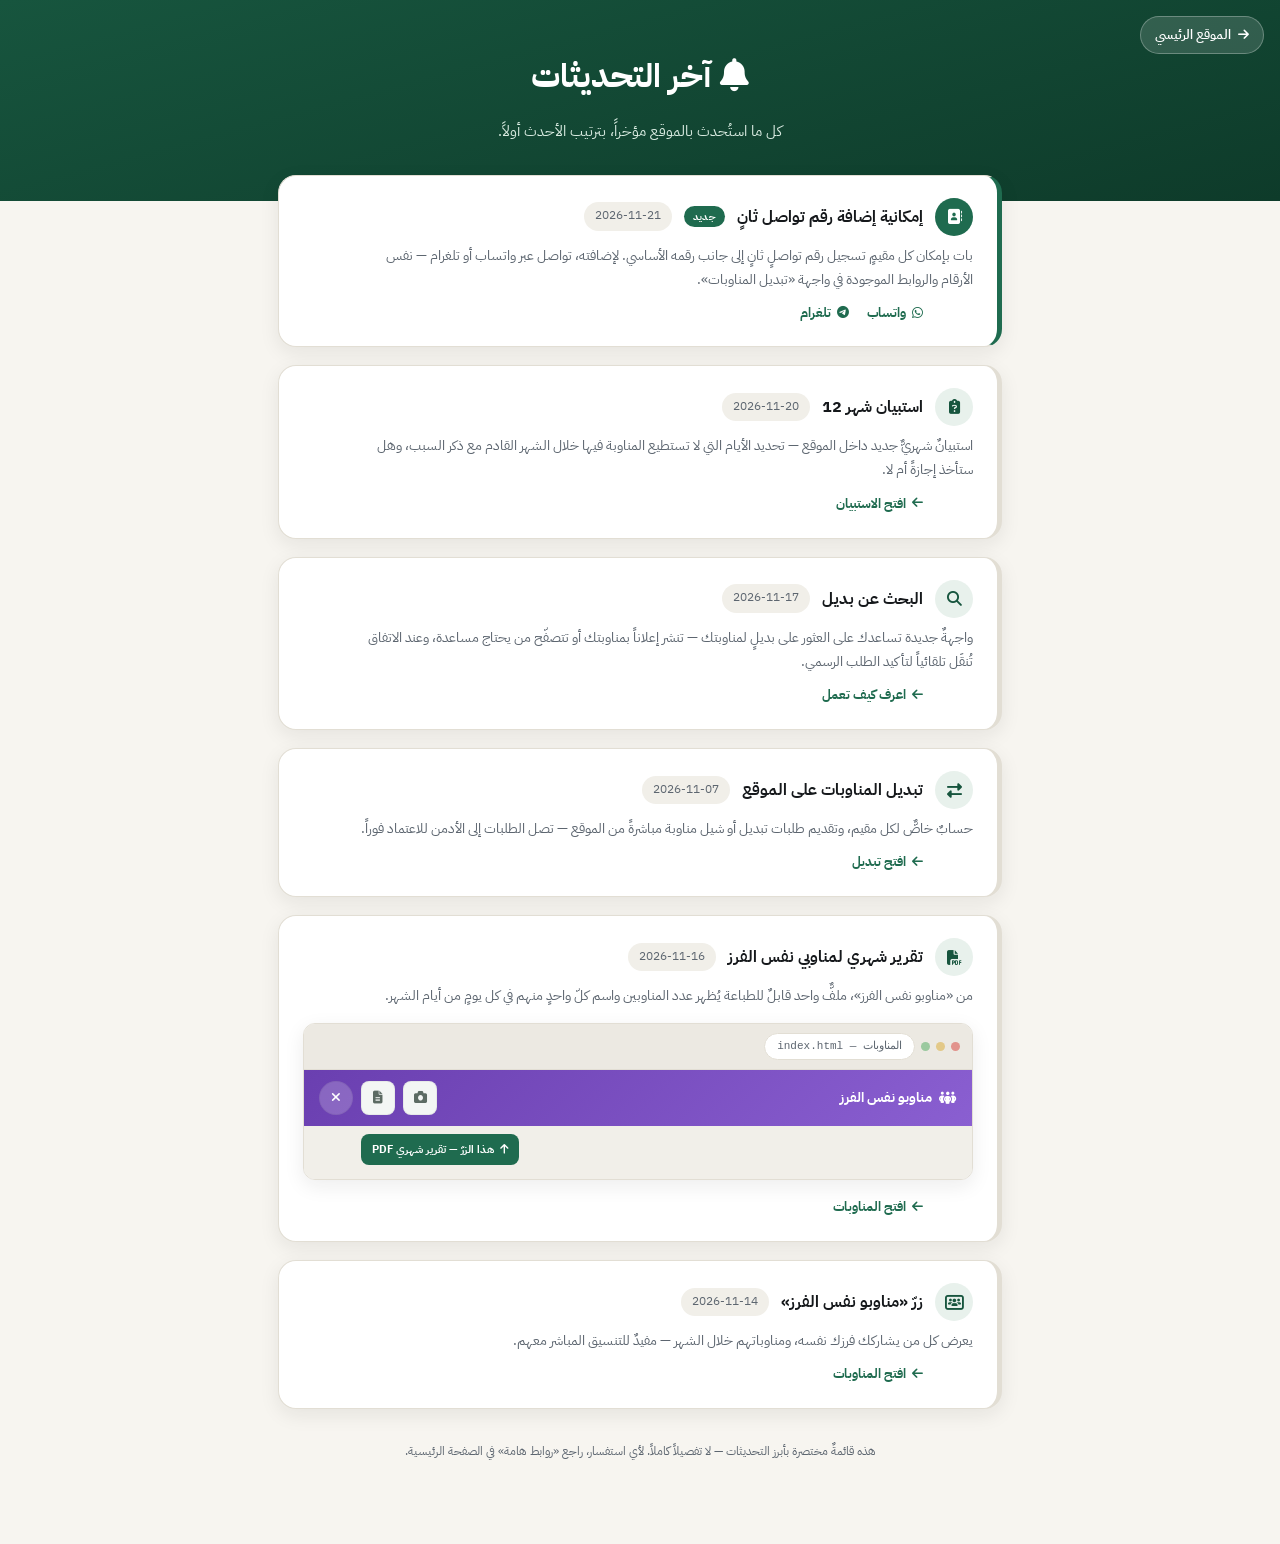
<file: updates.html>
<!DOCTYPE html>
<html lang="ar" dir="rtl">
<head>
<meta charset="UTF-8">
<meta name="viewport" content="width=device-width,initial-scale=1.0">
<title>آخر التحديثات — قسم الأمراض الداخلية</title>
<link rel="icon" type="image/x-icon" href="data:image/svg+xml,<svg xmlns='http://www.w3.org/2000/svg' viewBox='0 0 100 100'><text y='.9em' font-size='90'>🔔</text></svg>">
<link rel="preconnect" href="https://fonts.googleapis.com">
<link rel="preconnect" href="https://fonts.gstatic.com" crossorigin>
<link rel="stylesheet" href="https://cdnjs.cloudflare.com/ajax/libs/font-awesome/6.4.0/css/all.min.css" media="print" onload="this.media='all'">
<link href="https://fonts.googleapis.com/css2?family=IBM+Plex+Sans+Arabic:wght@400;500;600;700&display=swap" rel="stylesheet">
<style>
:root{
  --paper:#f7f5f0; --surface:#fff; --surface-sunk:#f1efe9; --ink:#15181b; --ink-2:#5d6670;
  --rule:#e2ded4; --primary:#1f6b4f; --primary-strong:#17553e; --primary-soft:#e8f1ec;
  --radius:12px; --radius-lg:18px;
  --shadow-md:0 6px 20px rgba(20,24,28,.08); --shadow-lg:0 18px 44px rgba(20,24,28,.14);
}
*{box-sizing:border-box}
body{margin:0;background:var(--paper);color:var(--ink);
  font-family:'IBM Plex Sans Arabic','Segoe UI',Tahoma,sans-serif;font-size:15px;line-height:1.75;
  -webkit-font-smoothing:antialiased}
.num{font-variant-numeric:tabular-nums;direction:ltr;unicode-bidi:isolate;display:inline-block}

.hero{position:relative;overflow:hidden;color:#fff;padding:48px 20px 56px;text-align:center;
  background:linear-gradient(165deg,var(--primary-strong),#0e3b2a)}
.hero h1{margin:0;font-size:clamp(1.6em,4.6vw,2.2em);font-weight:700}
.hero p{margin:12px auto 0;max-width:520px;font-size:1.02em;color:#d9ebe1}
.hero .back{position:absolute;top:16px;inset-inline-start:16px;display:inline-flex;align-items:center;gap:7px;
  color:#fff;text-decoration:none;font-size:12.5px;font-weight:600;background:rgba(255,255,255,.14);
  border:1px solid rgba(255,255,255,.28);border-radius:999px;padding:7px 14px}
.hero .back:hover{background:rgba(255,255,255,.24)}

.wrap{max-width:760px;margin:0 auto;padding:0 18px 70px}
.section{margin-top:-26px;position:relative;z-index:2}

.timeline{list-style:none;margin:0;padding:0}
.t-item{background:var(--surface);border:1px solid var(--rule);border-radius:var(--radius-lg);
  box-shadow:var(--shadow-md);padding:22px 24px;margin-bottom:18px;position:relative;
  border-inline-start:5px solid var(--rule)}
.t-item.latest{border-inline-start-color:var(--primary)}
.t-head{display:flex;align-items:center;gap:12px;flex-wrap:wrap;margin-bottom:8px}
.t-icon{flex:0 0 auto;width:38px;height:38px;border-radius:50%;background:var(--primary-soft);
  color:var(--primary-strong);display:grid;place-items:center;font-size:15px}
.t-item.latest .t-icon{background:var(--primary);color:#fff}
.t-title{font-size:16px;font-weight:700;margin:0}
.t-date{margin-inline-start:auto;font-size:11.5px;color:var(--ink-2);background:var(--surface-sunk);
  border-radius:999px;padding:4px 11px;white-space:nowrap}
.t-new{font-size:10px;font-weight:700;color:#fff;background:var(--primary);border-radius:999px;
  padding:2px 9px;letter-spacing:.3px}
.t-desc{margin:0 0 0 50px;font-size:13.5px;color:var(--ink-2);line-height:1.8}
@media(max-width:480px){.t-desc{margin-inline-start:0}}
.t-link{display:inline-flex;align-items:center;gap:6px;margin-top:10px;margin-inline-start:50px;
  font-size:12.5px;font-weight:700;color:var(--primary);text-decoration:none}
.t-link:hover{text-decoration:underline}
@media(max-width:480px){.t-link{margin-inline-start:0}}
.t-contacts{display:flex;gap:18px;flex-wrap:wrap;margin-top:10px;margin-inline-start:50px}
.t-contacts .t-link{margin-top:0;margin-inline-start:0}
@media(max-width:480px){.t-contacts{margin-inline-start:0}}

.foot-note{text-align:center;font-size:12px;color:var(--ink-2);padding:14px 10px 0}

/* لقطةٌ حقيقية من واجهة «مناوبو نفس الفرز» — نفس ألوان/مكوّنات الموقع
   الفعلية (oncall-raw-modal-head / shift-group-save-btn في styles.css)،
   لا تصويرٌ تقريبيّ. */
.mock-frame{border:1px solid var(--rule);border-radius:12px;overflow:hidden;box-shadow:var(--shadow-md);
  background:#fff;margin:14px 0 6px}
.mock-bar{display:flex;align-items:center;gap:6px;padding:9px 12px;background:#ece9e2;border-bottom:1px solid var(--rule)}
.mock-bar .dot{width:9px;height:9px;border-radius:50%;background:#d7d2c6}
.mock-bar .dot:first-child{background:#e2938c}
.mock-bar .dot:nth-child(2){background:#e3c988}
.mock-bar .dot:nth-child(3){background:#9bc99f}
.mock-bar .url{margin-inline-start:10px;font-size:11px;color:var(--ink-2);background:#fff;border:1px solid var(--rule);
  border-radius:999px;padding:3px 12px;font-family:monospace;direction:ltr}
.sg-head{display:flex;align-items:center;justify-content:space-between;gap:10px;padding:11px 15px;
  background:linear-gradient(135deg,#6a3fb0,#8a5fd1)}
.sg-head h4{margin:0;font-size:14px;display:flex;align-items:center;gap:7px;color:#fff;font-weight:700}
.sg-btns{display:flex;gap:8px;align-items:center}
.sg-btn{width:34px;height:34px;border-radius:8px;background:#f3f6f4;color:#5c6b63;display:grid;place-items:center;
  font-size:13px;border:1px solid rgba(0,0,0,.05)}
.sg-btn-x{background:rgba(255,255,255,.2);color:#fff;border-radius:50%}
.sg-callout-row{display:flex;gap:8px;align-items:flex-start;justify-content:flex-end;padding:8px 15px 14px;
  background:var(--surface-sunk)}
.sg-callout-slot{flex:0 0 34px;display:flex;justify-content:center}
.sg-callout{position:relative;white-space:nowrap;background:var(--primary);color:#fff;font-size:11px;font-weight:700;
  padding:6px 11px;border-radius:8px;display:inline-flex;align-items:center;gap:6px;margin-inline-start:-110px}
.sg-callout i{font-size:11px}
</style>
</head>
<body>

<header class="hero">
  <a class="back" href="index.html"><i class="fas fa-arrow-right"></i> الموقع الرئيسي</a>
  <h1><i class="fas fa-bell"></i> آخر التحديثات</h1>
  <p>كل ما استُحدث بالموقع مؤخراً، بترتيب الأحدث أولاً.</p>
</header>

<div class="wrap">
  <div class="section">
    <ul class="timeline">
      <li class="t-item latest">
        <div class="t-head">
          <div class="t-icon"><i class="fas fa-address-book"></i></div>
          <h2 class="t-title">إمكانية إضافة رقم تواصل ثانٍ</h2>
          <span class="t-new">جديد</span>
          <span class="t-date num">2026-11-21</span>
        </div>
        <p class="t-desc">بات بإمكان كل مقيمٍ تسجيل رقم تواصلٍ ثانٍ إلى جانب رقمه الأساسي. لإضافته، تواصل عبر واتساب أو تلغرام — نفس الأرقام والروابط الموجودة في واجهة «تبديل المناوبات».</p>
        <div class="t-contacts">
          <a class="t-link" href="https://wa.me/963983893299" target="_blank" rel="noopener"><i class="fab fa-whatsapp"></i> واتساب</a>
          <a class="t-link" href="https://t.me/ALI15cha" target="_blank" rel="noopener"><i class="fab fa-telegram"></i> تلغرام</a>
        </div>
      </li>

      <li class="t-item">
        <div class="t-head">
          <div class="t-icon"><i class="fas fa-clipboard-question"></i></div>
          <h2 class="t-title">استبيان شهر 12</h2>
          <span class="t-date num">2026-11-20</span>
        </div>
        <p class="t-desc">استبيانٌ شهريٌّ جديد داخل الموقع — تحديد الأيام التي لا تستطيع المناوبة فيها خلال الشهر القادم مع ذكر السبب، وهل ستأخذ إجازةً أم لا.</p>
        <a class="t-link" href="index.html#survey12"><i class="fas fa-arrow-left"></i> افتح الاستبيان</a>
      </li>

      <li class="t-item">
        <div class="t-head">
          <div class="t-icon"><i class="fas fa-magnifying-glass"></i></div>
          <h2 class="t-title">البحث عن بديل</h2>
          <span class="t-date num">2026-11-17</span>
        </div>
        <p class="t-desc">واجهةٌ جديدة تساعدك على العثور على بديلٍ لمناوبتك — تنشر إعلاناً بمناوبتك أو تتصفّح من يحتاج مساعدة، وعند الاتفاق تُنقَل تلقائياً لتأكيد الطلب الرسمي.</p>
        <a class="t-link" href="swap-find-guide.html"><i class="fas fa-arrow-left"></i> اعرف كيف تعمل</a>
      </li>

      <li class="t-item">
        <div class="t-head">
          <div class="t-icon"><i class="fas fa-right-left"></i></div>
          <h2 class="t-title">تبديل المناوبات على الموقع</h2>
          <span class="t-date num">2026-11-07</span>
        </div>
        <p class="t-desc">حسابٌ خاصٌّ لكل مقيم، وتقديم طلبات تبديل أو شيل مناوبة مباشرةً من الموقع — تصل الطلبات إلى الأدمن للاعتماد فوراً.</p>
        <a class="t-link" href="swap.html"><i class="fas fa-arrow-left"></i> افتح تبديل</a>
      </li>

      <li class="t-item">
        <div class="t-head">
          <div class="t-icon"><i class="fas fa-file-pdf"></i></div>
          <h2 class="t-title">تقرير شهري لمناوبي نفس الفرز</h2>
          <span class="t-date num">2026-11-16</span>
        </div>
        <p class="t-desc">من «مناوبو نفس الفرز»، ملفٌّ واحد قابلٌ للطباعة يُظهر عدد المناوبين واسم كلّ واحدٍ منهم في كل يومٍ من أيام الشهر.</p>

        <div class="mock-frame">
          <div class="mock-bar"><span class="dot"></span><span class="dot"></span><span class="dot"></span>
            <span class="url">index.html — المناوبات</span></div>
          <div class="sg-head">
            <h4><i class="fas fa-people-group"></i> مناوبو نفس الفرز</h4>
            <div class="sg-btns">
              <span class="sg-btn"><i class="fas fa-camera"></i></span>
              <span class="sg-btn sg-btn-target"><i class="fas fa-file-lines"></i></span>
              <span class="sg-btn sg-btn-x"><i class="fas fa-xmark"></i></span>
            </div>
          </div>
          <div class="sg-callout-row">
            <span class="sg-callout-slot"></span>
            <span class="sg-callout-slot"><span class="sg-callout"><i class="fas fa-arrow-up"></i> هذا الزرّ — تقرير شهري PDF</span></span>
            <span class="sg-callout-slot"></span>
          </div>
        </div>

        <a class="t-link" href="index.html#oncall"><i class="fas fa-arrow-left"></i> افتح المناوبات</a>
      </li>

      <li class="t-item">
        <div class="t-head">
          <div class="t-icon"><i class="fas fa-users-rectangle"></i></div>
          <h2 class="t-title">زرّ «مناوبو نفس الفرز»</h2>
          <span class="t-date num">2026-11-14</span>
        </div>
        <p class="t-desc">يعرض كل من يشاركك فرزك نفسه، ومناوباتهم خلال الشهر — مفيدٌ للتنسيق المباشر معهم.</p>
        <a class="t-link" href="index.html#oncall"><i class="fas fa-arrow-left"></i> افتح المناوبات</a>
      </li>
    </ul>
    <p class="foot-note">هذه قائمةٌ مختصرة بأبرز التحديثات — لا تفصيلاً كاملاً. لأي استفسار، راجع «روابط هامة» في الصفحة الرئيسية.</p>
  </div>
</div>

</body>
</html>
</file>
<file: survey.css>
/* ═══════════════════════════════════════════════════════════════════════════
   استبيان المناوبات — أنماط صفحتَي النتائج (العامة ولوحة الإدارة).

   الرموز اللونية أدناه **منسوخة من `styles.css`** عمداً حتى تعمل الصفحتان
   وحدهما (من القرص أو من أي مجلّد) دون تحميل ملفّ الأنماط الكامل. إن تغيّرت
   لوحة الموقع، غيّرها هنا أيضاً — ولا تكتب لوناً خارج هذه الرموز.

   القواعد التي يلتزم بها هذا الملف، وهي نفسها قواعد الموقع:
     · لا تدرّجات زخرفية · لا زجاج ضبابي · لا ظلّ تحت البطاقات.
     · الحدّ الشعري (1px) هو ما يفصل، لا الظلّ.
     · كل رقم بأرقام لاتينية مصفوفة (tabular) واتجاه LTR معزول.
   ═══════════════════════════════════════════════════════════════════════════ */

:root{
  --paper:#f6f4ef; --surface:#ffffff; --surface-sunk:#efece5;
  --ink:#15181b; --ink-2:#59616b; --rule:#ddd8cd; --rule-soft:#e9e5dc;
  --primary:#14563f; --primary-strong:#0e3f2e; --primary-soft:#e4efe9;
  --signal:#a62b22; --signal-soft:#f7e9e7;
  --ochre:#9a6b15; --ochre-soft:#f6efdf;
  --header-bg:#12352a; --header-gold:#e3c47f;
  --radius:12px; --radius-sm:8px; --radius-full:999px;
  --font:'IBM Plex Sans Arabic','Segoe UI',Tahoma,sans-serif;
}
body.dark-mode{
  --paper:#161814; --surface:#1e211c; --surface-sunk:#252822;
  --ink:#ece7dc; --ink-2:#a3a094; --rule:#333730; --rule-soft:#2b2e28;
  --primary:#74ab8c; --primary-strong:#93c4a7; --primary-soft:#1f2f26;
  --signal:#dd8674; --signal-soft:#33221d;
  --ochre:#d5a55e; --ochre-soft:#31281a;
  --header-bg:#12140f; --header-gold:#d5a55e;
}

*{box-sizing:border-box}
html{scroll-behavior:smooth}
body{margin:0;background:var(--paper);color:var(--ink);font-family:var(--font);
  font-size:15px;line-height:1.75;-webkit-font-smoothing:antialiased;
  text-rendering:optimizeLegibility}
:focus-visible{outline:2px solid var(--primary);outline-offset:2px;border-radius:4px}
@media (prefers-reduced-motion:reduce){*{transition:none!important;animation:none!important}}

/* الأرقام: لاتينية، مصفوفة العرض، ومعزولة الاتجاه حتى لا تنقلب داخل جملة عربية */
.num{font-variant-numeric:tabular-nums;font-feature-settings:"tnum" 1;
  direction:ltr;unicode-bidi:isolate;display:inline-block}

/* ─────────────────────────────────────────────────────────────── الترويسة */
.hero{position:relative;isolation:isolate;overflow:hidden;color:#fff;
  padding:clamp(34px,7vh,60px) 20px clamp(26px,5vh,40px);text-align:center;
  background:var(--header-bg)}
.hero-bg{position:absolute;inset:0;width:100%;height:100%;object-fit:cover;
  object-position:center 42%;z-index:-2}
.hero::before{content:'';position:absolute;inset:0;z-index:-1;
  background:linear-gradient(180deg,rgba(10,26,20,.58) 0%,rgba(8,22,17,.9) 100%)}
.hero-kicker{font-size:11.5px;font-weight:700;letter-spacing:3px;
  color:var(--header-gold);text-transform:uppercase}
.hero h1{margin:8px 0 0;font-size:clamp(1.45em,4.4vw,2.05em);font-weight:700;
  letter-spacing:-.4px;line-height:1.35}
.hero .dept{margin-top:9px;font-size:.92em;opacity:.88}
.hero-meta{margin-top:18px;display:flex;flex-wrap:wrap;gap:8px;justify-content:center}
.hero-pill{display:inline-flex;align-items:center;gap:7px;padding:7px 14px;
  background:rgba(255,255,255,.12);border:1px solid rgba(255,255,255,.22);
  border-radius:var(--radius-full);font-size:12.5px;font-weight:600;color:#fff}
.hero-pill i{font-size:11px;color:var(--header-gold)}
button.hero-pill{cursor:pointer;font-family:inherit;transition:background .16s}
button.hero-pill:hover{background:rgba(255,255,255,.22)}
.hero-tools{position:absolute;top:14px;inset-inline-start:14px;display:flex;gap:8px;z-index:2}
.icon-btn{width:38px;height:38px;border-radius:50%;cursor:pointer;
  background:rgba(255,255,255,.13);border:1px solid rgba(255,255,255,.24);
  color:#fff;font-size:14px;display:grid;place-items:center;transition:background .16s}
.icon-btn:hover{background:rgba(255,255,255,.26)}

/* ───────────────────────────────────────────────────────────────── التخطيط */
.wrap{max-width:1000px;margin:0 auto;padding:24px 16px 80px}
.card{background:var(--surface);border:1px solid var(--rule);border-radius:var(--radius);
  padding:20px 20px 22px;margin-bottom:16px}
.card.flush{padding:0;overflow:hidden}

.sec-head{display:flex;align-items:flex-end;justify-content:space-between;gap:12px;
  flex-wrap:wrap;margin-bottom:18px;padding-bottom:12px;border-bottom:1px solid var(--rule)}
.sec-head h2{margin:0;font-size:1.05em;font-weight:700;letter-spacing:-.2px}
.sec-head h2 i{color:var(--primary);font-size:.86em;margin-inline-end:7px}
.sec-head .hint{font-size:12px;color:var(--ink-2);font-weight:500}
.sec-note{margin:-6px 0 16px;font-size:12.3px;color:var(--ink-2)}

/* ───────────────────────────────────────────────── شريط الأرقام (stat band) */
.band{display:grid;grid-template-columns:repeat(4,1fr);
  border:1px solid var(--rule);border-radius:var(--radius);
  background:var(--surface);overflow:hidden;margin-bottom:16px}
.band-cell{padding:18px 16px 16px;text-align:center;border-inline-start:1px solid var(--rule-soft)}
.band-cell:first-child{border-inline-start:0}
.band-label{font-size:11.5px;font-weight:700;color:var(--ink-2);letter-spacing:.3px}
.band-value{margin-top:6px;font-size:clamp(1.7em,4.6vw,2.2em);font-weight:700;
  line-height:1.1;color:var(--ink)}
.band-value .unit{font-size:.44em;font-weight:600;color:var(--ink-2);margin-inline-start:3px}
.band-sub{margin-top:5px;font-size:11.5px;color:var(--ink-2)}
@media(max-width:700px){
  .band{grid-template-columns:repeat(2,1fr)}
  .band-cell:nth-child(3){border-inline-start:0}
  .band-cell:nth-child(n+3){border-top:1px solid var(--rule-soft)}
}

/* ───────────────────────────────────────────────── شريط نسبة (فئتان أو ثلاث) */
.split{display:flex;height:14px;border-radius:7px;overflow:hidden;background:var(--surface-sunk);
  gap:2px;margin:4px 0 12px}
.split span{display:block;min-width:2px}
.split .s-easy{background:var(--primary)}
.split .s-hard{background:var(--ochre)}
.split .s-none{background:var(--rule)}
.legend{display:flex;flex-wrap:wrap;gap:8px 18px;font-size:12.3px;color:var(--ink-2)}
.legend b{color:var(--ink)}
.legend i.sw{width:11px;height:11px;border-radius:3px;display:inline-block;
  vertical-align:-1px;margin-inline-end:6px}
.sw-easy{background:var(--primary)}
.sw-hard{background:var(--ochre)}
.sw-none{background:var(--rule)}

/* ─────────────────────────────────────────────────────────────── كتل النصّ */
.two-col{display:grid;grid-template-columns:1fr 1fr;gap:16px}
@media(max-width:760px){.two-col{grid-template-columns:1fr}}

.empty{padding:26px 14px;text-align:center;color:var(--ink-2);font-size:13.4px;
  background:var(--surface-sunk);border-radius:var(--radius-sm)}

/* ──────────────────────────────────────────────────── الحالة: نجاح أو عطل */
.status{display:none;align-items:flex-start;gap:10px;padding:13px 15px;margin-bottom:16px;
  border:1px solid var(--signal);background:var(--signal-soft);color:var(--ink);
  border-radius:var(--radius);font-size:13.2px;line-height:1.7}
.status.show{display:flex}
.status i{color:var(--signal);margin-top:3px}
.status.warn{border-color:var(--ochre);background:var(--ochre-soft)}
.status.warn i{color:var(--ochre)}
.status b{display:block;margin-bottom:2px}

.skeleton{padding:60px 20px;text-align:center;color:var(--ink-2);font-size:14px}
.skeleton i{font-size:26px;color:var(--primary);display:block;margin-bottom:12px;
  animation:spin 1.1s linear infinite}
@keyframes spin{to{transform:rotate(360deg)}}

/* ─────────────────────────────────────────────────────────────────── تذييل */
.foot{max-width:1000px;margin:0 auto;padding:0 16px 44px;color:var(--ink-2);font-size:12.4px;
  text-align:center;line-height:1.9}
.foot a{color:var(--primary);font-weight:700;text-decoration:none}
.foot a:hover{text-decoration:underline}
.foot .privacy{display:inline-flex;align-items:center;gap:7px;padding:8px 14px;
  border:1px solid var(--rule);border-radius:var(--radius-full);background:var(--surface);
  margin-bottom:12px}
.foot .privacy i{color:var(--primary)}

/* ═════════════════ بطاقة الفرز وبطاقة المناوبة: متوسطٌ وتوزيعٌ معاً ═══════
   المتوسط وحده يكذب: فرزٌ متوسطه ٦ قد يكون ستّةً عند الجميع، وقد يكون نصفهم
   عند ٣ ونصفهم عند ٩. لذلك كل تقييم هنا متوسطٌ **وتوزيعٌ كامل ١..١٠**،
   وفوق كل عمود عدده مكتوباً — فالرقم هو الأصل واللون تأكيد. */

.rc-grid{display:grid;grid-template-columns:repeat(auto-fill,minmax(340px,1fr));gap:14px}
.rc-grid.duties{grid-template-columns:repeat(auto-fill,minmax(310px,1fr))}
@media(max-width:560px){.rc-grid,.rc-grid.duties{grid-template-columns:1fr}}

.rc{background:var(--surface);border:1px solid var(--rule);border-radius:var(--radius);
  padding:14px 15px 13px;display:flex;flex-direction:column;gap:12px}
.rc.dim{opacity:.55}
.rc-head{display:flex;align-items:baseline;gap:10px;flex-wrap:wrap;
  padding-bottom:10px;border-bottom:1px solid var(--rule-soft)}
.rc-name{margin:0;font-size:15px;font-weight:700;letter-spacing:-.2px}
.rc-people{margin-inline-start:auto;font-size:11.6px;color:var(--ink-2);white-space:nowrap}
.rc-people b{color:var(--ink);font-weight:700}

/* مؤشّر الصعوبة — الرقم الذي يُبنى عليه حساب عبء الطبيب، فيأخذ حجمه.
   ومعه عدد أصواته: رقمٌ بلا عدده يُقرأ حقيقةً وهو تقدير. */
.rc-index{display:inline-flex;align-items:baseline;gap:6px;
  padding:2px 10px;border-radius:var(--radius-full);
  background:var(--ochre-soft);border:1px solid var(--ochre);white-space:nowrap}
/* 19px عمداً لا 17: الأوكر على أرضيته **4.08** بالقياس، وهو راسبٌ لنصٍّ
   عادي (يلزمه 4.5). و19px بوزن 700 «نصّ كبير» فيكفيه 3.0 — والرقم يستحقّ
   حجمه أصلاً، فهو خلاصة البطاقة. */
.rc-index b{font-size:19px;font-weight:700;color:var(--ochre);letter-spacing:-.4px}
.rc-index i{font-style:normal;font-size:10.6px;color:var(--ink-2)}

.rb{display:flex;flex-direction:column;gap:7px}
.rb-head{display:flex;align-items:baseline;gap:8px}
.rb-tag{font-size:11.2px;font-weight:700;padding:3px 9px;border-radius:var(--radius-full);
  border:1px solid transparent;white-space:nowrap}
.rb-tag.now{background:var(--primary-soft);color:var(--primary-strong);border-color:var(--primary)}
.rb-tag.ever{background:var(--ochre-soft);color:var(--ochre);border-color:var(--ochre)}
.rb-avg{margin-inline-start:auto;font-size:26px;font-weight:700;line-height:1}
.rb.now .rb-avg{color:var(--primary-strong)}
.rb.ever .rb-avg{color:var(--ochre)}
.rb-of{font-size:11.5px;color:var(--ink-2);font-weight:600}
.rb-none{margin:0;font-size:12.2px;color:var(--ink-2);padding:10px 12px;
  background:var(--surface-sunk);border-radius:var(--radius-sm)}
.rb-meta{display:flex;flex-wrap:wrap;gap:4px 12px;font-size:11.3px;color:var(--ink-2)}
.rb-meta b{color:var(--ink);font-weight:700}

.dist{display:grid;grid-template-columns:repeat(10,1fr);gap:3px;align-items:end;height:62px}
.dist-col{display:flex;flex-direction:column;justify-content:flex-end;height:100%;gap:3px}
.dist-n{font-size:10px;font-weight:700;color:var(--ink-2);text-align:center;height:13px;
  font-variant-numeric:tabular-nums}
.dist-bar{display:block;background:var(--primary);border-top-left-radius:3px;
  border-top-right-radius:3px;min-height:2px;transition:opacity .15s}
.rb.ever .dist-bar{background:var(--ochre)}
.dist-col.zero .dist-bar{background:var(--rule)}
.dist-col:hover .dist-bar{opacity:.72}
.dist-axis{display:grid;grid-template-columns:repeat(10,1fr);gap:3px;margin-top:5px;
  padding-top:5px;border-top:1px solid var(--rule-soft)}
.dist-axis span{text-align:center;font-size:9.8px;font-weight:600;color:var(--ink-2);
  font-variant-numeric:tabular-nums}
.dist-axis span.hot{color:var(--signal)}

.col-key{display:inline-flex;align-items:center;gap:6px;font-size:11.6px;color:var(--ink-2)}
.col-key i{width:10px;height:10px;border-radius:3px;display:inline-block}
.col-key.now i{background:var(--primary)}
.col-key.ever i{background:var(--ochre)}

.tail{margin-top:14px;padding-top:12px;border-top:1px solid var(--rule);
  font-size:12.3px;color:var(--ink-2);line-height:1.9}
.tail b{color:var(--ink)}
.tail .raw{display:inline-block;padding:2px 9px;margin:3px 3px 0 0;border:1px solid var(--rule);
  border-radius:var(--radius-full);background:var(--surface);font-size:11.6px}

/* ═══════════════════════════════ ما يلي للوحة الإدارة وحدها ═══════════════ */

/* بوّابة الرمز */
.gate{max-width:420px;margin:12vh auto;padding:0 18px}
.gate .card{text-align:center;padding:30px 24px}
.gate i.lock{font-size:30px;color:var(--primary);margin-bottom:14px;display:block}
.gate h2{margin:0 0 6px;font-size:1.1em}
.gate p{margin:0 0 18px;font-size:12.8px;color:var(--ink-2)}
.gate input{width:100%;height:46px;padding:0 14px;text-align:center;letter-spacing:4px;
  border:1px solid var(--rule);border-radius:var(--radius);background:var(--paper);
  color:var(--ink);font-family:inherit;font-size:16px;font-weight:700}
.gate input:focus{outline:none;border-color:var(--primary);box-shadow:0 0 0 3px var(--primary-soft)}
.gate button{width:100%;height:46px;margin-top:12px;border:0;border-radius:var(--radius);
  background:var(--primary);color:#fff;font-family:inherit;font-size:15px;font-weight:700;cursor:pointer}
.gate button:hover{background:var(--primary-strong)}
.gate .err{margin-top:10px;font-size:12.5px;color:var(--signal);font-weight:600;min-height:18px}
.gate .note{margin-top:16px;font-size:11.5px;color:var(--ink-2);line-height:1.8}

/* شريط الأدوات: بحث + مرشّحات */
.toolbar{display:flex;flex-wrap:wrap;gap:10px;align-items:center;margin-bottom:16px}
.search{position:relative;flex:1 1 240px}
.search i{position:absolute;inset-inline-start:13px;top:50%;transform:translateY(-50%);
  color:var(--ink-2);font-size:13px;pointer-events:none}
.search input{width:100%;height:42px;padding-inline:38px 14px;border:1px solid var(--rule);
  border-radius:var(--radius);background:var(--surface);color:var(--ink);
  font-family:inherit;font-size:14px;font-weight:600}
.search input:focus{outline:none;border-color:var(--primary);box-shadow:0 0 0 3px var(--primary-soft)}
select.picker{height:42px;padding:0 14px;border:1px solid var(--rule);border-radius:var(--radius);
  background:var(--surface);color:var(--ink);font-family:inherit;font-size:13.5px;font-weight:600;cursor:pointer}
.chips{display:flex;flex-wrap:wrap;gap:7px}
.chip{padding:8px 14px;border:1px solid var(--rule);border-radius:var(--radius-full);
  background:var(--surface);color:var(--ink-2);font-family:inherit;font-size:12.6px;
  font-weight:700;cursor:pointer;transition:all .15s}
.chip:hover{border-color:var(--primary);color:var(--primary)}
.chip.on{background:var(--primary);border-color:var(--primary);color:#fff}
.chip .n{font-variant-numeric:tabular-nums;opacity:.7;font-size:11.6px}

/* بطاقة طلب */
.req{border:1px solid var(--rule);border-radius:var(--radius);background:var(--surface);
  padding:16px 17px 14px;margin-bottom:12px}
.req-head{display:flex;align-items:center;gap:10px;flex-wrap:wrap;
  padding-bottom:11px;margin-bottom:12px;border-bottom:1px solid var(--rule-soft)}
.req-name{font-size:14.6px;font-weight:700}
.req-abbr{font-size:12px;color:var(--ink-2);font-weight:600}
.req-phone{margin-inline-start:auto;display:inline-flex;align-items:center;gap:7px;font-size:12.5px}
.req-phone a{color:var(--primary-strong);font-weight:700;text-decoration:none;
  direction:ltr;unicode-bidi:isolate}
.req-phone button{border:1px solid var(--rule);background:var(--surface);color:var(--ink-2);
  border-radius:7px;width:28px;height:26px;cursor:pointer;font-size:11px}
.req-phone button:hover{border-color:var(--primary);color:var(--primary)}
.req-when{font-size:11.5px;color:var(--ink-2)}
.tag{display:inline-flex;align-items:center;gap:5px;padding:3px 10px;border-radius:var(--radius-full);
  font-size:11.5px;font-weight:700;border:1px solid transparent}
.tag.easy{background:var(--primary-soft);color:var(--primary-strong);border-color:var(--primary)}
.tag.hard{background:var(--ochre-soft);color:var(--ochre);border-color:var(--ochre)}
.tag.plain{background:var(--surface-sunk);color:var(--ink-2);border-color:var(--rule)}

.field{margin-bottom:11px}
.field:last-child{margin-bottom:0}
.field-l{font-size:11.4px;font-weight:700;color:var(--ink-2);letter-spacing:.2px;margin-bottom:3px}
.field-l i{margin-inline-end:5px;color:var(--primary)}
.field-v{font-size:13.6px;line-height:1.85;white-space:pre-wrap;word-break:break-word;
  padding:9px 12px;background:var(--surface-sunk);border-radius:var(--radius-sm);
  border-inline-start:3px solid var(--rule)}
.field.pick .field-v{border-inline-start-color:var(--primary)}
.field.days .field-v{border-inline-start-color:var(--ochre)}
.field.prob .field-v{border-inline-start-color:var(--signal)}

/* الجدول الكامل */
.table-scroll{overflow-x:auto;-webkit-overflow-scrolling:touch}
table.grid{width:100%;border-collapse:collapse;font-size:13px;min-width:760px}
table.grid th,table.grid td{padding:10px 12px;text-align:start;border-bottom:1px solid var(--rule-soft);
  white-space:nowrap}
table.grid th{position:sticky;top:0;background:var(--surface-sunk);font-size:11.6px;
  font-weight:700;color:var(--ink-2);z-index:1;border-bottom:1px solid var(--rule)}
table.grid tbody tr:hover{background:var(--surface-sunk)}
table.grid td.wrap{white-space:normal;min-width:240px;max-width:360px;line-height:1.7}
table.grid td.n{font-variant-numeric:tabular-nums;font-weight:700}

.btn{display:inline-flex;align-items:center;gap:7px;height:38px;padding:0 15px;
  border:1px solid var(--rule);border-radius:var(--radius-sm);background:var(--surface);
  color:var(--ink);font-family:inherit;font-size:12.8px;font-weight:700;cursor:pointer;transition:all .15s}
.btn:hover{border-color:var(--primary);color:var(--primary);background:var(--primary-soft)}
.btn i{font-size:11.5px}

@media print{
  .hero-tools,.toolbar,.btn,.icon-btn{display:none!important}
  body{background:#fff}
  .card,.req{break-inside:avoid;border-color:#ccc}
}

/* ═══════════════════════════ ترتيب الأطباء
   «حصيلة الفروز» في الصفحة العامة و«عبء الفروز» في اللوحة — جدولٌ واحد
   بأصنافٍ واحدة. الأعمدة الأربعة معروضة كلّها — أشهر · مجموع · متوسّط ·
   فرق — فالترتيب يُراجَع ولا يُصدَّق: رقمٌ واحد بلا ما بُني عليه يُقبل
   بالثقة لا بالفحص. */
.bd-note{margin:0 0 12px;font-size:12.4px;line-height:1.75;color:var(--ink-2)}
.bd-note b{color:var(--ink);font-weight:700}
.bd-wrap{overflow-x:auto}
.bd{width:100%;border-collapse:collapse;font-size:13px}
.bd th{text-align:start;font-size:11.4px;font-weight:700;color:var(--ink-2);
  padding:7px 8px;border-bottom:1px solid var(--rule);white-space:nowrap}
.bd td{padding:7px 8px;border-bottom:1px solid var(--rule-soft)}
.bd tbody tr:hover{background:var(--surface-sunk)}
.bd .num{font-variant-numeric:tabular-nums;direction:ltr;unicode-bidi:isolate;
  text-align:end;white-space:nowrap}
/* ❗ `.num` العامّة تضع display:inline-block — وهو يُخرج الخليّة من الجدول،
   فتصير أرقام الصفّ صندوقاً واحداً لا تحاذي رؤوس الأعمدة. تُعاد هنا خليّةً.
   (كان الجدولان — العامّ واللوحة — مائلَي الأعمدة بسبب هذا وحده.) */
.bd td.num,.bd th.num{display:table-cell}
.bd-abbr{font-size:11px;color:var(--ink-2)}
.bd-skip{font-style:normal;font-size:10.5px;color:var(--signal);margin-inline-start:3px}
.bd-dev{font-weight:700}
/* الاتجاه بلونٍ خفيف على الرقم وحده — لا أرضية ملوّنة للصفّ:
   الصفّ الملوّن يجعل الجدول لافتةً، والرقم هو الخبر. */
.bd-hard .bd-dev,.bd-hard .bd-avg,b.bd-hard,.bd-hs.bd-hard{color:var(--signal)}
.bd-easy .bd-dev,.bd-easy .bd-avg,b.bd-easy,.bd-hs.bd-easy{color:var(--primary)}
.bd-avg{font-weight:700;font-size:13.4px}
/* «ليس صدفة» — يتجاوز ضعف الانحراف المعياري. خطٌّ جانبي لا صراخ.
   والإزاحة سالبة: ظلّ inset يقيس بالفيزيائي، والبداية في RTL هي اليمين. */
.bd-strong td:first-child{box-shadow:inset -3px 0 0 var(--ochre)}
/* الاسم لا يُكسر إلى كلمةٍ في السطر على الهاتف — الجدول يُمرَّر أفقياً
   داخل .bd-wrap، وصفٌّ بارتفاع أربعة أسطر يُفقد الجدولَ قابليةَ المسح. */
.bd td:nth-child(2){white-space:nowrap}
@media(max-width:560px){.bd{font-size:12.2px}.bd th,.bd td{padding:7px 6px}}
/* على الهاتف يبقى عمودان خارج الشاشة، ولا شريطَ تمرير مرئياً يقول ذلك. */
.bd-hint{display:none}
@media(max-width:560px){.bd-hint{display:block;margin:8px 0 0;font-size:11.4px;
  color:var(--ink-2)}
/* ❗ لوحة الفروز تعيش داخل خليّةٍ عرضها عرضُ الجدول (377px)، والمرئي منه
   301px — فلو تركت على عرضها لخرج عمود الصعوبة عن الشاشة، وهو الخبر كلّه.
   تُقاس بـvw لا بالنسبة المئوية: النسبة تعود إلى الجدول لا إلى الشاشة. */
.bd-hist{width:min(100%,calc(100vw - 112px));max-width:none;
  margin-inline-start:10px;gap:0 12px;padding:4px 10px 8px;font-size:12px}
.bd-hm{font-size:11px}}
/* ── صفّ الطبيب يُفتح على فروزه ───────────────────────────────────────── */
.bd-row{cursor:pointer}
.bd-row:focus-visible{outline:2px solid var(--primary);outline-offset:-2px}
.bd-caret{font-size:9.5px;color:var(--ink-2);margin-inline-end:5px;
  transition:transform .15s ease;display:inline-block}
.bd-row[aria-expanded="true"] .bd-caret{transform:rotate(-90deg);color:var(--primary)}
.bd-row[aria-expanded="true"]{background:var(--surface-sunk)}
.bd-detail>td{padding:0 8px 12px;background:var(--surface-sunk)}
/* شبكةٌ من ثلاثة أعمدة لا رقاقاتٍ ملتفّة: الرقاقات كانت تُجاور ثلاثة أطوالٍ
   مختلفة في كل واحدة، فتقفز العين. والشبكة تصفّ الأشهر تحت بعضها والدرجات
   تحت بعضها — عمودان يُقرآن مسحاً واحداً. */
.bd-hist{display:grid;grid-template-columns:auto 1fr auto;
  gap:0 18px;max-width:390px;margin-inline-start:22px;
  border:1px solid var(--rule);border-radius:var(--radius);
  background:var(--surface);padding:4px 12px 8px;font-size:12.6px}
.bd-hhead{display:contents}
.bd-hhead span{font-size:10.2px;font-weight:700;color:var(--ink-2);
  padding:7px 0 5px;border-bottom:1px solid var(--rule);letter-spacing:.2px}
.bd-hhead span:last-child{text-align:end}
.bd-hrow{display:contents}
.bd-hrow>span{padding:6px 0;border-bottom:1px solid var(--rule-soft)}
.bd-hrow:last-child>span{border-bottom:0}
.bd-hm{color:var(--ink-2);font-size:11.6px;white-space:nowrap}
.bd-hr{color:var(--ink);font-weight:600}
.bd-hs{text-align:end;font-weight:700;font-size:13px;white-space:nowrap}
/* الشهر بلا تقييم يبقى ظاهراً — أن ترى أنك داومت «غير محدد» نصفُ الجواب. */
.bd-hrow.is-none>span{opacity:.72}
.bd-none{font-weight:500;font-size:10.8px;color:var(--ink-2)}
.bd-solo{margin-top:26px;padding-top:20px;border-top:2px solid var(--rule)}
.bd-solo h3{margin:0 0 8px;font-size:14.6px;font-weight:700;color:var(--ink);
  display:flex;align-items:center;gap:8px}
.bd-solo h3 i{color:var(--ochre);font-size:13px}
.bd-solo[hidden]{display:none}
.bd-more{margin-top:12px;display:flex;align-items:center;gap:10px;flex-wrap:wrap}
.bd-more .chip[hidden]{display:none}
.bd-count{font-size:11.8px;color:var(--ink-2)}
/* حقل البحث — لأن اللائحة تتجاوز المئتين، وأكثر من يفتحها يبحث عن نفسه. */
.bd-find{position:relative;margin:0 0 12px;max-width:320px}
.bd-find i{position:absolute;inset-inline-start:13px;top:50%;transform:translateY(-50%);
  font-size:12px;color:var(--ink-2);pointer-events:none}
.bd-find input{width:100%;height:40px;padding:0 14px 0 14px;padding-inline-start:34px;
  border:1px solid var(--rule);border-radius:var(--radius);background:var(--surface);
  color:var(--ink);font-family:inherit;font-size:13px}
.bd-find input:focus{outline:none;border-color:var(--primary);
  box-shadow:0 0 0 3px color-mix(in srgb,var(--primary) 18%,transparent)}
.bd-find input::placeholder{color:var(--ink-2)}
</file>
